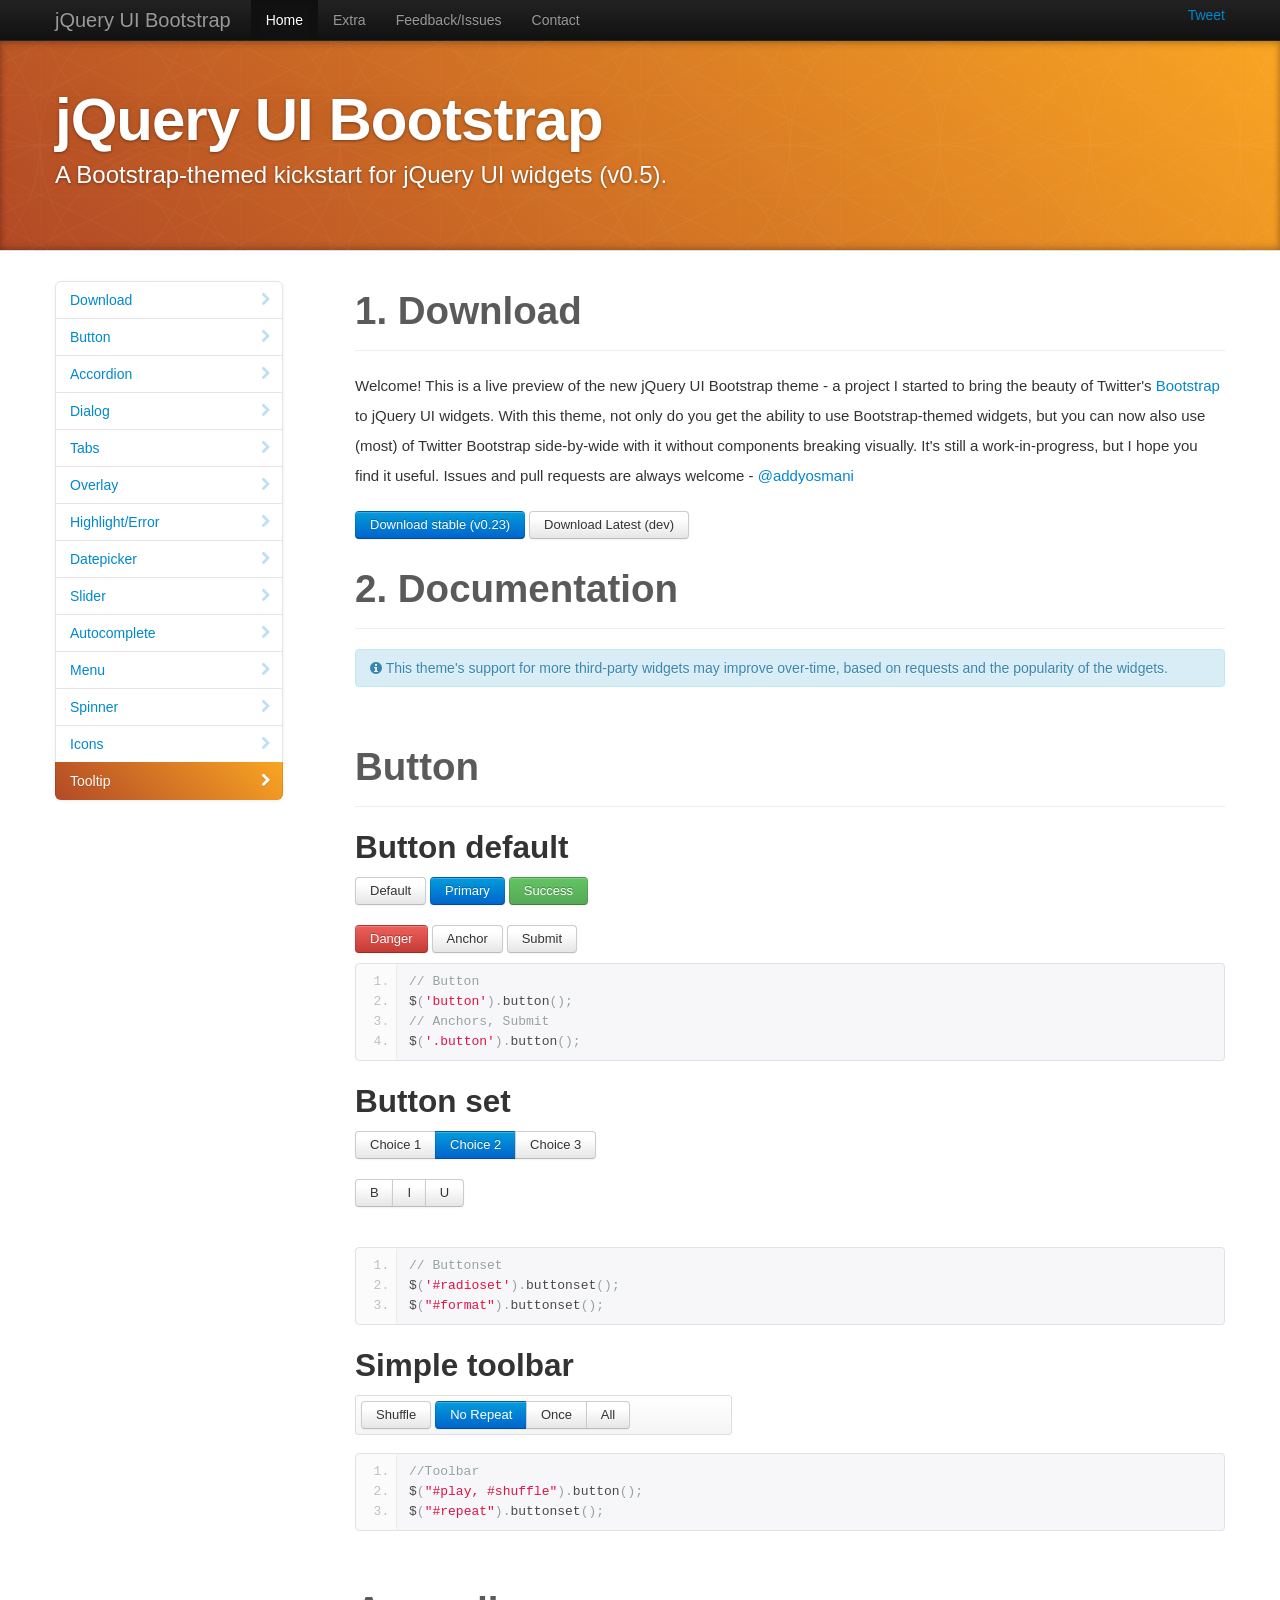
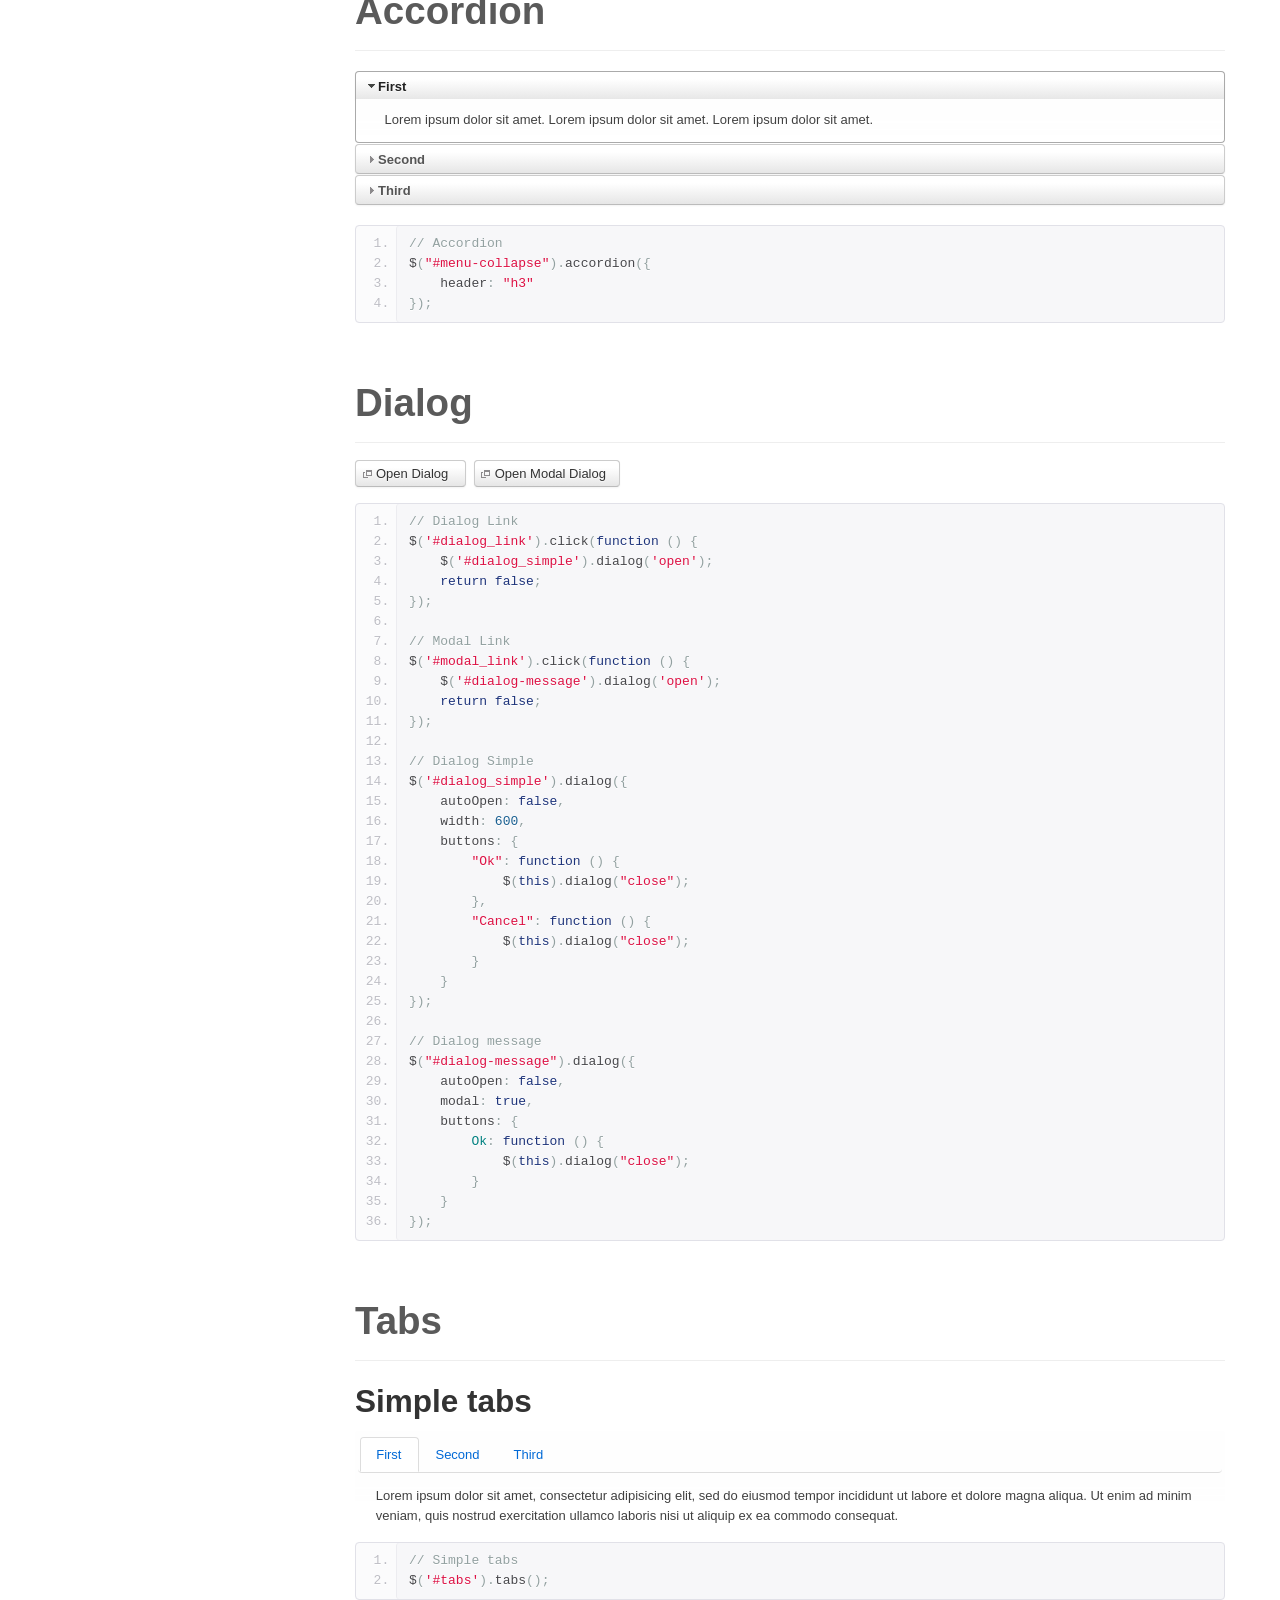
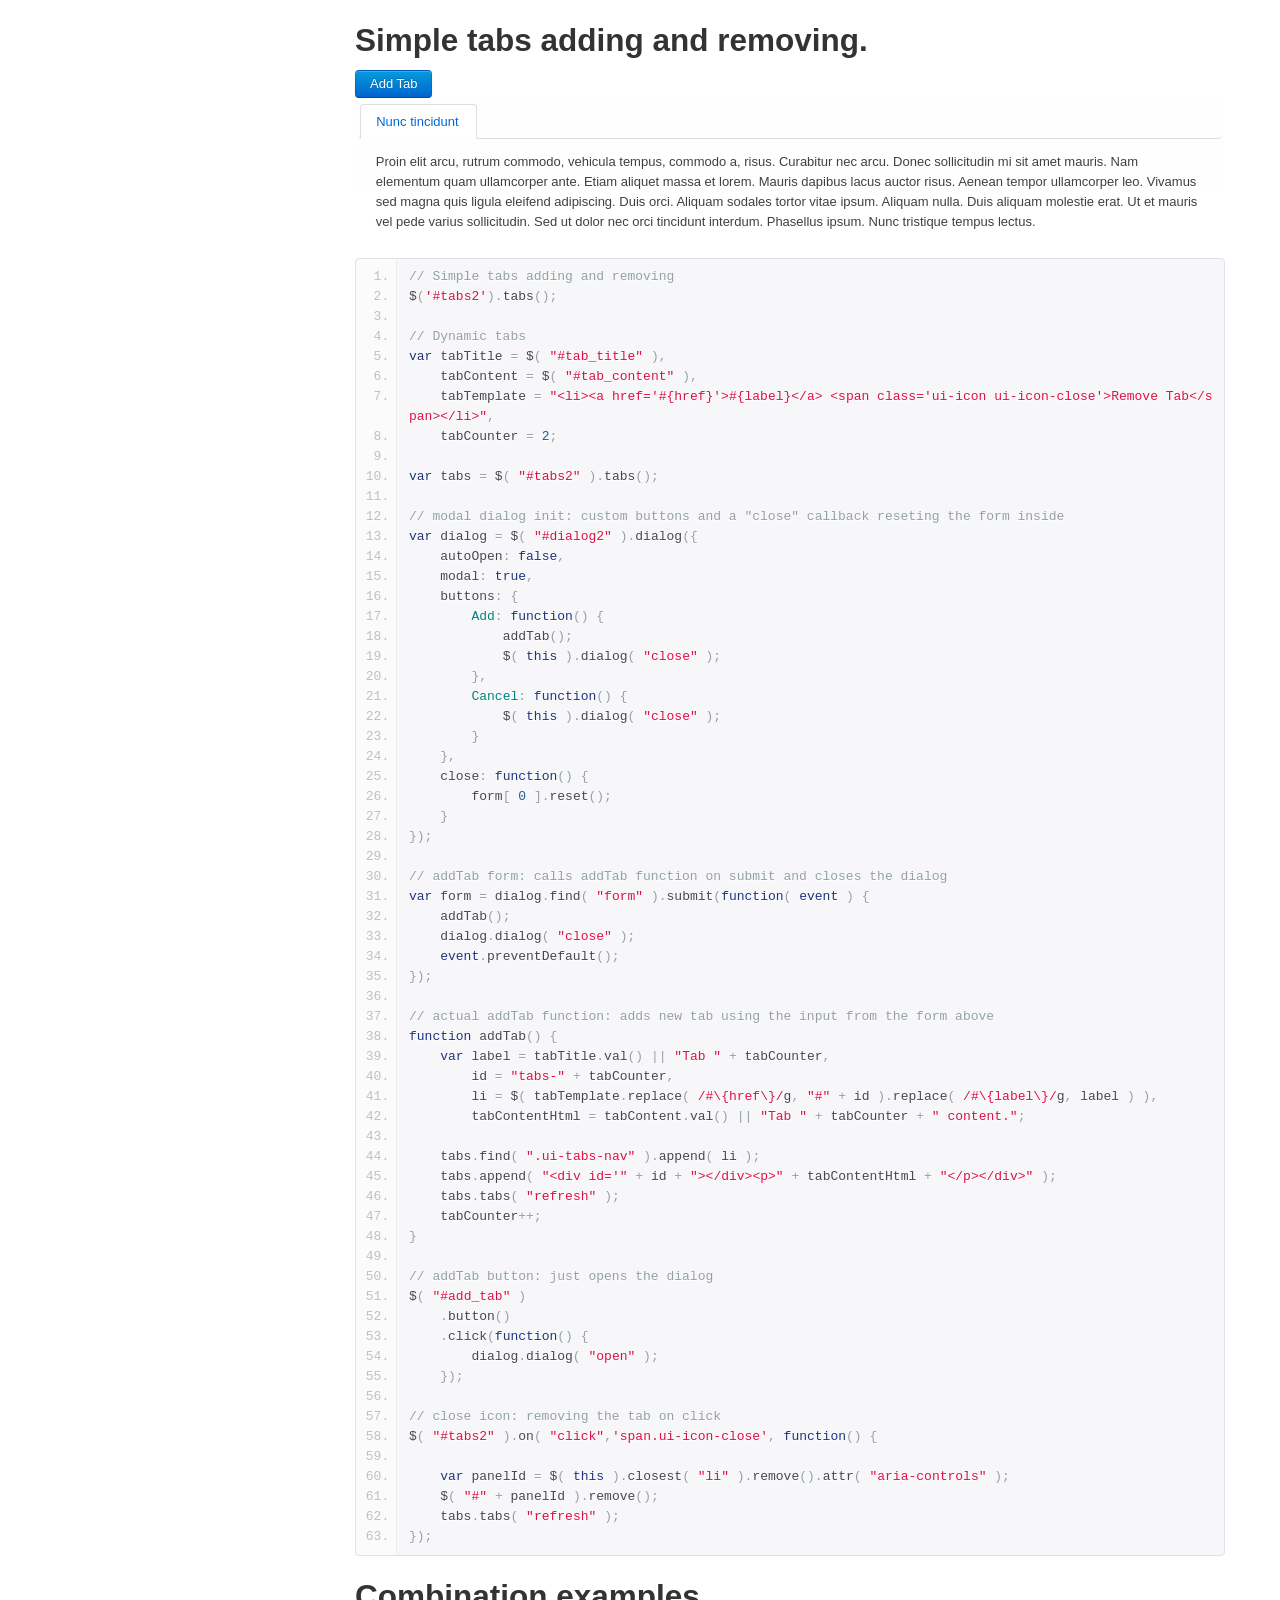
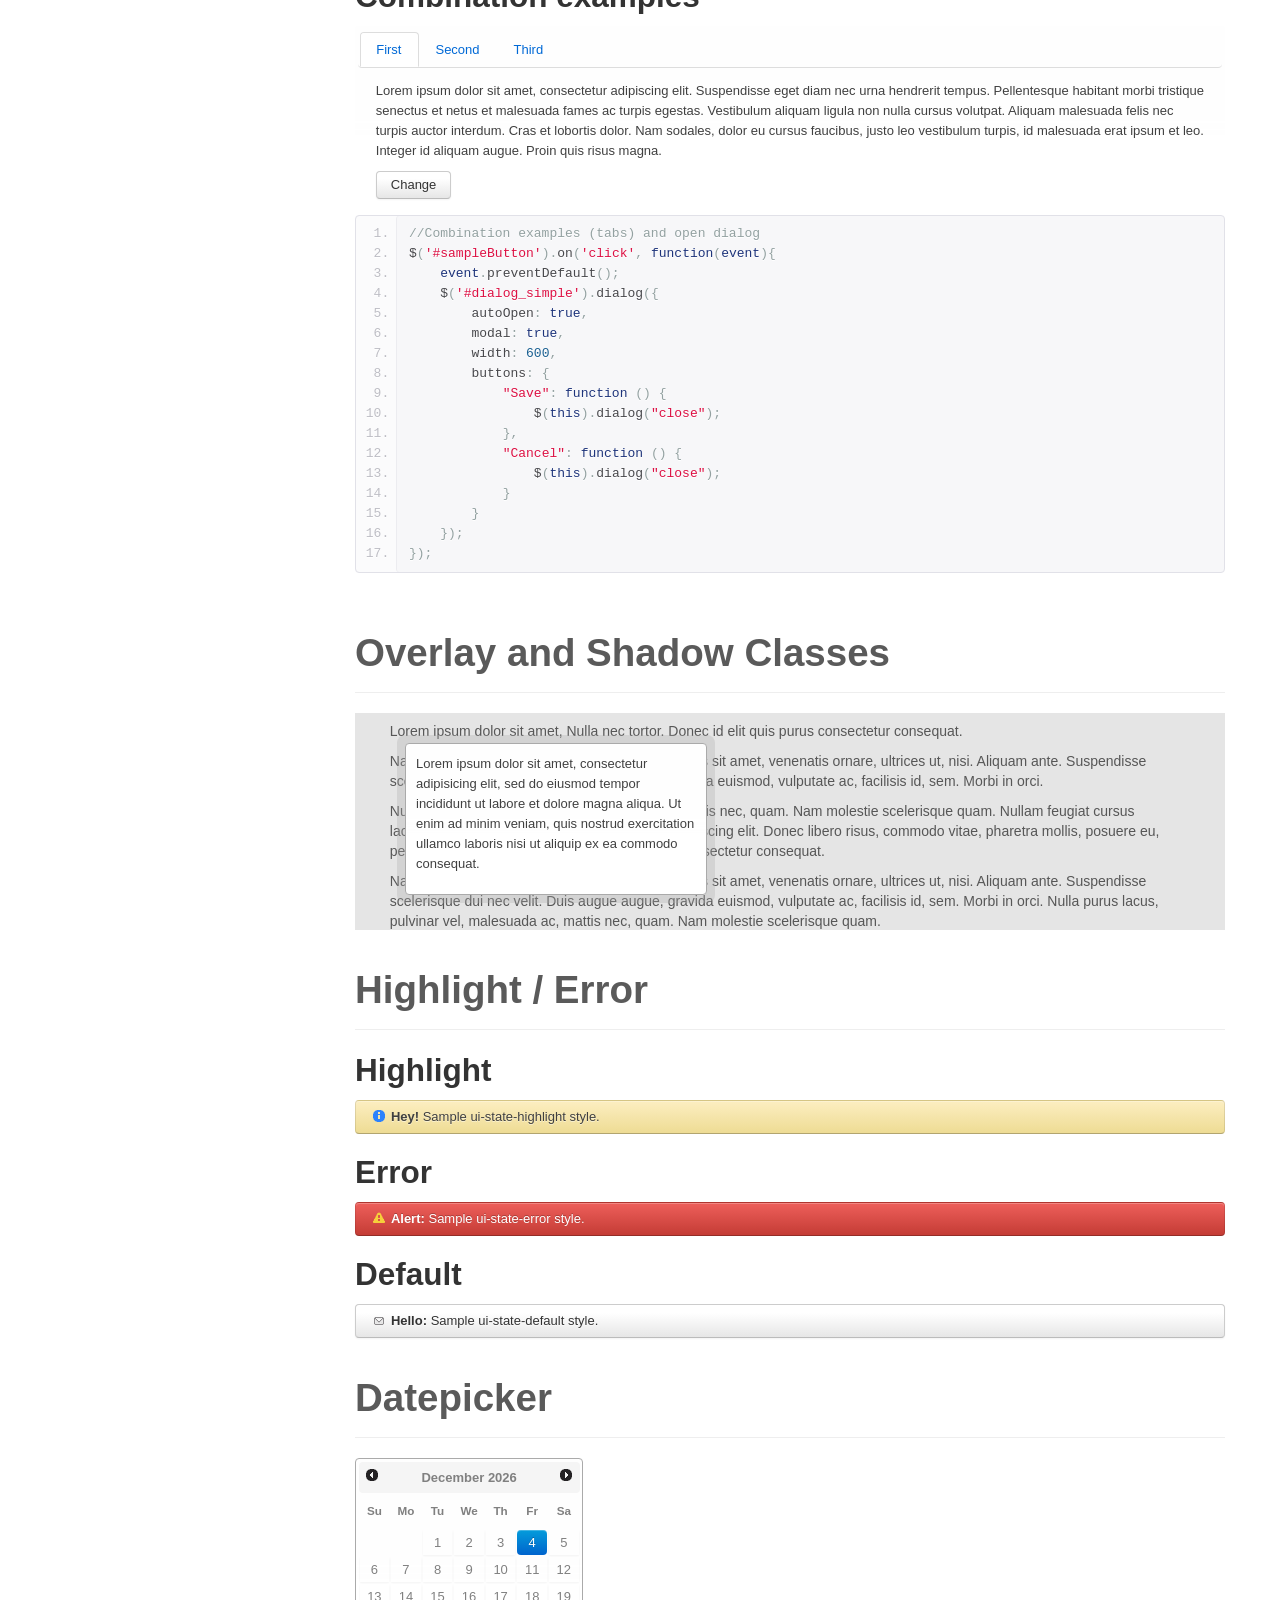
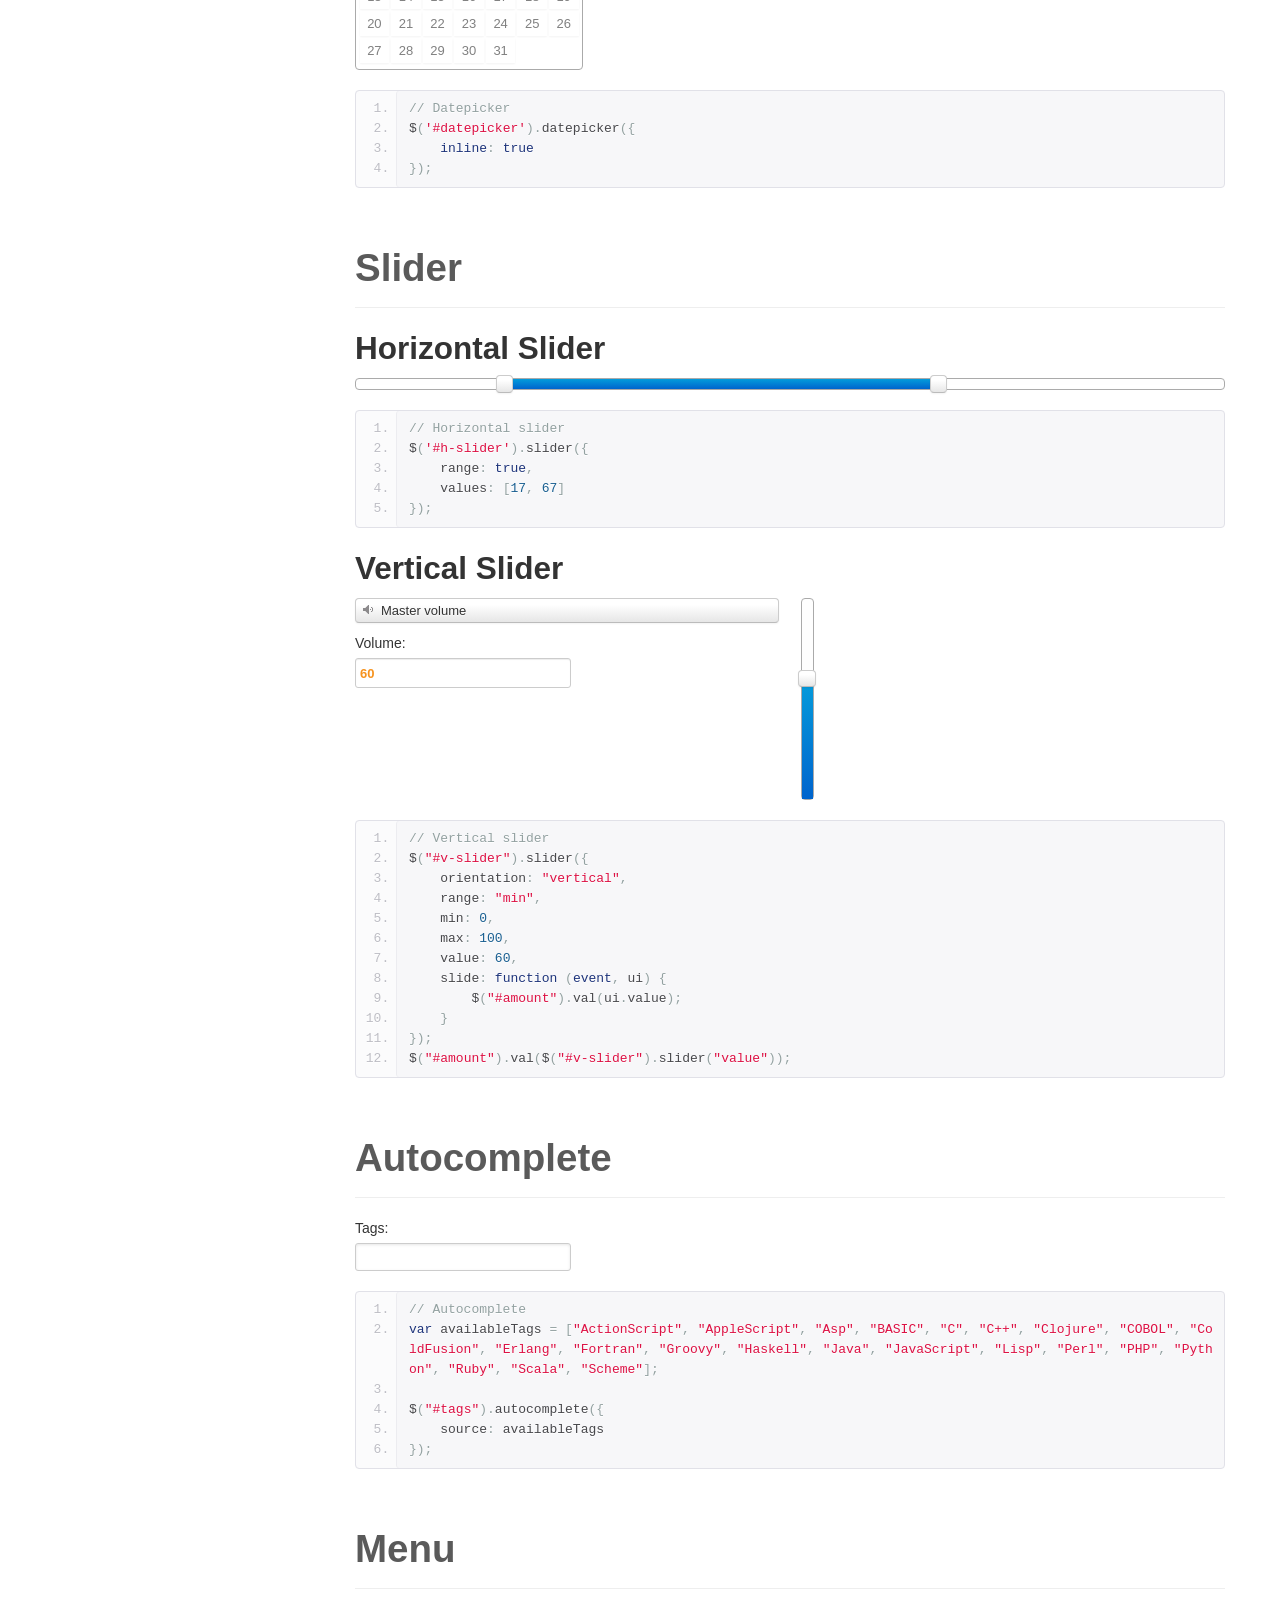
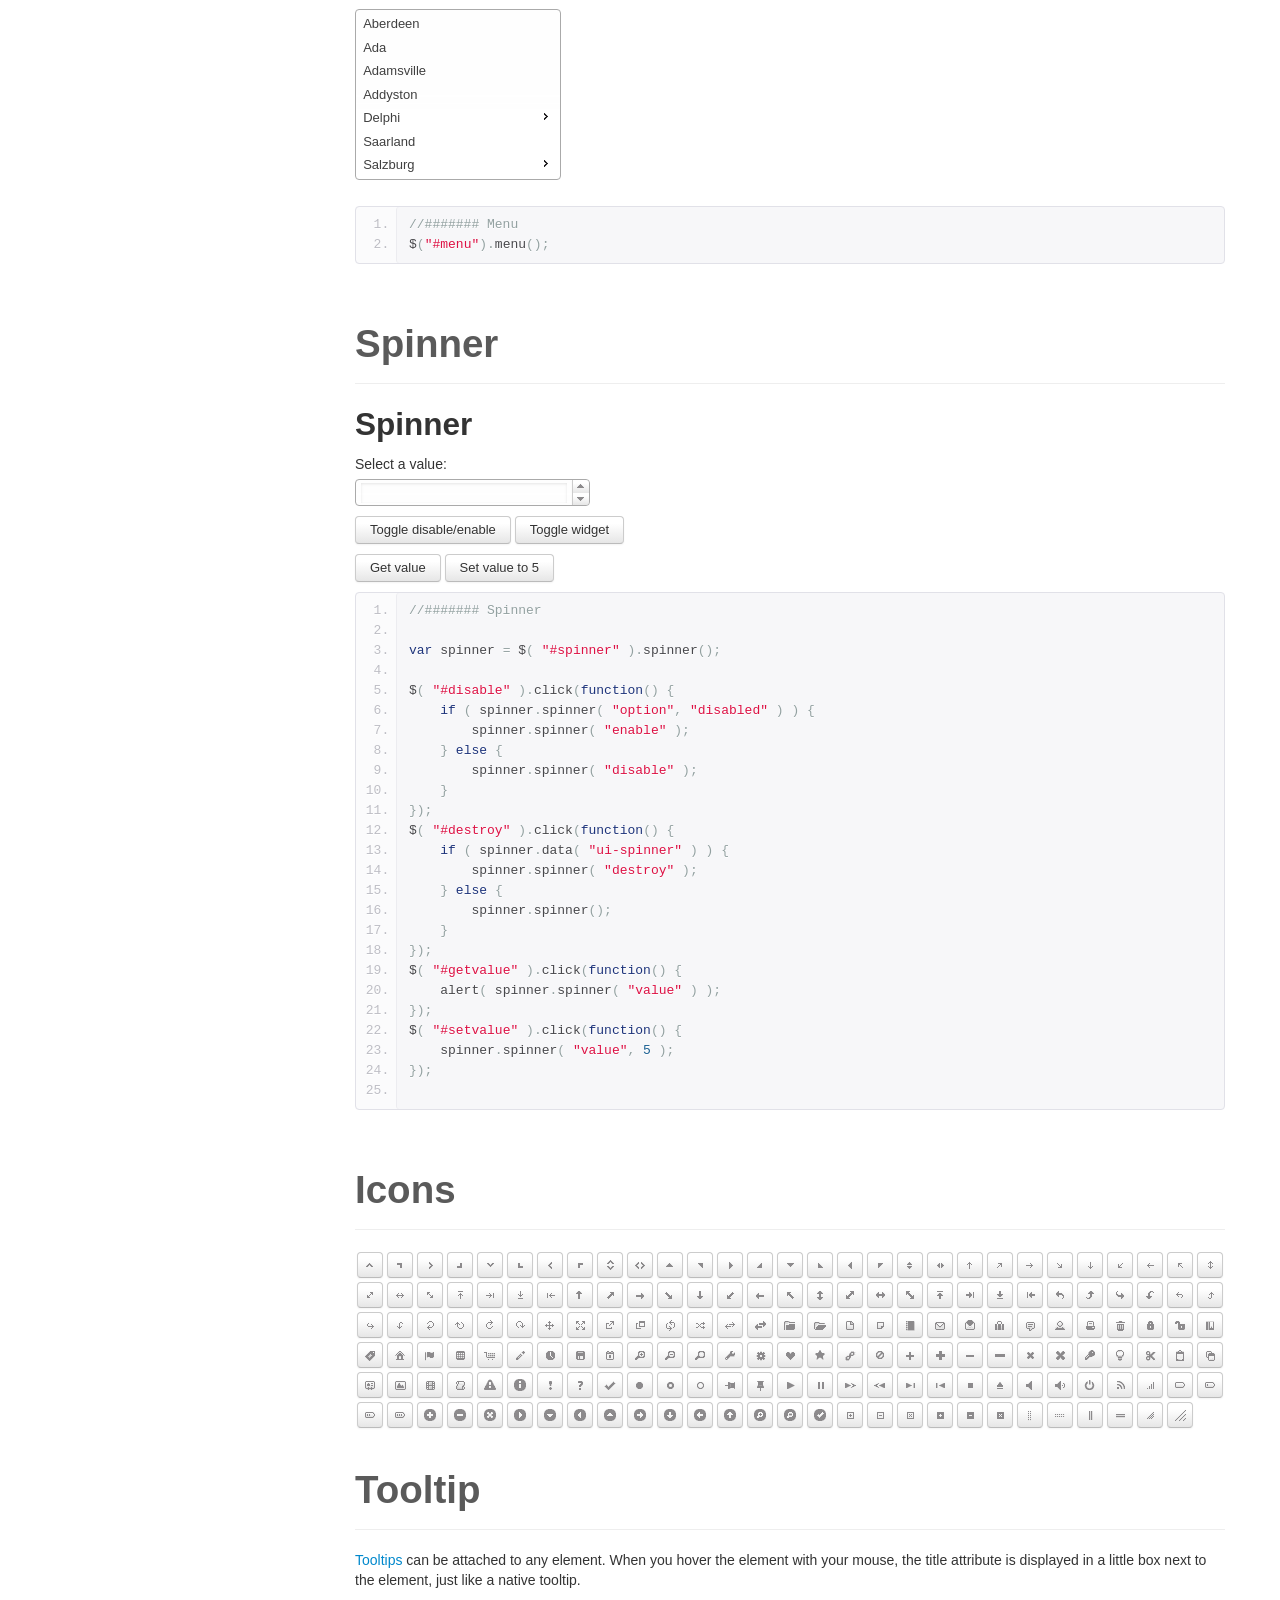
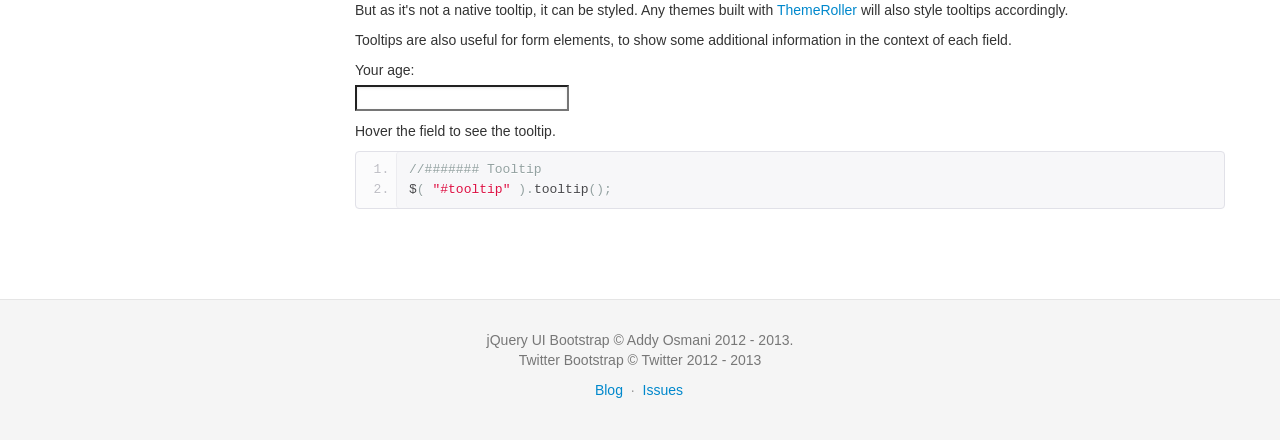
<file: app/static/jquery-ui-bootstrap/index.html>
<!DOCTYPE html>
        <html lang="en">
        <head>
            <meta charset="utf-8">
            <title>jQuery UI Bootstrap</title>
            <meta name="viewport" content="width=device-width, initial-scale=1.0">
            <meta name="description" content="A preview of the jQuery UI Bootstrap theme">
            <meta name="author" content="Addy Osmani">

            <!-- Le styles -->
            <link href="assets/css/bootstrap.min.css" rel="stylesheet">
            <link type="text/css" href="css/custom-theme/jquery-ui-1.10.0.custom.css" rel="stylesheet" />
            <link type="text/css" href="assets/css/font-awesome.min.css" rel="stylesheet" />
            <!--[if IE 7]>
            <link rel="stylesheet" href="assets/css/font-awesome-ie7.min.css">
            <![endif]-->
            <!--[if lt IE 9]>
            <link rel="stylesheet" type="text/css" href="css/custom-theme/jquery.ui.1.10.0.ie.css"/>
            <![endif]-->
            <link href="assets/css/docs.css" rel="stylesheet">
            <link href="assets/js/google-code-prettify/prettify.css" rel="stylesheet">

            <!-- Le HTML5 shim, for IE6-8 support of HTML5 elements -->
            <!--[if lt IE 9]>
            <script src="http://html5shim.googlecode.com/svn/trunk/html5.js"></script>
            <![endif]-->

            <!-- Le fav and touch icons -->
            <link rel="apple-touch-icon-precomposed" sizes="144x144" href="assets/ico/apple-touch-icon-144-precomposed.png">
            <link rel="apple-touch-icon-precomposed" sizes="114x114" href="assets/ico/apple-touch-icon-114-precomposed.png">
            <link rel="apple-touch-icon-precomposed" sizes="72x72" href="assets/ico/apple-touch-icon-72-precomposed.png">
            <link rel="apple-touch-icon-precomposed" href="assets/ico/apple-touch-icon-57-precomposed.png">
            <link rel="shortcut icon" href="assets/ico/favicon.png">

        </head>

        <body data-spy="scroll" data-target=".bs-docs-sidebar" data-twttr-rendered="true">

        <!-- Navbar
        ================================================== -->
        <div class="navbar navbar-inverse navbar-fixed-top">
            <div class="navbar-inner">
                <div class="container">
                    <button type="button" class="btn btn-navbar" data-toggle="collapse" data-target=".nav-collapse">
                        <span class="icon-bar"></span>
                        <span class="icon-bar"></span>
                        <span class="icon-bar"></span>
                    </button>
                    <a class="brand" href="http://github.com/addyosmani/jquery-ui-bootstrap">jQuery UI Bootstrap</a>
                    <div class="nav-collapse collapse">
                        <ul class="nav">
                            <li class="active">
                                <a href="./index.html">Home</a>
                            </li>
                            <li>
                                <a href="./extra.html">Extra</a>
                            </li>
                            <li>
                                <a href="http://github.com/addyosmani/jquery-ui-bootstrap/issues">Feedback/Issues</a>
                            </li>
                            <li>
                                <a href="http://twitter.com/addyosmani">Contact</a>
                            </li>
                        </ul>
                        <div id="twitter-share" class="pull-right">
                            <a href="https://twitter.com/share" class="twitter-share-button" data-url="http://addyosmani.github.com/jquery-ui-bootstrap/" data-text="A new jQuery UI Bootstrap theme" data-via="addyosmani" data-size="large">Tweet</a>
                            <script>!function(d,s,id){var js,fjs=d.getElementsByTagName(s)[0];if(!d.getElementById(id)){js=d.createElement(s);js.id=id;js.src="//platform.twitter.com/widgets.js";fjs.parentNode.insertBefore(js,fjs);}}(document,"script","twitter-wjs");</script>
                        </div>
                    </div>
                </div>
            </div>
        </div>


        <!-- Subhead
        ================================================== -->
        <header class="jumbotron subhead" id="overview">
            <div class="container">
                <h1>jQuery UI Bootstrap</h1>
                <p class="lead">A Bootstrap-themed kickstart for jQuery UI widgets (v0.5).</p>
            </div>
        </header>


        <div class="container">
        <!-- Docs nav ================================================== -->
        <div class="row">
        <div class="span3 bs-docs-sidebar">
            <ul class="nav nav-list bs-docs-sidenav">
                <li><a href="#download-bootstrap"><i class="icon-chevron-right"></i> Download</a></li>
                <li><a href="#button"><i class="icon-chevron-right"></i> Button</a></li>
                <li><a href="#accordion"><i class="icon-chevron-right"></i> Accordion</a></li>
                <li><a href="#dialog"><i class="icon-chevron-right"></i> Dialog</a></li>
                <li><a href="#tabs-simple"><i class="icon-chevron-right"></i> Tabs</a></li>
                <li><a href="#overlay"><i class="icon-chevron-right"></i> Overlay</a></li>
                <li><a href="#block-state"><i class="icon-chevron-right"></i> Highlight/Error</a></li>
                <li><a href="#calendar"><i class="icon-chevron-right"></i> Datepicker</a></li>
                <li><a href="#slider"><i class="icon-chevron-right"></i> Slider</a></li>
                <li><a href="#autocomplete"><i class="icon-chevron-right"></i> Autocomplete</a></li>
                <li><a href="#block-menu"><i class="icon-chevron-right"></i> Menu</a></li>
                <li><a href="#block-spinner"><i class="icon-chevron-right"></i> Spinner</a></li>
                <li><a href="#block-icons"><i class="icon-chevron-right"></i> Icons</a></li>
                <li><a href="#block-tooltip"><i class="icon-chevron-right"></i> Tooltip</a></li>
            </ul>
        </div>
        <div class="span9">
            <!-- Download ================================================== -->
            <section id="download-bootstrap">
                <div class="page-header">
                    <h1>1. Download</h1>
                </div>
                <div class="row-fluid">
                    <p class="docs-lead">
                        Welcome! This is a live preview of the new jQuery UI Bootstrap theme - a project I started to bring the beauty of Twitter's <a href="http://twitter.github.com/bootstrap/">Bootstrap</a> to jQuery UI widgets.
                        With this theme, not only do you get the ability to use Bootstrap-themed widgets, but you can now also use (most) of Twitter Bootstrap side-by-wide with it without components breaking visually.
                        It's still a work-in-progress, but I hope you find it useful. Issues and pull requests are always welcome - <a href="http://twitter.com/addyosmani">@addyosmani</a></p>
                    </p>
                    <p>
                        <a class="download-btn ui-button-primary"href="https://github.com/addyosmani/jquery-ui-bootstrap/zipball/v0.23">Download stable (v0.23)</a>
                        <a class="download-btn" href="https://github.com/addyosmani/jquery-ui-bootstrap/zipball/master" >Download Latest (dev)</a>
                    </p>
                </div>
            </section>
            <div class="page-header">
                <h1>2. Documentation</h1>
            </div>
            <div class="alert alert-info">
                <span class="icon-info-sign"></span> This theme's support for more third-party widgets may improve over-time, based on requests and the popularity of the widgets.
            </div>
            <!-- Button -->
            <section id="button">
                <div class="page-header">
                    <h1>Button</h1>
                </div>
                <!-- Buttons -->
                <h2>Button default</h2>
                <p>
                    <button>Default</button>
                    <button class="ui-button-primary">Primary</button>
                    <button class="ui-button-success">Success</button>
                    </br>
                    </br>
                    <button class="ui-button-error">Danger</button>
                    <a class="button">Anchor</a>
                    <input type="submit" class="button" value="Submit"/>
                </p>

<pre class="prettyprint linenums">
// Button
$('button').button();
// Anchors, Submit
$('.button').button();
</pre>
                <!-- Button set-->
                <h2>Button set</h2>
                <p>
                    <form>
                        <div id="radioset">
                            <input type="radio" id="radio1" name="radio" /><label for="radio1">Choice 1</label>
                            <input type="radio" id="radio2" name="radio" checked="checked" /><label for="radio2">Choice 2</label>
                            <input type="radio" id="radio3" name="radio" /><label for="radio3">Choice 3</label>
                        </div>
                        </br>
                        <div id="format">
                            <input type="checkbox" id="check1" /><label for="check1">B</label>
                            <input type="checkbox" id="check2" /><label for="check2">I</label>
                            <input type="checkbox" id="check3" /><label for="check3">U</label>
                        </div>
                        </br>
                    </form>
                </p>
<pre class="prettyprint linenums">
// Buttonset
$('#radioset').buttonset();
$("#format").buttonset();
</pre>
            <h2>Simple toolbar</h2>
                <div id="toolbar" class="span4 ui-toolbar ui-widget-header ui-corner-all">

                <input type="checkbox" id="shuffle" /><label for="shuffle">Shuffle</label>
                
                <span id="repeat">
                  <input type="radio" id="repeat0" name="repeat" checked="checked" /><label for="repeat0">No Repeat</label>
                  <input type="radio" id="repeat1" name="repeat" /><label for="repeat1">Once</label>
                  <input type="radio" id="repeatall" name="repeat" /><label for="repeatall">All</label>
                </span>

              </div>
              <div class="clearfix"></div>
<pre class="prettyprint linenums">
//Toolbar
$("#play, #shuffle").button();
$("#repeat").buttonset();
</pre>
            </section>
            <!-- Accordion -->
            <section id="accordion">
                <div class="page-header">
                    <h1>Accordion</h1>
                </div>
                <div id="menu-collapse">
                    <div>
                        <h3><a href="#">First</a></h3>
                        <div>Lorem ipsum dolor sit amet. Lorem ipsum dolor sit amet. Lorem ipsum dolor sit amet.</div>
                    </div>
                    <div>
                        <h3><a href="#">Second</a></h3>
                        <div>Phasellus mattis tincidunt nibh.</div>
                    </div>
                    <div>
                        <h3><a href="#">Third</a></h3>
                        <div>Nam dui erat, auctor a, dignissim quis.</div>
                    </div>
                </div>
<pre class="prettyprint linenums">
// Accordion
$("#menu-collapse").accordion({
    header: "h3"
});
</pre>
            </section>
            <!-- Dialog -->
            <section id="dialog">
                <div class="page-header">
                    <h1>Dialog</h1>
                </div>
                <p class="dialog-button">
                    <a href="#" id="dialog_link" class="ui-state-default ui-corner-all">
                        <span class="ui-icon ui-icon-newwin"></span>Open Dialog
                    </a>
                    &nbsp;
                    <a href="#" id="modal_link" class="ui-state-default ui-corner-all">
                        <span class="ui-icon ui-icon-newwin"></span>
                        Open Modal Dialog
                    </a>
                </p>
                <!-- ui-dialog -->
                <div id="dialog_simple" title="Dialog Simple Title">
                    <p>Lorem ipsum dolor sit amet, consectetur adipisicing elit, sed do eiusmod tempor incididunt ut labore et dolore magna aliqua. Ut enim ad minim veniam, quis nostrud exercitation ullamco laboris nisi ut aliquip ex ea commodo consequat.</p>
                </div>
                <!--static dialog-->
                <div id="dialog-message" title="Modal Dialog">
                    <p>
                        <span class="ui-icon ui-icon-circle-check" style="float:left; margin:0 7px 50px 0;"></span>
                        Your files have downloaded successfully into the My Downloads folder.
                    </p>
                    <p>
                        Currently using <b>36% of your storage space</b>.
                    </p>
                </div>
                <!--end static dialog-->
<pre class="prettyprint linenums">
// Dialog Link
$('#dialog_link').click(function () {
    $('#dialog_simple').dialog('open');
    return false;
});

// Modal Link
$('#modal_link').click(function () {
    $('#dialog-message').dialog('open');
    return false;
});

// Dialog Simple
$('#dialog_simple').dialog({
    autoOpen: false,
    width: 600,
    buttons: {
        "Ok": function () {
            $(this).dialog("close");
        },
        "Cancel": function () {
            $(this).dialog("close");
        }
    }
});

// Dialog message
$("#dialog-message").dialog({
    autoOpen: false,
    modal: true,
    buttons: {
        Ok: function () {
            $(this).dialog("close");
        }
    }
});
</pre>
            </section>
            <!-- Tabs -->
            <section id="tabs-simple">
                <div class="page-header">
                    <h1>Tabs</h1>
                </div>
                <h2>Simple tabs</h2>
                <!--Demo-->
                <div id="tabs">
                    <ul>
                        <li><a href="#tabs-a">First</a></li>
                        <li><a href="#tabs-b">Second</a></li>
                        <li><a href="#tabs-c">Third</a></li>
                    </ul>
                    <div id="tabs-a">Lorem ipsum dolor sit amet, consectetur adipisicing elit, sed do eiusmod tempor incididunt ut labore et dolore magna aliqua. Ut enim ad minim veniam, quis nostrud exercitation ullamco laboris nisi ut aliquip ex ea commodo consequat.</div>
                    <div id="tabs-b">Phasellus mattis tincidunt nibh. Cras orci urna, blandit id, pretium vel, aliquet ornare, felis. Maecenas scelerisque sem non nisl. Fusce sed lorem in enim dictum bibendum.</div>
                    <div id="tabs-c">Nam dui erat, auctor a, dignissim quis, sollicitudin eu, felis. Pellentesque nisi urna, interdum eget, sagittis et, consequat vestibulum, lacus. Mauris porttitor ullamcorper augue.</div>
                </div>
                <!-- End demo -->
<pre class="prettyprint linenums">
// Simple tabs
$('#tabs').tabs();
</pre>
                <h2>Simple tabs adding and removing.</h2>
                <!-- Demo -->
                <div id="dialog2" title="Tab data">
                    <form>
                        <fieldset class="ui-helper-reset">
                            <label for="tab_title">Title</label>
                            <input type="text" name="tab_title" id="tab_title" value="" class="ui-widget-content ui-corner-all" />
                            <label for="tab_content">Content</label>
                            <textarea name="tab_content" id="tab_content" class="ui-widget-content ui-corner-all"></textarea>
                        </fieldset>
                    </form>
                </div>

                <button id="add_tab" class="ui-button-primary">Add Tab</button>

                <div id="tabs2">
                    <ul>
                        <li><a href="#tabs-1">Nunc tincidunt</a></li>
                    </ul>
                    <div id="tabs-1">
                        <p>Proin elit arcu, rutrum commodo, vehicula tempus, commodo a, risus. Curabitur nec arcu. Donec sollicitudin mi sit amet mauris. Nam elementum quam ullamcorper ante. Etiam aliquet massa et lorem. Mauris dapibus lacus auctor risus. Aenean tempor ullamcorper leo. Vivamus sed magna quis ligula eleifend adipiscing. Duis orci. Aliquam sodales tortor vitae ipsum. Aliquam nulla. Duis aliquam molestie erat. Ut et mauris vel pede varius sollicitudin. Sed ut dolor nec orci tincidunt interdum. Phasellus ipsum. Nunc tristique tempus lectus.</p>
                    </div>
                </div>
                <!-- End demo -->
<pre class="prettyprint linenums">
// Simple tabs adding and removing
$('#tabs2').tabs();

// Dynamic tabs
var tabTitle = $( "#tab_title" ),
    tabContent = $( "#tab_content" ),
    tabTemplate = "&lt;li&gt;&lt;a href='#{href}'>#{label}&lt;/a&gt; &lt;span class='ui-icon ui-icon-close'>Remove Tab&lt;/span&gt;&lt;/li&gt;",
    tabCounter = 2;

var tabs = $( "#tabs2" ).tabs();

// modal dialog init: custom buttons and a "close" callback reseting the form inside
var dialog = $( "#dialog2" ).dialog({
    autoOpen: false,
    modal: true,
    buttons: {
        Add: function() {
            addTab();
            $( this ).dialog( "close" );
        },
        Cancel: function() {
            $( this ).dialog( "close" );
        }
    },
    close: function() {
        form[ 0 ].reset();
    }
});

// addTab form: calls addTab function on submit and closes the dialog
var form = dialog.find( "form" ).submit(function( event ) {
    addTab();
    dialog.dialog( "close" );
    event.preventDefault();
});

// actual addTab function: adds new tab using the input from the form above
function addTab() {
    var label = tabTitle.val() || "Tab " + tabCounter,
        id = "tabs-" + tabCounter,
        li = $( tabTemplate.replace( /#\{href\}/g, "#" + id ).replace( /#\{label\}/g, label ) ),
        tabContentHtml = tabContent.val() || "Tab " + tabCounter + " content.";

    tabs.find( ".ui-tabs-nav" ).append( li );
    tabs.append( "&lt;div id='" + id + "&gt;&lt;/div&gt;&lt;p&gt;" + tabContentHtml + "&lt;/p&gt;&lt;/div&gt;" );
    tabs.tabs( "refresh" );
    tabCounter++;
}

// addTab button: just opens the dialog
$( "#add_tab" )
    .button()
    .click(function() {
        dialog.dialog( "open" );
    });

// close icon: removing the tab on click
$( "#tabs2" ).on( "click",'span.ui-icon-close', function() {

    var panelId = $( this ).closest( "li" ).remove().attr( "aria-controls" );
    $( "#" + panelId ).remove();
    tabs.tabs( "refresh" );
});
</pre>
                <h2>Combination examples</h2>
                <!--start combinations-->
                <div id="tabs3">
                    <ul>
                        <li><a href="#tabs3-1">First</a></li>
                        <li><a href="#tabs3-2">Second</a></li>
                        <li><a href="#tabs3-3">Third</a></li>
                    </ul>
                    <div id="tabs3-1">
                        <p>Lorem ipsum dolor sit amet, consectetur adipiscing elit. Suspendisse eget diam nec urna hendrerit tempus. Pellentesque habitant morbi tristique senectus et netus et malesuada fames ac turpis egestas. Vestibulum aliquam ligula non nulla cursus volutpat. Aliquam malesuada felis nec turpis auctor interdum. Cras et lobortis dolor. Nam sodales, dolor eu cursus faucibus, justo leo vestibulum turpis, id malesuada erat ipsum et leo. Integer id aliquam augue. Proin quis risus magna.</p>
                        <a href="#" id="sampleButton">Change</a>
                    </div>
                    <div id="tabs3-2">Tab 2</div>
                    <div id="tabs3-3">Tab 3</div>
                </div>
                <!--end combinations-->
<pre class="prettyprint linenums">
//Combination examples (tabs) and open dialog
$('#sampleButton').on('click', function(event){
    event.preventDefault();
    $('#dialog_simple').dialog({
        autoOpen: true,
        modal: true,
        width: 600,
        buttons: {
            "Save": function () {
                $(this).dialog("close");
            },
            "Cancel": function () {
                $(this).dialog("close");
            }
        }
    });
});
</pre>
            <!-- End tabs -->
            </section>
            <section id="overlay">
                <div class="page-header">
                    <h1>Overlay and Shadow Classes</h1>
                </div>
                <div class="window-contain">
                    <p>Lorem ipsum dolor sit amet,  Nulla nec tortor. Donec id elit quis purus consectetur consequat. </p><p>Nam congue semper tellus. Sed erat dolor, dapibus sit amet, venenatis ornare, ultrices ut, nisi. Aliquam ante. Suspendisse scelerisque dui nec velit. Duis augue augue, gravida euismod, vulputate ac, facilisis id, sem. Morbi in orci. </p><p>Nulla purus lacus, pulvinar vel, malesuada ac, mattis nec, quam. Nam molestie scelerisque quam. Nullam feugiat cursus lacus.orem ipsum dolor sit amet, consectetur adipiscing elit. Donec libero risus, commodo vitae, pharetra mollis, posuere eu, pede. Nulla nec tortor. Donec id elit quis purus consectetur consequat. </p><p>Nam congue semper tellus. Sed erat dolor, dapibus sit amet, venenatis ornare, ultrices ut, nisi. Aliquam ante. Suspendisse scelerisque dui nec velit. Duis augue augue, gravida euismod, vulputate ac, facilisis id, sem. Morbi in orci. Nulla purus lacus, pulvinar vel, malesuada ac, mattis nec, quam. Nam molestie scelerisque quam. </p><p>Nullam feugiat cursus lacus.orem ipsum dolor sit amet, consectetur adipiscing elit. Donec libero risus, commodo vitae, pharetra mollis, posuere eu, pede. Nulla nec tortor. Donec id elit quis purus consectetur consequat. Nam congue semper tellus. Sed erat dolor, dapibus sit amet, venenatis ornare, ultrices ut, nisi. Aliquam ante. </p><p>Suspendisse scelerisque dui nec velit. Duis augue augue, gravida euismod, vulputate ac, facilisis id, sem. Morbi in orci. Nulla purus lacus, pulvinar vel, malesuada ac, mattis nec, quam. Nam molestie scelerisque quam. Nullam feugiat cursus lacus.orem ipsum dolor sit amet, consectetur adipiscing elit. Donec libero risus, commodo vitae, pharetra mollis, posuere eu, pede. Nulla nec tortor. Donec id elit quis purus consectetur consequat. Nam congue semper tellus. Sed erat dolor, dapibus sit amet, venenatis ornare, ultrices ut, nisi. </p>

                    <!-- ui-overlay -->
                    <div class="ui-overlay">
                        <div class="ui-widget-overlay"></div>
                        <div class="ui-widget-shadow ui-corner-all" style="width: 302px; height: 152px; position: absolute; left: 50px; top: 30px;"></div>
                    </div>
                    <div style="position: absolute; width: 280px; height: 130px;left: 50px; top: 30px; padding: 10px;" class="ui-widget ui-widget-content ui-corner-all">
                        <div class="ui-dialog-content ui-widget-content" style="background: none; border: 0;">
                            <p>Lorem ipsum dolor sit amet, consectetur adipisicing elit, sed do eiusmod tempor incididunt ut labore et dolore magna aliqua. Ut enim ad minim veniam, quis nostrud exercitation ullamco laboris nisi ut aliquip ex ea commodo consequat.</p>
                        </div>
                    </div>

                </div>
            </section>
            <section id="block-state">
                <div class="page-header">
                    <h1>Highlight / Error</h1>
                </div>
                <!-- Highlight / Error -->
                <h2>Highlight</h2>
                <div class="ui-widget">
                  <div class="ui-state-highlight ui-corner-all">
                    <p><span class="ui-icon ui-icon-info" style="float: left; margin-right: .3em;"></span>
                    <strong>Hey!</strong> Sample ui-state-highlight style.</p>
                  </div>
                </div>
                <h2>Error</h2>
                <div class="ui-widget">
                  <div class="ui-state-error ui-corner-all">
                    <p><span class="ui-icon ui-icon-alert" style="float: left; margin-right: .3em;"></span>
                    <strong>Alert:</strong> Sample ui-state-error style.</p>
                  </div>
                </div>
                <h2>Default</h2>
                <div class="ui-widget">
                  <div class="ui-state-default ui-corner-all">
                    <p><span class="ui-icon ui-icon-mail-closed" style="float: left; margin-right: .3em;"></span>
                    <strong>Hello:</strong> Sample ui-state-default style.</p>
                  </div>
                </div>
            </section>
            <!--end highlights-->
            <!-- Datepicker -->
            <section id="calendar">
                <div class="page-header">
                    <h1>Datepicker</h1>
                </div>
                <div id="datepicker"></div>
<pre class="prettyprint linenums">
// Datepicker
$('#datepicker').datepicker({
    inline: true
});
</pre>
            </section>
            <!--end datepicker-->
            <!-- Slider -->
            <section id="slider">
                <div class="page-header">
                    <h1>Slider</h1>
                </div>
                <h2>Horizontal Slider</h2>
                <div id="h-slider"></div>
<pre class="prettyprint linenums">
// Horizontal slider
$('#h-slider').slider({
    range: true,
    values: [17, 67]
});
</pre>
                 <!-- Vertical Slider -->
                <h2>Vertical Slider</h2>
                <div class="row-fluid">
                    <div class="span6">
                        <p class="ui-state-default ui-corner-all ui-helper-clearfix" style="padding:4px;">
                        <span class="ui-icon ui-icon-volume-on" style="float:left; margin:-2px 5px 0 0;"></span>
                        Master volume
                        </p>
                        <p>
                          <label for="amount">Volume:</label>
                          <input type="text" id="amount" />
                        </p>
                    </div>
                    <div class="span6">
                        <div id="v-slider" style="height:200px;"></div>
                    </div>
                </div>
<pre class="prettyprint linenums">
// Vertical slider
$("#v-slider").slider({
    orientation: "vertical",
    range: "min",
    min: 0,
    max: 100,
    value: 60,
    slide: function (event, ui) {
        $("#amount").val(ui.value);
    }
});
$("#amount").val($("#v-slider").slider("value"));
</pre>
            </section>
            <!--end slider-->
            <!-- Autocomplete -->
            <section id="autocomplete">
                <div class="page-header">
                    <h1>Autocomplete</h1>
                </div>
                <div class="ui-widget">
                    <label for="tags">Tags: </label>
                    <input id="tags" />
                </div>
<pre class="prettyprint linenums">
// Autocomplete
var availableTags = ["ActionScript", "AppleScript", "Asp", "BASIC", "C", "C++", "Clojure", "COBOL", "ColdFusion", "Erlang", "Fortran", "Groovy", "Haskell", "Java", "JavaScript", "Lisp", "Perl", "PHP", "Python", "Ruby", "Scala", "Scheme"];

$("#tags").autocomplete({
    source: availableTags
});
</pre>
            </section>
            <!--end Autocomplete-->
            <!-- Menu -->
            <section id="block-menu">
                <div class="page-header">
                    <h1>Menu</h1>
                </div>
                <div class="clearfix">
                    <ul id="menu">
                      <li><a href="#">Aberdeen</a></li>
                      <li><a href="#">Ada</a></li>
                      <li><a href="#">Adamsville</a></li>
                      <li><a href="#">Addyston</a></li>
                      <li>
                          <a href="#">Delphi</a>
                          <ul>
                              <li><a href="#">Ada</a></li>
                              <li><a href="#">Saarland</a></li>
                              <li><a href="#">Salzburg</a></li>
                          </ul>
                      </li>
                      <li><a href="#">Saarland</a></li>
                      <li>
                          <a href="#">Salzburg</a>
                          <ul>
                              <li>
                                  <a href="#">Delphi</a>
                                  <ul>
                                      <li><a href="#">Ada</a></li>
                                      <li><a href="#">Saarland</a></li>
                                      <li><a href="#">Salzburg</a></li>
                                  </ul>
                              </li>
                              <li>
                                  <a href="?Delphi">Delphi</a>
                                  <ul>
                                      <li><a href="#">Ada</a></li>
                                      <li><a href="#">Saarland</a></li>
                                      <li><a href="#">Salzburg</a></li>
                                  </ul>
                              </li>
                              <li><a href="#">Perch</a></li>
                          </ul>
                      </li>
                    </ul>
                </div>
<pre class="prettyprint linenums">
//####### Menu
$("#menu").menu();
</pre>
            </section>
            <!--end Menu-->
            <!-- Spinner -->
            <section id="block-spinner">
                <div class="page-header">
                    <h1>Spinner</h1>
                </div>
                <h2>Spinner</h2>
                <p>
                  <label for="spinner">Select a value:</label>
                  <input id="spinner" name="value" />
                </p>

                <p>
                  <button id="disable">Toggle disable/enable</button>
                  <button id="destroy">Toggle widget</button>
                </p>

                <p>
                  <button id="getvalue">Get value</button>
                  <button id="setvalue">Set value to 5</button>
                </p>
<pre class="prettyprint linenums">
//####### Spinner

var spinner = $( "#spinner" ).spinner();

$( "#disable" ).click(function() {
    if ( spinner.spinner( "option", "disabled" ) ) {
        spinner.spinner( "enable" );
    } else {
        spinner.spinner( "disable" );
    }
});
$( "#destroy" ).click(function() {
    if ( spinner.data( "ui-spinner" ) ) {
        spinner.spinner( "destroy" );
    } else {
        spinner.spinner();
    }
});
$( "#getvalue" ).click(function() {
    alert( spinner.spinner( "value" ) );
});
$( "#setvalue" ).click(function() {
    spinner.spinner( "value", 5 );
});

</pre>
            </section>
            <!--end Spinner-->
            <!-- Icons -->
            <section id="block-icons">
                <div class="page-header">
                    <h1>Icons</h1>
                </div>
                <div class="clearfix">
                    <ul id="icons" class="ui-widget ui-helper-clearfix">
                        <li class="ui-state-default ui-corner-all" title=".ui-icon-carat-1-n"><span class="ui-icon ui-icon-carat-1-n"></span></li>
                        <li class="ui-state-default ui-corner-all" title=".ui-icon-carat-1-ne"><span class="ui-icon ui-icon-carat-1-ne"></span></li>
                        <li class="ui-state-default ui-corner-all" title=".ui-icon-carat-1-e"><span class="ui-icon ui-icon-carat-1-e"></span></li>

                        <li class="ui-state-default ui-corner-all" title=".ui-icon-carat-1-se"><span class="ui-icon ui-icon-carat-1-se"></span></li>
                        <li class="ui-state-default ui-corner-all" title=".ui-icon-carat-1-s"><span class="ui-icon ui-icon-carat-1-s"></span></li>
                        <li class="ui-state-default ui-corner-all" title=".ui-icon-carat-1-sw"><span class="ui-icon ui-icon-carat-1-sw"></span></li>
                        <li class="ui-state-default ui-corner-all" title=".ui-icon-carat-1-w"><span class="ui-icon ui-icon-carat-1-w"></span></li>
                        <li class="ui-state-default ui-corner-all" title=".ui-icon-carat-1-nw"><span class="ui-icon ui-icon-carat-1-nw"></span></li>
                        <li class="ui-state-default ui-corner-all" title=".ui-icon-carat-2-n-s"><span class="ui-icon ui-icon-carat-2-n-s"></span></li>
                        <li class="ui-state-default ui-corner-all" title=".ui-icon-carat-2-e-w"><span class="ui-icon ui-icon-carat-2-e-w"></span></li>
                        <li class="ui-state-default ui-corner-all" title=".ui-icon-triangle-1-n"><span class="ui-icon ui-icon-triangle-1-n"></span></li>
                        <li class="ui-state-default ui-corner-all" title=".ui-icon-triangle-1-ne"><span class="ui-icon ui-icon-triangle-1-ne"></span></li>

                        <li class="ui-state-default ui-corner-all" title=".ui-icon-triangle-1-e"><span class="ui-icon ui-icon-triangle-1-e"></span></li>
                        <li class="ui-state-default ui-corner-all" title=".ui-icon-triangle-1-se"><span class="ui-icon ui-icon-triangle-1-se"></span></li>
                        <li class="ui-state-default ui-corner-all" title=".ui-icon-triangle-1-s"><span class="ui-icon ui-icon-triangle-1-s"></span></li>
                        <li class="ui-state-default ui-corner-all" title=".ui-icon-triangle-1-sw"><span class="ui-icon ui-icon-triangle-1-sw"></span></li>
                        <li class="ui-state-default ui-corner-all" title=".ui-icon-triangle-1-w"><span class="ui-icon ui-icon-triangle-1-w"></span></li>
                        <li class="ui-state-default ui-corner-all" title=".ui-icon-triangle-1-nw"><span class="ui-icon ui-icon-triangle-1-nw"></span></li>
                        <li class="ui-state-default ui-corner-all" title=".ui-icon-triangle-2-n-s"><span class="ui-icon ui-icon-triangle-2-n-s"></span></li>
                        <li class="ui-state-default ui-corner-all" title=".ui-icon-triangle-2-e-w"><span class="ui-icon ui-icon-triangle-2-e-w"></span></li>
                        <li class="ui-state-default ui-corner-all" title=".ui-icon-arrow-1-n"><span class="ui-icon ui-icon-arrow-1-n"></span></li>

                        <li class="ui-state-default ui-corner-all" title=".ui-icon-arrow-1-ne"><span class="ui-icon ui-icon-arrow-1-ne"></span></li>
                        <li class="ui-state-default ui-corner-all" title=".ui-icon-arrow-1-e"><span class="ui-icon ui-icon-arrow-1-e"></span></li>
                        <li class="ui-state-default ui-corner-all" title=".ui-icon-arrow-1-se"><span class="ui-icon ui-icon-arrow-1-se"></span></li>
                        <li class="ui-state-default ui-corner-all" title=".ui-icon-arrow-1-s"><span class="ui-icon ui-icon-arrow-1-s"></span></li>
                        <li class="ui-state-default ui-corner-all" title=".ui-icon-arrow-1-sw"><span class="ui-icon ui-icon-arrow-1-sw"></span></li>
                        <li class="ui-state-default ui-corner-all" title=".ui-icon-arrow-1-w"><span class="ui-icon ui-icon-arrow-1-w"></span></li>
                        <li class="ui-state-default ui-corner-all" title=".ui-icon-arrow-1-nw"><span class="ui-icon ui-icon-arrow-1-nw"></span></li>
                        <li class="ui-state-default ui-corner-all" title=".ui-icon-arrow-2-n-s"><span class="ui-icon ui-icon-arrow-2-n-s"></span></li>
                        <li class="ui-state-default ui-corner-all" title=".ui-icon-arrow-2-ne-sw"><span class="ui-icon ui-icon-arrow-2-ne-sw"></span></li>

                        <li class="ui-state-default ui-corner-all" title=".ui-icon-arrow-2-e-w"><span class="ui-icon ui-icon-arrow-2-e-w"></span></li>
                        <li class="ui-state-default ui-corner-all" title=".ui-icon-arrow-2-se-nw"><span class="ui-icon ui-icon-arrow-2-se-nw"></span></li>
                        <li class="ui-state-default ui-corner-all" title=".ui-icon-arrowstop-1-n"><span class="ui-icon ui-icon-arrowstop-1-n"></span></li>
                        <li class="ui-state-default ui-corner-all" title=".ui-icon-arrowstop-1-e"><span class="ui-icon ui-icon-arrowstop-1-e"></span></li>
                        <li class="ui-state-default ui-corner-all" title=".ui-icon-arrowstop-1-s"><span class="ui-icon ui-icon-arrowstop-1-s"></span></li>
                        <li class="ui-state-default ui-corner-all" title=".ui-icon-arrowstop-1-w"><span class="ui-icon ui-icon-arrowstop-1-w"></span></li>
                        <li class="ui-state-default ui-corner-all" title=".ui-icon-arrowthick-1-n"><span class="ui-icon ui-icon-arrowthick-1-n"></span></li>
                        <li class="ui-state-default ui-corner-all" title=".ui-icon-arrowthick-1-ne"><span class="ui-icon ui-icon-arrowthick-1-ne"></span></li>
                        <li class="ui-state-default ui-corner-all" title=".ui-icon-arrowthick-1-e"><span class="ui-icon ui-icon-arrowthick-1-e"></span></li>

                        <li class="ui-state-default ui-corner-all" title=".ui-icon-arrowthick-1-se"><span class="ui-icon ui-icon-arrowthick-1-se"></span></li>
                        <li class="ui-state-default ui-corner-all" title=".ui-icon-arrowthick-1-s"><span class="ui-icon ui-icon-arrowthick-1-s"></span></li>
                        <li class="ui-state-default ui-corner-all" title=".ui-icon-arrowthick-1-sw"><span class="ui-icon ui-icon-arrowthick-1-sw"></span></li>
                        <li class="ui-state-default ui-corner-all" title=".ui-icon-arrowthick-1-w"><span class="ui-icon ui-icon-arrowthick-1-w"></span></li>
                        <li class="ui-state-default ui-corner-all" title=".ui-icon-arrowthick-1-nw"><span class="ui-icon ui-icon-arrowthick-1-nw"></span></li>
                        <li class="ui-state-default ui-corner-all" title=".ui-icon-arrowthick-2-n-s"><span class="ui-icon ui-icon-arrowthick-2-n-s"></span></li>
                        <li class="ui-state-default ui-corner-all" title=".ui-icon-arrowthick-2-ne-sw"><span class="ui-icon ui-icon-arrowthick-2-ne-sw"></span></li>
                        <li class="ui-state-default ui-corner-all" title=".ui-icon-arrowthick-2-e-w"><span class="ui-icon ui-icon-arrowthick-2-e-w"></span></li>
                        <li class="ui-state-default ui-corner-all" title=".ui-icon-arrowthick-2-se-nw"><span class="ui-icon ui-icon-arrowthick-2-se-nw"></span></li>

                        <li class="ui-state-default ui-corner-all" title=".ui-icon-arrowthickstop-1-n"><span class="ui-icon ui-icon-arrowthickstop-1-n"></span></li>
                        <li class="ui-state-default ui-corner-all" title=".ui-icon-arrowthickstop-1-e"><span class="ui-icon ui-icon-arrowthickstop-1-e"></span></li>
                        <li class="ui-state-default ui-corner-all" title=".ui-icon-arrowthickstop-1-s"><span class="ui-icon ui-icon-arrowthickstop-1-s"></span></li>
                        <li class="ui-state-default ui-corner-all" title=".ui-icon-arrowthickstop-1-w"><span class="ui-icon ui-icon-arrowthickstop-1-w"></span></li>
                        <li class="ui-state-default ui-corner-all" title=".ui-icon-arrowreturnthick-1-w"><span class="ui-icon ui-icon-arrowreturnthick-1-w"></span></li>
                        <li class="ui-state-default ui-corner-all" title=".ui-icon-arrowreturnthick-1-n"><span class="ui-icon ui-icon-arrowreturnthick-1-n"></span></li>
                        <li class="ui-state-default ui-corner-all" title=".ui-icon-arrowreturnthick-1-e"><span class="ui-icon ui-icon-arrowreturnthick-1-e"></span></li>
                        <li class="ui-state-default ui-corner-all" title=".ui-icon-arrowreturnthick-1-s"><span class="ui-icon ui-icon-arrowreturnthick-1-s"></span></li>
                        <li class="ui-state-default ui-corner-all" title=".ui-icon-arrowreturn-1-w"><span class="ui-icon ui-icon-arrowreturn-1-w"></span></li>

                        <li class="ui-state-default ui-corner-all" title=".ui-icon-arrowreturn-1-n"><span class="ui-icon ui-icon-arrowreturn-1-n"></span></li>
                        <li class="ui-state-default ui-corner-all" title=".ui-icon-arrowreturn-1-e"><span class="ui-icon ui-icon-arrowreturn-1-e"></span></li>
                        <li class="ui-state-default ui-corner-all" title=".ui-icon-arrowreturn-1-s"><span class="ui-icon ui-icon-arrowreturn-1-s"></span></li>
                        <li class="ui-state-default ui-corner-all" title=".ui-icon-arrowrefresh-1-w"><span class="ui-icon ui-icon-arrowrefresh-1-w"></span></li>
                        <li class="ui-state-default ui-corner-all" title=".ui-icon-arrowrefresh-1-n"><span class="ui-icon ui-icon-arrowrefresh-1-n"></span></li>
                        <li class="ui-state-default ui-corner-all" title=".ui-icon-arrowrefresh-1-e"><span class="ui-icon ui-icon-arrowrefresh-1-e"></span></li>
                        <li class="ui-state-default ui-corner-all" title=".ui-icon-arrowrefresh-1-s"><span class="ui-icon ui-icon-arrowrefresh-1-s"></span></li>
                        <li class="ui-state-default ui-corner-all" title=".ui-icon-arrow-4"><span class="ui-icon ui-icon-arrow-4"></span></li>
                        <li class="ui-state-default ui-corner-all" title=".ui-icon-arrow-4-diag"><span class="ui-icon ui-icon-arrow-4-diag"></span></li>

                        <li class="ui-state-default ui-corner-all" title=".ui-icon-extlink"><span class="ui-icon ui-icon-extlink"></span></li>
                        <li class="ui-state-default ui-corner-all" title=".ui-icon-newwin"><span class="ui-icon ui-icon-newwin"></span></li>
                        <li class="ui-state-default ui-corner-all" title=".ui-icon-refresh"><span class="ui-icon ui-icon-refresh"></span></li>
                        <li class="ui-state-default ui-corner-all" title=".ui-icon-shuffle"><span class="ui-icon ui-icon-shuffle"></span></li>
                        <li class="ui-state-default ui-corner-all" title=".ui-icon-transfer-e-w"><span class="ui-icon ui-icon-transfer-e-w"></span></li>
                        <li class="ui-state-default ui-corner-all" title=".ui-icon-transferthick-e-w"><span class="ui-icon ui-icon-transferthick-e-w"></span></li>
                        <li class="ui-state-default ui-corner-all" title=".ui-icon-folder-collapsed"><span class="ui-icon ui-icon-folder-collapsed"></span></li>
                        <li class="ui-state-default ui-corner-all" title=".ui-icon-folder-open"><span class="ui-icon ui-icon-folder-open"></span></li>
                        <li class="ui-state-default ui-corner-all" title=".ui-icon-document"><span class="ui-icon ui-icon-document"></span></li>

                        <li class="ui-state-default ui-corner-all" title=".ui-icon-document-b"><span class="ui-icon ui-icon-document-b"></span></li>
                        <li class="ui-state-default ui-corner-all" title=".ui-icon-note"><span class="ui-icon ui-icon-note"></span></li>
                        <li class="ui-state-default ui-corner-all" title=".ui-icon-mail-closed"><span class="ui-icon ui-icon-mail-closed"></span></li>
                        <li class="ui-state-default ui-corner-all" title=".ui-icon-mail-open"><span class="ui-icon ui-icon-mail-open"></span></li>
                        <li class="ui-state-default ui-corner-all" title=".ui-icon-suitcase"><span class="ui-icon ui-icon-suitcase"></span></li>
                        <li class="ui-state-default ui-corner-all" title=".ui-icon-comment"><span class="ui-icon ui-icon-comment"></span></li>
                        <li class="ui-state-default ui-corner-all" title=".ui-icon-person"><span class="ui-icon ui-icon-person"></span></li>
                        <li class="ui-state-default ui-corner-all" title=".ui-icon-print"><span class="ui-icon ui-icon-print"></span></li>
                        <li class="ui-state-default ui-corner-all" title=".ui-icon-trash"><span class="ui-icon ui-icon-trash"></span></li>

                        <li class="ui-state-default ui-corner-all" title=".ui-icon-locked"><span class="ui-icon ui-icon-locked"></span></li>
                        <li class="ui-state-default ui-corner-all" title=".ui-icon-unlocked"><span class="ui-icon ui-icon-unlocked"></span></li>
                        <li class="ui-state-default ui-corner-all" title=".ui-icon-bookmark"><span class="ui-icon ui-icon-bookmark"></span></li>
                        <li class="ui-state-default ui-corner-all" title=".ui-icon-tag"><span class="ui-icon ui-icon-tag"></span></li>
                        <li class="ui-state-default ui-corner-all" title=".ui-icon-home"><span class="ui-icon ui-icon-home"></span></li>
                        <li class="ui-state-default ui-corner-all" title=".ui-icon-flag"><span class="ui-icon ui-icon-flag"></span></li>
                        <li class="ui-state-default ui-corner-all" title=".ui-icon-calculator"><span class="ui-icon ui-icon-calculator"></span></li>
                        <li class="ui-state-default ui-corner-all" title=".ui-icon-cart"><span class="ui-icon ui-icon-cart"></span></li>
                        <li class="ui-state-default ui-corner-all" title=".ui-icon-pencil"><span class="ui-icon ui-icon-pencil"></span></li>

                        <li class="ui-state-default ui-corner-all" title=".ui-icon-clock"><span class="ui-icon ui-icon-clock"></span></li>
                        <li class="ui-state-default ui-corner-all" title=".ui-icon-disk"><span class="ui-icon ui-icon-disk"></span></li>
                        <li class="ui-state-default ui-corner-all" title=".ui-icon-calendar"><span class="ui-icon ui-icon-calendar"></span></li>
                        <li class="ui-state-default ui-corner-all" title=".ui-icon-zoomin"><span class="ui-icon ui-icon-zoomin"></span></li>
                        <li class="ui-state-default ui-corner-all" title=".ui-icon-zoomout"><span class="ui-icon ui-icon-zoomout"></span></li>
                        <li class="ui-state-default ui-corner-all" title=".ui-icon-search"><span class="ui-icon ui-icon-search"></span></li>
                        <li class="ui-state-default ui-corner-all" title=".ui-icon-wrench"><span class="ui-icon ui-icon-wrench"></span></li>
                        <li class="ui-state-default ui-corner-all" title=".ui-icon-gear"><span class="ui-icon ui-icon-gear"></span></li>
                        <li class="ui-state-default ui-corner-all" title=".ui-icon-heart"><span class="ui-icon ui-icon-heart"></span></li>

                        <li class="ui-state-default ui-corner-all" title=".ui-icon-star"><span class="ui-icon ui-icon-star"></span></li>
                        <li class="ui-state-default ui-corner-all" title=".ui-icon-link"><span class="ui-icon ui-icon-link"></span></li>
                        <li class="ui-state-default ui-corner-all" title=".ui-icon-cancel"><span class="ui-icon ui-icon-cancel"></span></li>
                        <li class="ui-state-default ui-corner-all" title=".ui-icon-plus"><span class="ui-icon ui-icon-plus"></span></li>
                        <li class="ui-state-default ui-corner-all" title=".ui-icon-plusthick"><span class="ui-icon ui-icon-plusthick"></span></li>
                        <li class="ui-state-default ui-corner-all" title=".ui-icon-minus"><span class="ui-icon ui-icon-minus"></span></li>
                        <li class="ui-state-default ui-corner-all" title=".ui-icon-minusthick"><span class="ui-icon ui-icon-minusthick"></span></li>
                        <li class="ui-state-default ui-corner-all" title=".ui-icon-close"><span class="ui-icon ui-icon-close"></span></li>
                        <li class="ui-state-default ui-corner-all" title=".ui-icon-closethick"><span class="ui-icon ui-icon-closethick"></span></li>

                        <li class="ui-state-default ui-corner-all" title=".ui-icon-key"><span class="ui-icon ui-icon-key"></span></li>
                        <li class="ui-state-default ui-corner-all" title=".ui-icon-lightbulb"><span class="ui-icon ui-icon-lightbulb"></span></li>
                        <li class="ui-state-default ui-corner-all" title=".ui-icon-scissors"><span class="ui-icon ui-icon-scissors"></span></li>
                        <li class="ui-state-default ui-corner-all" title=".ui-icon-clipboard"><span class="ui-icon ui-icon-clipboard"></span></li>
                        <li class="ui-state-default ui-corner-all" title=".ui-icon-copy"><span class="ui-icon ui-icon-copy"></span></li>
                        <li class="ui-state-default ui-corner-all" title=".ui-icon-contact"><span class="ui-icon ui-icon-contact"></span></li>
                        <li class="ui-state-default ui-corner-all" title=".ui-icon-image"><span class="ui-icon ui-icon-image"></span></li>
                        <li class="ui-state-default ui-corner-all" title=".ui-icon-video"><span class="ui-icon ui-icon-video"></span></li>
                        <li class="ui-state-default ui-corner-all" title=".ui-icon-script"><span class="ui-icon ui-icon-script"></span></li>
                        <li class="ui-state-default ui-corner-all" title=".ui-icon-alert"><span class="ui-icon ui-icon-alert"></span></li>

                        <li class="ui-state-default ui-corner-all" title=".ui-icon-info"><span class="ui-icon ui-icon-info"></span></li>
                        <li class="ui-state-default ui-corner-all" title=".ui-icon-notice"><span class="ui-icon ui-icon-notice"></span></li>
                        <li class="ui-state-default ui-corner-all" title=".ui-icon-help"><span class="ui-icon ui-icon-help"></span></li>
                        <li class="ui-state-default ui-corner-all" title=".ui-icon-check"><span class="ui-icon ui-icon-check"></span></li>
                        <li class="ui-state-default ui-corner-all" title=".ui-icon-bullet"><span class="ui-icon ui-icon-bullet"></span></li>
                        <li class="ui-state-default ui-corner-all" title=".ui-icon-radio-off"><span class="ui-icon ui-icon-radio-off"></span></li>
                        <li class="ui-state-default ui-corner-all" title=".ui-icon-radio-on"><span class="ui-icon ui-icon-radio-on"></span></li>
                        <li class="ui-state-default ui-corner-all" title=".ui-icon-pin-w"><span class="ui-icon ui-icon-pin-w"></span></li>
                        <li class="ui-state-default ui-corner-all" title=".ui-icon-pin-s"><span class="ui-icon ui-icon-pin-s"></span></li>
                        <li class="ui-state-default ui-corner-all" title=".ui-icon-play"><span class="ui-icon ui-icon-play"></span></li>
                        <li class="ui-state-default ui-corner-all" title=".ui-icon-pause"><span class="ui-icon ui-icon-pause"></span></li>

                        <li class="ui-state-default ui-corner-all" title=".ui-icon-seek-next"><span class="ui-icon ui-icon-seek-next"></span></li>
                        <li class="ui-state-default ui-corner-all" title=".ui-icon-seek-prev"><span class="ui-icon ui-icon-seek-prev"></span></li>
                        <li class="ui-state-default ui-corner-all" title=".ui-icon-seek-end"><span class="ui-icon ui-icon-seek-end"></span></li>
                        <li class="ui-state-default ui-corner-all" title=".ui-icon-seek-first"><span class="ui-icon ui-icon-seek-first"></span></li>
                        <li class="ui-state-default ui-corner-all" title=".ui-icon-stop"><span class="ui-icon ui-icon-stop"></span></li>
                        <li class="ui-state-default ui-corner-all" title=".ui-icon-eject"><span class="ui-icon ui-icon-eject"></span></li>
                        <li class="ui-state-default ui-corner-all" title=".ui-icon-volume-off"><span class="ui-icon ui-icon-volume-off"></span></li>
                        <li class="ui-state-default ui-corner-all" title=".ui-icon-volume-on"><span class="ui-icon ui-icon-volume-on"></span></li>
                        <li class="ui-state-default ui-corner-all" title=".ui-icon-power"><span class="ui-icon ui-icon-power"></span></li>

                        <li class="ui-state-default ui-corner-all" title=".ui-icon-signal-diag"><span class="ui-icon ui-icon-signal-diag"></span></li>
                        <li class="ui-state-default ui-corner-all" title=".ui-icon-signal"><span class="ui-icon ui-icon-signal"></span></li>
                        <li class="ui-state-default ui-corner-all" title=".ui-icon-battery-0"><span class="ui-icon ui-icon-battery-0"></span></li>
                        <li class="ui-state-default ui-corner-all" title=".ui-icon-battery-1"><span class="ui-icon ui-icon-battery-1"></span></li>
                        <li class="ui-state-default ui-corner-all" title=".ui-icon-battery-2"><span class="ui-icon ui-icon-battery-2"></span></li>
                        <li class="ui-state-default ui-corner-all" title=".ui-icon-battery-3"><span class="ui-icon ui-icon-battery-3"></span></li>
                        <li class="ui-state-default ui-corner-all" title=".ui-icon-circle-plus"><span class="ui-icon ui-icon-circle-plus"></span></li>
                        <li class="ui-state-default ui-corner-all" title=".ui-icon-circle-minus"><span class="ui-icon ui-icon-circle-minus"></span></li>
                        <li class="ui-state-default ui-corner-all" title=".ui-icon-circle-close"><span class="ui-icon ui-icon-circle-close"></span></li>

                        <li class="ui-state-default ui-corner-all" title=".ui-icon-circle-triangle-e"><span class="ui-icon ui-icon-circle-triangle-e"></span></li>
                        <li class="ui-state-default ui-corner-all" title=".ui-icon-circle-triangle-s"><span class="ui-icon ui-icon-circle-triangle-s"></span></li>
                        <li class="ui-state-default ui-corner-all" title=".ui-icon-circle-triangle-w"><span class="ui-icon ui-icon-circle-triangle-w"></span></li>
                        <li class="ui-state-default ui-corner-all" title=".ui-icon-circle-triangle-n"><span class="ui-icon ui-icon-circle-triangle-n"></span></li>
                        <li class="ui-state-default ui-corner-all" title=".ui-icon-circle-arrow-e"><span class="ui-icon ui-icon-circle-arrow-e"></span></li>
                        <li class="ui-state-default ui-corner-all" title=".ui-icon-circle-arrow-s"><span class="ui-icon ui-icon-circle-arrow-s"></span></li>
                        <li class="ui-state-default ui-corner-all" title=".ui-icon-circle-arrow-w"><span class="ui-icon ui-icon-circle-arrow-w"></span></li>
                        <li class="ui-state-default ui-corner-all" title=".ui-icon-circle-arrow-n"><span class="ui-icon ui-icon-circle-arrow-n"></span></li>
                        <li class="ui-state-default ui-corner-all" title=".ui-icon-circle-zoomin"><span class="ui-icon ui-icon-circle-zoomin"></span></li>

                        <li class="ui-state-default ui-corner-all" title=".ui-icon-circle-zoomout"><span class="ui-icon ui-icon-circle-zoomout"></span></li>
                        <li class="ui-state-default ui-corner-all" title=".ui-icon-circle-check"><span class="ui-icon ui-icon-circle-check"></span></li>
                        <li class="ui-state-default ui-corner-all" title=".ui-icon-circlesmall-plus"><span class="ui-icon ui-icon-circlesmall-plus"></span></li>
                        <li class="ui-state-default ui-corner-all" title=".ui-icon-circlesmall-minus"><span class="ui-icon ui-icon-circlesmall-minus"></span></li>
                        <li class="ui-state-default ui-corner-all" title=".ui-icon-circlesmall-close"><span class="ui-icon ui-icon-circlesmall-close"></span></li>
                        <li class="ui-state-default ui-corner-all" title=".ui-icon-squaresmall-plus"><span class="ui-icon ui-icon-squaresmall-plus"></span></li>
                        <li class="ui-state-default ui-corner-all" title=".ui-icon-squaresmall-minus"><span class="ui-icon ui-icon-squaresmall-minus"></span></li>
                        <li class="ui-state-default ui-corner-all" title=".ui-icon-squaresmall-close"><span class="ui-icon ui-icon-squaresmall-close"></span></li>
                        <li class="ui-state-default ui-corner-all" title=".ui-icon-grip-dotted-vertical"><span class="ui-icon ui-icon-grip-dotted-vertical"></span></li>

                        <li class="ui-state-default ui-corner-all" title=".ui-icon-grip-dotted-horizontal"><span class="ui-icon ui-icon-grip-dotted-horizontal"></span></li>
                        <li class="ui-state-default ui-corner-all" title=".ui-icon-grip-solid-vertical"><span class="ui-icon ui-icon-grip-solid-vertical"></span></li>
                        <li class="ui-state-default ui-corner-all" title=".ui-icon-grip-solid-horizontal"><span class="ui-icon ui-icon-grip-solid-horizontal"></span></li>
                        <li class="ui-state-default ui-corner-all" title=".ui-icon-gripsmall-diagonal-se"><span class="ui-icon ui-icon-gripsmall-diagonal-se"></span></li>
                        <li class="ui-state-default ui-corner-all" title=".ui-icon-grip-diagonal-se"><span class="ui-icon ui-icon-grip-diagonal-se"></span></li>
                    </ul>
                </div>
            </section>
            <!--end Icons-->
            <!-- Datepicker -->
            <section id="block-tooltip">
                <div class="page-header">
                    <h1>Tooltip</h1>
                </div>
                <div id="tooltip">
                  <p><a href="#" title="That's what this widget is">Tooltips</a> can be attached to any element. When you hover
                      the element with your mouse, the title attribute is displayed in a little box next to the element, just like a native tooltip.</p>
                  <p>But as it's not a native tooltip, it can be styled. Any themes built with
                      <a href="http://themeroller.com" title="ThemeRoller: jQuery UI's theme builder application">ThemeRoller</a>
                      will also style tooltips accordingly.</p>
                  <p>Tooltips are also useful for form elements, to show some additional information in the context of each field.</p>
                  <p><label for="age">Your age:</label><input id="age" title="We ask for your age only for statistical purposes." /></p>
                  <p>Hover the field to see the tooltip.</p>
                </div>
<pre class="prettyprint linenums">
//####### Tooltip
$( "#tooltip" ).tooltip();
</pre>
            </section>
            <!--end datepicker-->
        </div>
    </div>
</div>

<!-- Footer
================================================== -->
<footer class="footer">
    <div class="container">
        <p>
            jQuery UI Bootstrap &copy; Addy Osmani 2012 - 2013.
        </p>
        <p>
            Twitter Bootstrap &copy; Twitter 2012 - 2013
        </p>
        <ul class="footer-links">
            <li><a href="http://addyosmani.com/blog/">Blog</a></li>
            <li class="muted">&middot;</li>
            <li><a href="https://github.com/addyosmani/jquery-ui-bootstrap/issues?state=open">Issues</a></li>
        </ul>
    </div>
</footer>
<!-- Placed at the end of the document so the pages load faster -->
<script src="assets/js/jquery-1.9.0.min.js" type="text/javascript"></script>
<script src="assets/js/bootstrap.min.js" type="text/javascript"></script>
<script src="assets/js/jquery-ui-1.10.0.custom.min.js" type="text/javascript"></script>
<script src="assets/js/google-code-prettify/prettify.js" type="text/javascript"></script>
<script src="assets/js/docs.js" type="text/javascript"></script>
<script src="assets/js/demo.js" type="text/javascript"></script>
</body>
</html>
</file>
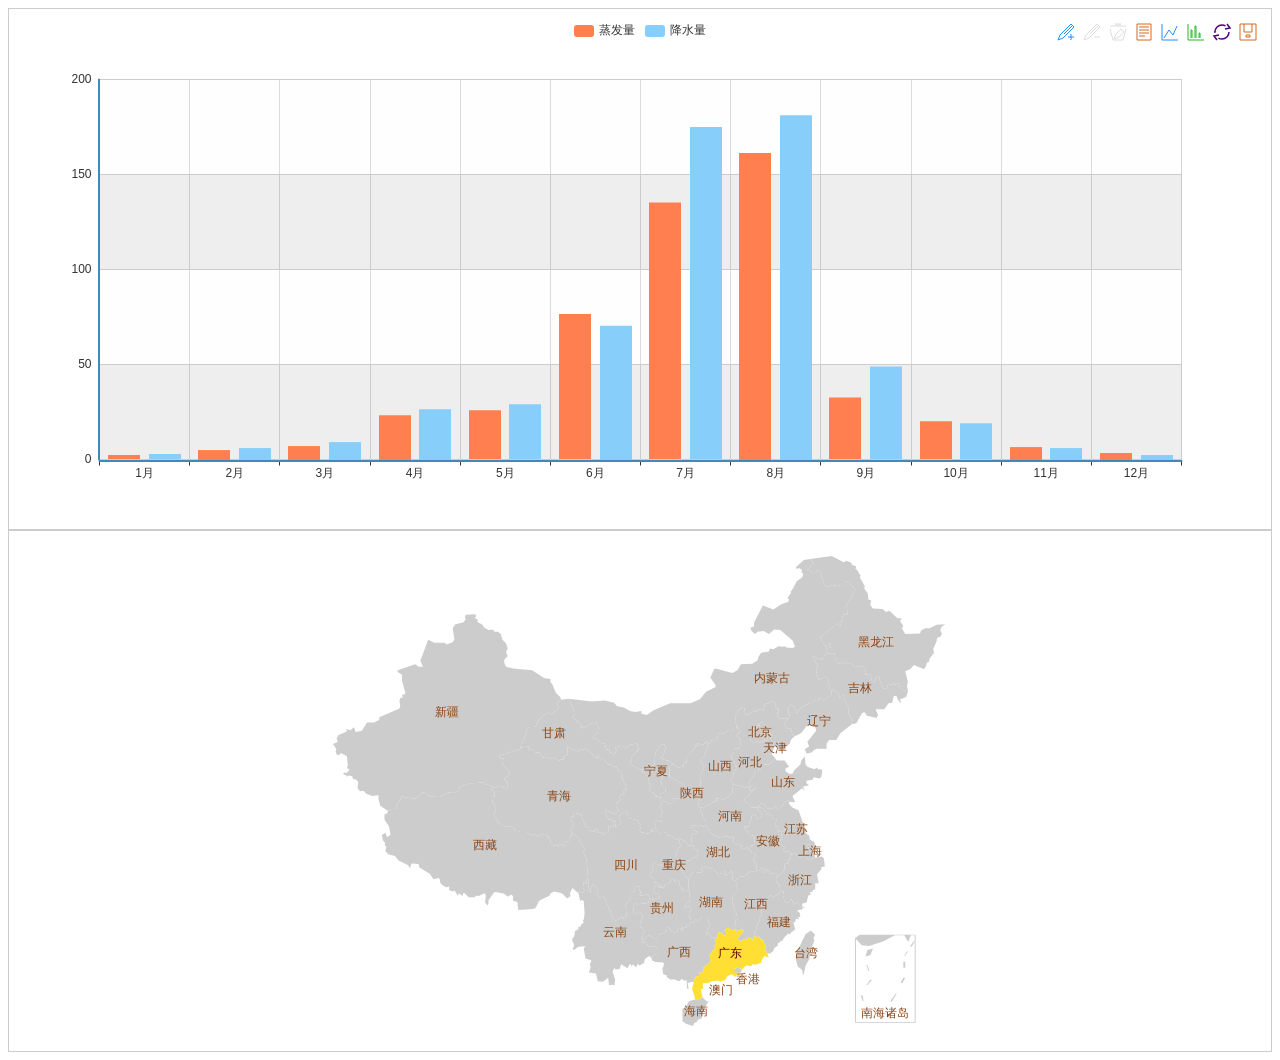
<file: app/static/echarts-2.27/doc/example/www/index.html>
﻿<!DOCTYPE html>
<html lang="en">
<head>
    <meta charset="utf-8">
    <title>ECharts</title>
</head>

<body>
    <!--Step:1 Prepare a dom for ECharts which (must) has size (width & hight)-->
    <!--Step:1 为ECharts准备一个具备大小（宽高）的Dom-->
    <div id="main" style="height:500px;border:1px solid #ccc;padding:10px;"></div>
    <div id="mainMap" style="height:500px;border:1px solid #ccc;padding:10px;"></div>
    
    <!--Step:2 Import echarts.js-->
    <!--Step:2 引入echarts.js-->
    <script src="js/echarts.js"></script>
    
    <script type="text/javascript">
    // Step:3 conifg ECharts's path, link to echarts.js from current page.
    // Step:3 为模块加载器配置echarts的路径，从当前页面链接到echarts.js，定义所需图表路径
    require.config({
        paths: {
            echarts: './js'
        }
    });
    
    // Step:4 require echarts and use it in the callback.
    // Step:4 动态加载echarts然后在回调函数中开始使用，注意保持按需加载结构定义图表路径
    require(
        [
            'echarts',
            'echarts/chart/bar',
            'echarts/chart/line',
            'echarts/chart/map'
        ],
        function (ec) {
            //--- 折柱 ---
            var myChart = ec.init(document.getElementById('main'));
            myChart.setOption({
                tooltip : {
                    trigger: 'axis'
                },
                legend: {
                    data:['蒸发量','降水量']
                },
                toolbox: {
                    show : true,
                    feature : {
                        mark : {show: true},
                        dataView : {show: true, readOnly: false},
                        magicType : {show: true, type: ['line', 'bar']},
                        restore : {show: true},
                        saveAsImage : {show: true}
                    }
                },
                calculable : true,
                xAxis : [
                    {
                        type : 'category',
                        data : ['1月','2月','3月','4月','5月','6月','7月','8月','9月','10月','11月','12月']
                    }
                ],
                yAxis : [
                    {
                        type : 'value',
                        splitArea : {show : true}
                    }
                ],
                series : [
                    {
                        name:'蒸发量',
                        type:'bar',
                        data:[2.0, 4.9, 7.0, 23.2, 25.6, 76.7, 135.6, 162.2, 32.6, 20.0, 6.4, 3.3]
                    },
                    {
                        name:'降水量',
                        type:'bar',
                        data:[2.6, 5.9, 9.0, 26.4, 28.7, 70.7, 175.6, 182.2, 48.7, 18.8, 6.0, 2.3]
                    }
                ]
            });
            
            // --- 地图 ---
            var myChart2 = ec.init(document.getElementById('mainMap'));
            myChart2.setOption({
                tooltip : {
                    trigger: 'item',
                    formatter: '{b}'
                },
                series : [
                    {
                        name: '中国',
                        type: 'map',
                        mapType: 'china',
                        selectedMode : 'multiple',
                        itemStyle:{
                            normal:{label:{show:true}},
                            emphasis:{label:{show:true}}
                        },
                        data:[
                            {name:'广东',selected:true}
                        ]
                    }
                ]
            });
        }
    );
    </script>
</body>
</html>
</file>
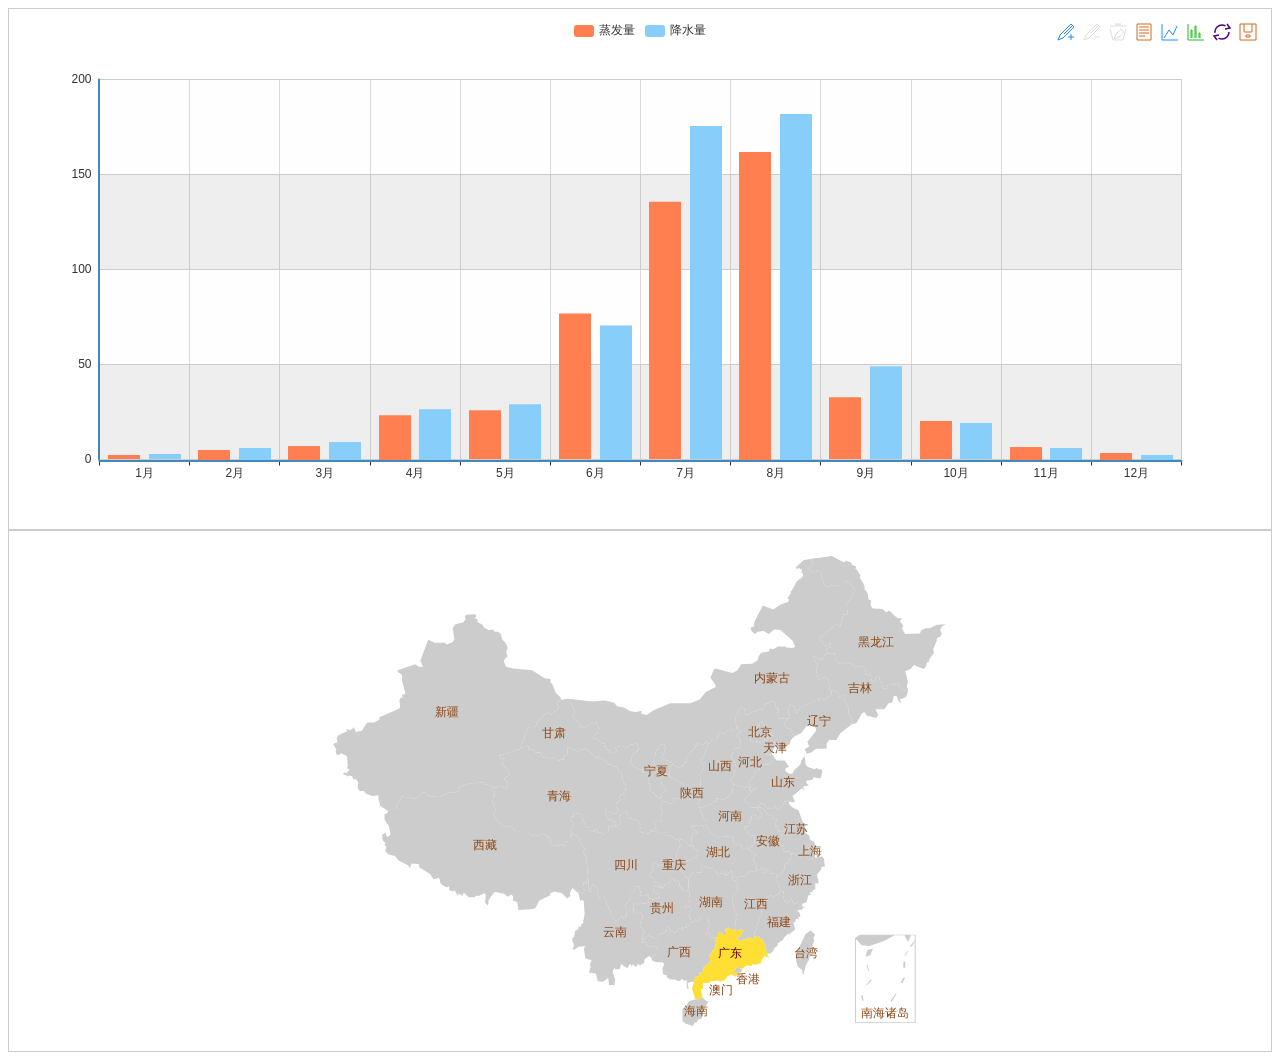
<file: app/static/echarts-2.27/doc/example/www2/index.html>
﻿<!DOCTYPE html>
<html lang="en">
<head>
    <meta charset="utf-8">
    <title>ECharts</title>
</head>
<body>
    <!--Step:1 Prepare a dom for ECharts which (must) has size (width & hight)-->
    <!--Step:1 为ECharts准备一个具备大小（宽高）的Dom-->
    <div id="main" style="height:500px;border:1px solid #ccc;padding:10px;"></div>
    <div id="mainMap" style="height:500px;border:1px solid #ccc;padding:10px;"></div>

    <!--Step:2 Import echarts-all.js-->
    <!--Step:2 引入echarts-all.js-->
    <script src="js/echarts-all.js"></script>
    
    <script type="text/javascript">
        // Step:3 echarts & zrender as a Global Interface by the echarts-plain.js.
        // Step:3 echarts和zrender被echarts-plain.js写入为全局接口
        var myChart = echarts.init(document.getElementById('main'));
        myChart.setOption({
            tooltip : {
                trigger: 'axis'
            },
            legend: {
                data:['蒸发量','降水量']
            },
            toolbox: {
                show : true,
                feature : {
                    mark : {show: true},
                    dataView : {show: true, readOnly: false},
                    magicType : {show: true, type: ['line', 'bar']},
                    restore : {show: true},
                    saveAsImage : {show: true}
                }
            },
            calculable : true,
            xAxis : [
                {
                    type : 'category',
                    data : ['1月','2月','3月','4月','5月','6月','7月','8月','9月','10月','11月','12月']
                }
            ],
            yAxis : [
                {
                    type : 'value',
                    splitArea : {show : true}
                }
            ],
            series : [
                {
                    name:'蒸发量',
                    type:'bar',
                    data:[2.0, 4.9, 7.0, 23.2, 25.6, 76.7, 135.6, 162.2, 32.6, 20.0, 6.4, 3.3]
                },
                {
                    name:'降水量',
                    type:'bar',
                    data:[2.6, 5.9, 9.0, 26.4, 28.7, 70.7, 175.6, 182.2, 48.7, 18.8, 6.0, 2.3]
                }
            ]
        });
        
        // --- 地图 ---
        var myChart2 = echarts.init(document.getElementById('mainMap'));
        myChart2.setOption({
            tooltip : {
                trigger: 'item',
                formatter: '{b}'
            },
            series : [
                {
                    name: '中国',
                    type: 'map',
                    mapType: 'china',
                    selectedMode : 'multiple',
                    itemStyle:{
                        normal:{label:{show:true}},
                        emphasis:{label:{show:true}}
                    },
                    data:[
                        {name:'广东',selected:true}
                    ]
                }
            ]
        });
    </script>
</body>
</html>
</file>
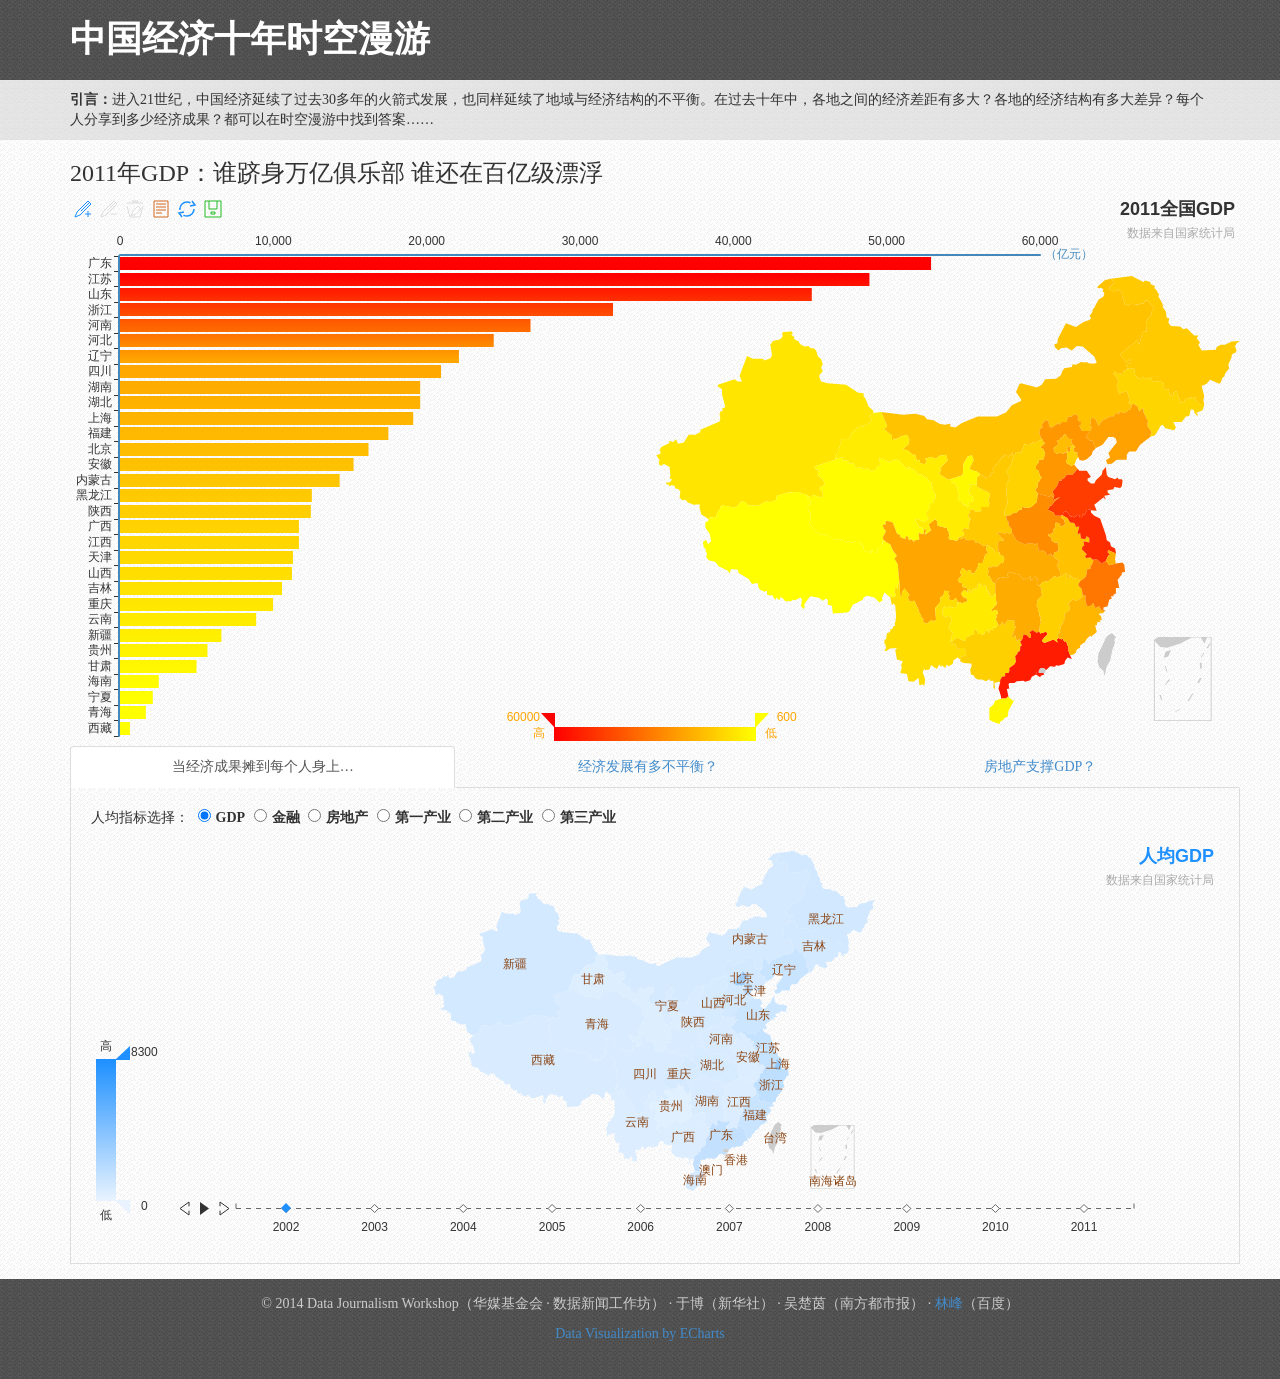
<file: app/static/echarts-2.27/doc/example/topic/10-me-china/index.html>
﻿<!DOCTYPE html>
<html lang="en">
<head>
    <meta charset="utf-8">
    <title>中国经济十年时空漫游</title>
    <meta name="viewport" content="width=device-width, initial-scale=1.0">
    <meta name="description" content="China">
    <meta name="author" content="kener.linfeng@gmail.com">

    <link href="../../../asset/css/bootstrap.css" rel="stylesheet">
    <link href="../../../asset/css/bootstrap-responsive.css" rel="stylesheet">
    <link rel="shortcut icon" href="../../../asset/ico/favicon.png">
    <style type="text/css">
        * {
            font-family: "Microsoft YaHei" !important;
        }
        body{
            background-image: url(../../../asset/img/groovepaper.png);
            background-repeat: repeat;    
        }
        header {
            background-image: url(../../../asset/img/tweed.png);
            background-repeat: repeat;
        }
        h1 {
            color: #FFF;
            font-weight : bolder;
            margin:20px 0;
        }
        section {
            background-image: url(../../../asset/img/ticks.png);
            background-repeat: repeat;
            padding: 10px;
        }
        footer {
            height: 100px;
            background-image: url(../../../asset/img/tweed.png);
            background-repeat: repeat;
            font-size: 14px;
            color: #CCC;
            text-align: center;
            padding-top: 15px;
            margin-top:15px;
        }
        .nav.nav-tabs.nav-justified {
            margin-bottom:0;
        }
        .ctrl-wrap {
            padding:5px 20px 20px 20px;
            text-align: center;
        }
        .ctrl-content .btn{
            width: 7%;
        }
        .tab-content {
            padding:20px;
            border: 1px solid #dddddd;
            border-top: 0px;
        }
        .g2wrap {
            height:300px;
            width:33%;
            float:left;
        }
        input[type="radio"] {
            margin: -5px 5px 0;
        }
        label {
            display: inline-block;
            margin-bottom: 5px;
            font-weight: bold;
        }
        footer a:hover {
            color:#62C462
        }
    </style>
</head>

<body>
    <!-- HEADER -->
    <header>
        <div class="container">
            <h1>中国经济十年时空漫游</h1>
        </div>
    </header>
    <section>
        <div class="container">
            <strong>引言：</strong>进入21世纪，中国经济延续了过去30多年的火箭式发展，也同样延续了地域与经济结构的不平衡。在过去十年中，各地之间的经济差距有多大？各地的经济结构有多大差异？每个人分享到多少经济成果？都可以在时空漫游中找到答案……
        </div>
    </section>
    <div class="container">
        <!-- CONTAINER -->
        <div class="row">
            <div id="overview" class="span12">
                <h3>2011年GDP：谁跻身万亿俱乐部 谁还在百亿级漂浮</h3>
                <!--p>1949年中华人民共和国成立之前，中国犹如一个极度贫弱的巨人，近5亿人口，960万平方公里国土的国家，全国主要工业品最高年产量仅为：纱44.5万吨，布27.9亿米，原煤6188万吨，发电量60亿千瓦小时；粮食最高年产量也只有1.5亿吨，棉花84.9万吨。此为新中国经济发展的起步点。</p>
                <p>通过有计划地进行大规模的经济建设，50余年后的今天，中国已成为世界上最具有发展潜力的经济大国之一，人民生活也整体达到小康水平。从1953年到2005年，中国已陆续完成十个“五年计划”，并取得举世瞩目的成就，为国民经济的发展打下了坚实基础；而1979年以来的改革开放，则使中国经济得到前所未有的快速增长。进入二十一世纪后，中国经济继续保持稳步高速增长，2006年，国内生产总值超过20万亿元，增长速度达10.7%。</p-->
                <div id="g0" style="height:550px"></div>
            </div>
            <div id="graphic" class="span12">
                <!-- Nav tabs -->
                <ul class="nav nav-tabs nav-justified">
                  <li class="active">
                      <a id = "tab1" href="#main1" data-toggle="tab">当经济成果摊到每个人身上…</a></li>
                  <li><a id = "tab2" href="#main2" data-toggle="tab">经济发展有多不平衡？</a></li>
                  <li><a id = "tab3" href="#main3" data-toggle="tab">房地产支撑GDP？</a></li>
                </ul>
                <!-- Tab panes -->
                <div class="tab-content">
                    <div class="tab-pane active" id="main1">
                        <p>人均指标选择：
                            <label>
                                <input type="radio" name="optionsRadios" id="optionsRadios1" value="GDP" checked>GDP
                            </label>
                            <label>
                                <input type="radio" name="optionsRadios" id="optionsRadios2" value="Financial">金融
                            </label>
                            <label>
                                <input type="radio" name="optionsRadios" id="optionsRadios3" value="Estate">房地产
                            </label>
                            <label>
                                <input type="radio" name="optionsRadios" id="optionsRadios4" value="PI">第一产业
                            </label>
                            <label>
                                <input type="radio" name="optionsRadios" id="optionsRadios5" value="SI">第二产业
                            </label>
                            <label>
                                <input type="radio" name="optionsRadios" id="optionsRadios6" value="TI">第三产业
                            </label>
                        </p>
                        <div id="g1" style="height:400px"></div>
                        <!--ul>
                            <li>从总量上看，中国的GDP 已经名列世界前矛，GDP 总量占世界的总量接近4%.但是中国的问题最复杂的就是有13亿人口，按照中国的人均水平我们和这些发达国家的距离就大了，到去年我们人均完成的GDP 为1200多美元，这在世界上排的位置按人均水平算大概是一个什么发展阶段呢？</li>
                            <li>世界银行关于发展阶段有一个粗线条的划分：</li>
                                <ol>
                                    <li>一个国家人均GDP 的水平如果是在280美元以下，称为低收入的穷国</li>
                                    <li>一个国家的人均GDP 达到1000美元左右，叫下中等收入的发展中国家，指这个国家摆脱了贫困的陷阱，进入了经济起飞、工业化加速的时期</li>
                                    <li>如果到1600美元，叫中等收入的发展中国家</li>
                                    <li>如果到3000美元，叫上中等收入的发展中国家</li>
                                    <li>如果到了8000美元以上，叫高收入的发展中国家，指该国家以工业化为内容的现代化完成了，即所谓的现代的新兴工业化国家，再往上发展就叫后工业化时代，再做细分为中等发达国家和主要的最发达国家</li>
                                </ol>
                            <li>1978年我国人均GDP 是379元人民币，折算成美元为100美元多一点，在当时世界190多个国家排序中我国和当时著名的穷国扎依尔并列100多位，可以说是一个标准的穷国，经过二十几年改革开放的努力，我们实现了经济发展上的一个历史阶段性的突破，我们从最穷的国家上升到了1200多美元，被称为下中等收入的发展中国家，这个阶段转变的速度快不快？</li>
                        </ul-->
                    </div>
                    <div class="tab-pane" id="main2">
                        <div class="ctrl-wrap">
                            <div class="ctrl-content">
                                <button type="button" class="btn btn-success" id="2002">2002</button>
                                <button type="button" class="btn btn-info" id="2003">2003</button>
                                <button type="button" class="btn btn-info" id="2004">2004</button>
                                <button type="button" class="btn btn-info" id="2005">2005</button>
                                <button type="button" class="btn btn-info" id="2006">2006</button>
                                <button type="button" class="btn btn-info" id="2007">2007</button>
                                <button type="button" class="btn btn-info" id="2008">2008</button>
                                <button type="button" class="btn btn-info" id="2009">2009</button>
                                <button type="button" class="btn btn-info" id="2010">2010</button>
                                <button type="button" class="btn btn-info" id="2011">2011</button>
                            </div>
                        </div>
                        <div id="g20" class="g2wrap"></div>
                        <div id="g21" class="g2wrap"></div>
                        <div id="g22" class="g2wrap"></div>
                        <div id="g23" class="g2wrap"></div>
                        <div id="g24" class="g2wrap"></div>
                        <div id="g25" class="g2wrap"></div>
                        <!--ul style="padding-top:15px;clear:both">
                            <li>衡量一个国家经济发展水平的方法的指标体系现在很有争议，但无论怎么争议，用GDP这个指标从数量方面来体现一个国家经济发展已经达到的水平，尽管有它的荒谬性和局限性，但也有其不可或缺性、不可替代性。</li>
                            <li>今天我们主要从GDP水平上来看一下中国经济发展大体上现在达到的阶段。十三万六千多亿人民币按照我们现在大体上所说的1比8.3的官汇折算大约一万六千多亿美元，这样一个发展水平、总量规模在世界上大体处于什么位置呢？</li>
                            <li>我国是排在世界第六位，第一位是美国，其完成GDP的数量在数值上和我国比较接近，是十二万多亿，不同的是计量单位不一样，它是美元，我国是人民币，我国大概相当于美国的八分之一，美国GDP 占世界总量三分之一左右，最高年份达到世界总量的32%，去年大概占28%，第二位是日本，日本大概五万多亿，第三位是德国，第四位是英国，第五位是法国，如果没有意外的话经过第十一个五年计划后估计中国在总量上超过法国应该是问题不大。 </li>
                        </ul-->
                        <p style="clear:both"></p>
                    </div>
                    <div class="tab-pane" id="main3">
                        <div id="g3" style="height:400px"></div>
                        <p><i>*GDP与房地产的关系、与金融业的关系，房地产与金融业的关系，第一、二、三产业间的关系……任何两项或多项数据间均可进行比较。</i></p>
                        <!--ul>
                            <li>衡量一个国家经济发展水平的方法的指标体系现在很有争议，但无论怎么争议，用GDP这个指标从数量方面来体现一个国家经济发展已经达到的水平，尽管有它的荒谬性和局限性，但也有其不可或缺性、不可替代性。</li>
                            <li>今天我们主要从GDP水平上来看一下中国经济发展大体上现在达到的阶段。十三万六千多亿人民币按照我们现在大体上所说的1比8.3的官汇折算大约一万六千多亿美元，这样一个发展水平、总量规模在世界上大体处于什么位置呢？</li>
                            <li>我国是排在世界第六位，第一位是美国，其完成GDP的数量在数值上和我国比较接近，是十二万多亿，不同的是计量单位不一样，它是美元，我国是人民币，我国大概相当于美国的八分之一，美国GDP 占世界总量三分之一左右，最高年份达到世界总量的32%，去年大概占28%，第二位是日本，日本大概五万多亿，第三位是德国，第四位是英国，第五位是法国，如果没有意外的话经过第十一个五年计划后估计中国在总量上超过法国应该是问题不大。 </li>
                        </ul-->
                    </div>
                </div>
            </div><!--/span-->
        </div><!--/row-->
    </div>
    <!-- FOOTER -->
    <footer>
      <p>&copy; 2014 Data Journalism Workshop（华媒基金会 &middot; 数据新闻工作坊） &middot; 于博（新华社）  &middot; 吴楚茵（南方都市报）  &middot; <a href="http://weibo.com/kenerlinfeng" target="_blank">林峰</a>（百度）</p>
      <p><a href="http://echarts.baidu.com" target="_blank">Data Visualization by ECharts</a></p>
    </footer>

    <script src="../../../asset/js/jquery.js"></script>
    <script src="../../../asset/js/bootstrap-transition.js"></script>
    <script src="../../../asset/js/bootstrap-alert.js"></script>
    <script src="../../../asset/js/bootstrap-modal.js"></script>
    <script src="../../../asset/js/bootstrap-dropdown.js"></script>
    <script src="../../../asset/js/bootstrap-scrollspy.js"></script>
    <script src="../../../asset/js/bootstrap-tab.js"></script>
    <script src="../../../asset/js/bootstrap-tooltip.js"></script>
    <script src="../../../asset/js/bootstrap-popover.js"></script>
    <script src="../../../asset/js/bootstrap-button.js"></script>
    <script src="../../../asset/js/bootstrap-collapse.js"></script>
    <script src="../../../asset/js/bootstrap-carousel.js"></script>
    <script src="../../../asset/js/bootstrap-typeahead.js"></script>
    <!-- core -->
    <script src="../../www/js/echarts.js"></script>
    <script src="./js/data-formatter.js"></script>
    <script src="./js/data-a-china.js"></script>
    <script src="./js/data-china.js"></script>
    <script src="./js/option0.js"></script>
    <script src="./js/option1.js"></script>
    <script src="./js/option2.js"></script>
    <script src="./js/option3.js"></script>
    <script src="./js/djws.js"></script>
</body>
</html>
</file>
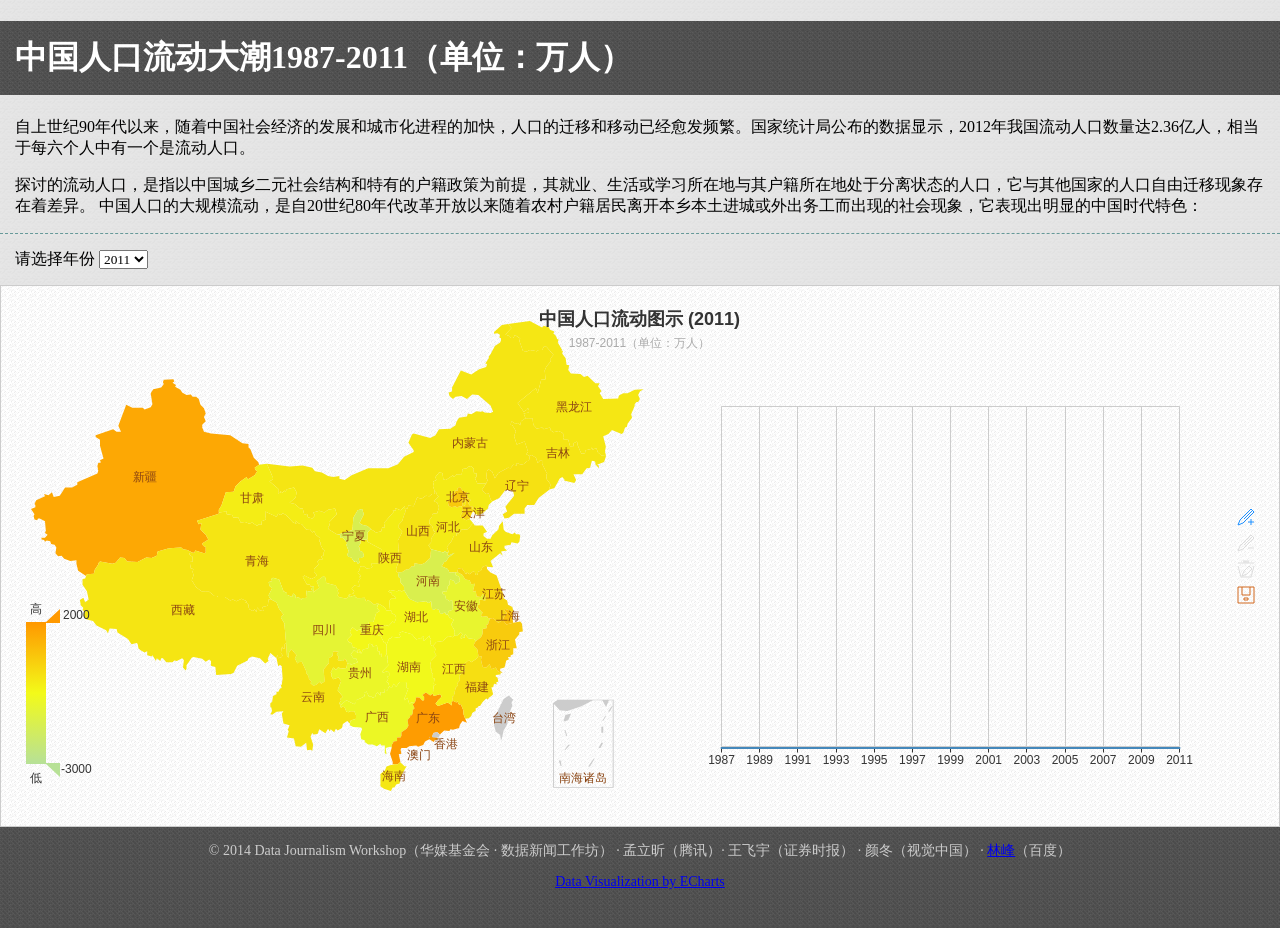
<file: app/static/echarts-2.27/doc/example/topic/24-population-china/index.html>
<!DOCTYPE html>
<html lang="en">
<head>
<meta http-equiv="Content-Type" content="text/html; charset=UTF-8" />
<link rel="shortcut icon" href="../../../asset/ico/favicon.png">
<title>中国人口流动大潮</title>
<style type="text/css">
* {
    font-family: "Microsoft YaHei" !important;
}
h1 {
    font-family: "Microsoft YaHei";
    font-weight: bold;
    color: #FFF;
    background-color: #000;
    border: 5px none #000;
    background-image: url(../../../asset/img/tweed.png);
    background-repeat: repeat;
    padding-right: 15px;
    padding-bottom: 15px;
    padding-left: 15px;
    padding-top: 15px;
}

p {
    padding: 0 15px;
}
    
.select_box {
    border-top-width: 1px;
    border-top-style: dashed;
    border-top-color: #699;
    padding-top: 15px;
    padding-bottom: 15px;
    padding-right: 15px;
    padding-left: 15px;
}
body {
    background-image: url(../../../asset/img/ticks.png);
    background-repeat: repeat;
    margin-left: 0px;
    margin-top: 0px;
    margin-right: 0px;
    margin-bottom: 0px;
}

#main{
    background-image: url(../../../asset/img/groovepaper.png);
    background-repeat: repeat;    
    }

.footer {
    height: 100px;
    background-image: url(../../../asset/img/tweed.png);
    background-repeat: repeat;
    font-family: "Microsoft YaHei";
    font-size: 14px;
    color: #CCC;
    text-align: center;
    padding-top: 1px;
}
.footer a:hover {
    color:#62C462
}
</style>
</head>

<body>
<h1>中国人口流动大潮1987-2011（单位：万人）</h1>
<p>自上世纪90年代以来，随着中国社会经济的发展和城市化进程的加快，人口的迁移和移动已经愈发频繁。国家统计局公布的数据显示，2012年我国流动人口数量达2.36亿人，相当于每六个人中有一个是流动人口。</p>
<p>探讨的流动人口，是指以中国城乡二元社会结构和特有的户籍政策为前提，其就业、生活或学习所在地与其户籍所在地处于分离状态的人口，它与其他国家的人口自由迁移现象存在着差异。
中国人口的大规模流动，是自20世纪80年代改革开放以来随着农村户籍居民离开本乡本土进城或外出务工而出现的社会现象，它表现出明显的中国时代特色：</p>
<div class="select_box"><form id="form1" name="form1" method="post" action="">
  <label for="year">请选择年份</label>
  <select name="year" id="year">
    <option>1987</option>
    <option>1988</option>
    <option>1989</option>
    <option>1990</option>
    <option>1991</option>
    <option>1992</option>
    <option>1993</option>
    <option>1994</option>
    <option>1995</option>
    <option>1996</option>
    <option>1997</option>
    <option>1998</option>
    <option>1999</option>
    <option>2000</option>
    <option>2001</option>
    <option>2002</option>
    <option>2003</option>
    <option>2004</option>
    <option>2005</option>
    <option>2006</option>
    <option>2007</option>
    <option>2008</option>
    <option>2009</option>
    <option>2010</option>
    <option selected="selected">2011</option>
  </select>
</form></div>

<div id="main" style="height:500px;border:1px solid #ccc;padding:20px;"></div>
    <script src="../../www/js/echarts.js"></script>
    <script src="js/data-people.js"></script>
    <script type="text/javascript">
    require.config({
        paths:{ 
            echarts: '../../www/js'
        }
    });
    var myChart;
    var colorList;
    require(
        [
            'echarts',
            'echarts/chart/bar',
            'echarts/chart/line',
            'echarts/chart/map'
        ],
        function (ec) {
            colorList = require('zrender/tool/color').getGradientColors(
                ['red','yellow','lightskyblue'], 10
            );
            //console.log(colorList)
            myChart = ec.init(document.getElementById('main'));
            //myChart.setOption(option);
            yearSelector.onchange();
            window.onresize = myChart.resize;
            var ecConfig = require('echarts/config');
            myChart.on(ecConfig.EVENT.MAP_SELECTED, mapSelected);
        }
    );
    
    var selected;
    function mapSelected(param){
        selected = param.selected;
        var mapSeries = option.series[0];
        var data = [];
        var legendData = [];
        var legendData = [];
        var name;
        option.series = option.series.slice(0,1);
        for (var p = 0, len = mapSeries.data.length; p < len; p++) {
            name = mapSeries.data[p].name;
            mapSeries.data[p].selected = selected[name];
            if (selected[name]) {
                //option.yAxis[0].name = name + ' 人口流动情况';
                var tarIdx;
                for (var i = 0, l = pList.length; i < l; i++) {
                    if (pList[i] == name) {
                        tarIdx = i;
                        break;
                    }
                }
                for (var i = 1987; i <= 2011; i++) {
                    data.push(dataPeople[i][tarIdx]);
                }
                option.series.push({
                    name : name,
                    type:'line',
                    tooltip: {
                        trigger: 'axis'
                    },
                    data: data
                });
                legendData.push(name);
                data = [];
            }
        }
        //option.series[1].data = data;
        option.legend.data = legendData;
        myChart.setOption(option, true);
    }
    
    var yearSelector = document.getElementById('year');
    yearSelector.onchange = function (e){
        var curYear = yearSelector.selectedOptions[0].innerHTML;
        option.title.text = '中国人口流动图示 (' + curYear + ')';
        var max = dataPeople[curYear + 'max'];
        var min = dataPeople[curYear + 'min'];
        var gap = (max - min) / 5;
        /*
        var legendData = [
            Math.round(min + 4 * gap) + '以上',
            Math.round(min + 3 * gap) + ' ~' + Math.round(min + 4 * gap),
            Math.round(min + 2 * gap) + ' ~' + Math.round(min + 3 * gap),
            Math.round(min + gap) + ' ~' + Math.round(min + 2 * gap),
            Math.round(min + gap) + '以下',
        ];
        option.legend.data = legendData;
        */
        option.dataRange.max = max;
        option.dataRange.min = min;
        if (min >= 0) {
            //双正
            option.dataRange.color = [colorList[0], colorList[10]];
            /*
            option.color = require('zrender/tool/color').getStepColors(
                colorList[0], colorList[10], 5
            )
            */
            //option.color = [colorList[0], colorList[2], colorList[4], colorList[7], colorList[10]];
        }
        else if (max >= 0 && min <= 0) {
            //正负
            var first = Math.round(10 - max / (max - min) * 10);
            var end = Math.round(min / (min - max) * 10 + 10);
            option.dataRange.color = [
                colorList[first], 
                colorList[Math.round((end - first) / 2 + first)],
                colorList[end]
            ];
            //console.log(first,end);
            /*
            option.color = [
                colorList[first], colorList[first + 2], 
                option.dataRange.color[1], 
                colorList[end - 2], colorList[end]
            ];
            */
        }
        else {
            //双负
            option.dataRange.color = [colorList[11], colorList[20]];
            /*
            option.color = require('zrender/tool/color').getStepColors(
                colorList[11], colorList[20], 5
            )
            */
            //option.color = [colorList[11], colorList[13], colorList[15], colorList[17], colorList[20]];
        }
        //console.log(option.color,option.dataRange.color)
        
        option.series[0].data = dataPeople[curYear];
        /*
        for (var i = 0; i <= 4; i++) {
            option.series[i + 1].name = legendData[i];
        }
        */
        if (selected) {
            mapSelected({selected:selected});
        }
        else{
            myChart.setOption(option, true);
        }
    }
    </script>
<div class="footer">
    <p>&copy; 2014 Data Journalism Workshop（华媒基金会 &middot; 数据新闻工作坊） &middot; 孟立昕（腾讯）&middot; 王飞宇（证券时报） &middot; 颜冬（视觉中国） &middot; <a href="http://weibo.com/kenerlinfeng" target="_blank">林峰</a>（百度）</p> 
    <p><a href="http://echarts.baidu.com" target="_blank">Data Visualization by ECharts</a></p>
</div>
</body>
</html>
</file>
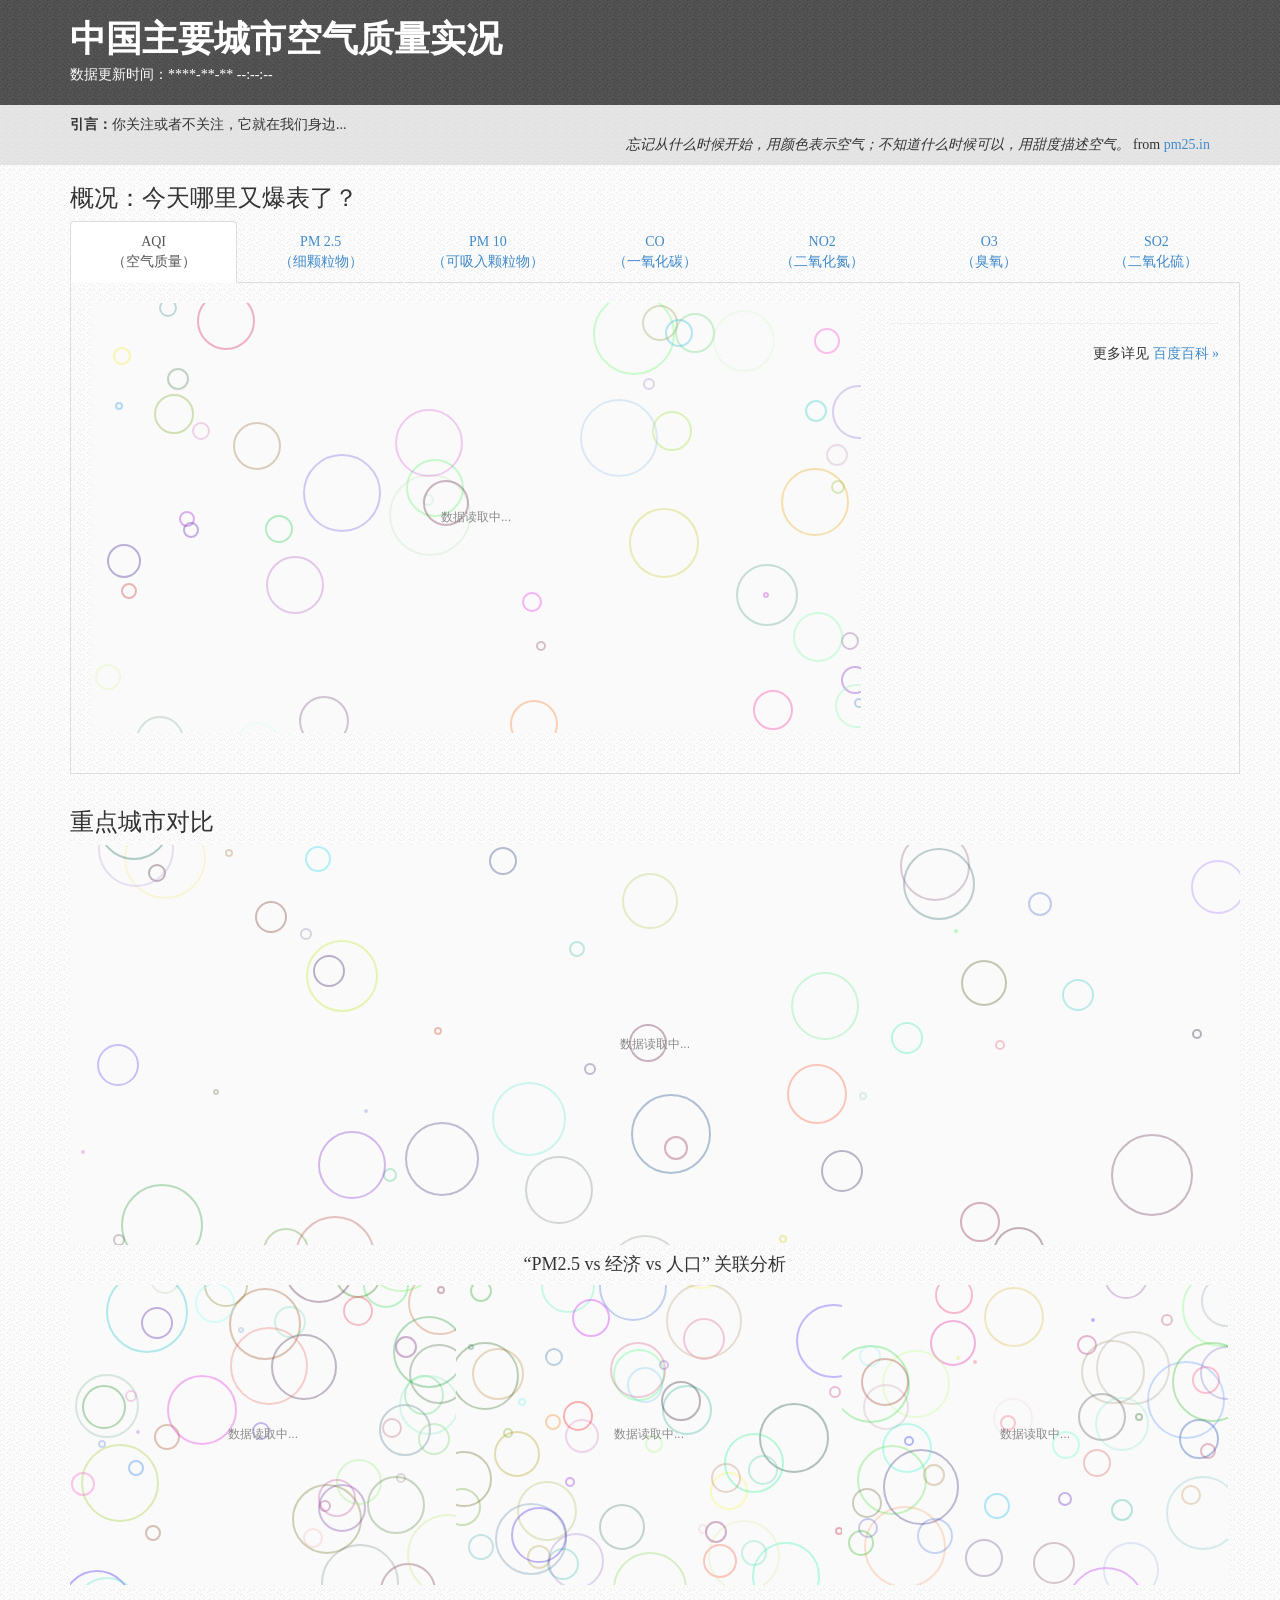
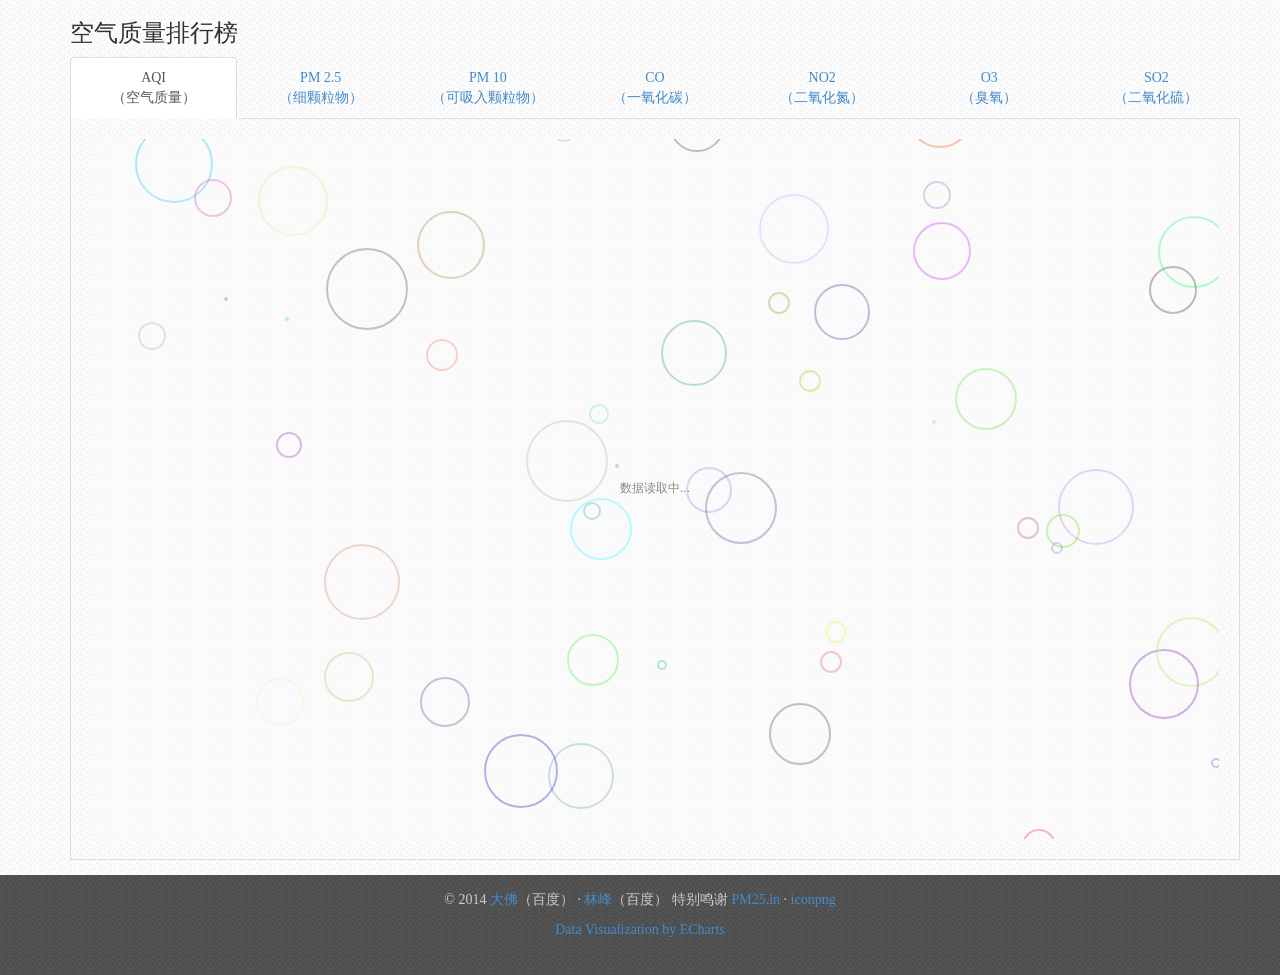
<file: app/static/echarts-2.27/doc/example/topic/aqi-china/index.html>
﻿<!DOCTYPE html>
<html lang="en">
<head>
    <meta charset="utf-8">
    <title>中国城市空气质量实况</title>
    <meta name="viewport" content="width=device-width, initial-scale=1.0">
    <meta name="description" content="China">
    <meta name="author" content="kener.linfeng@gmail.com">

    <link href="../../../asset/css/bootstrap.css" rel="stylesheet">
    <link href="../../../asset/css/bootstrap-responsive.css" rel="stylesheet">
    <link rel="shortcut icon" href="../../../asset/ico/favicon.png">
    <style type="text/css">
        * {
            font-family: "Microsoft YaHei" !important;
        }
        body{
            background-image: url(../../../asset/img/groovepaper.png);
            background-repeat: repeat;    
        }
        header {
            background-image: url(../../../asset/img/tweed.png);
            background-repeat: repeat;
        }
        h1 {
            color: #FFF;
            font-weight : bolder;
            margin:20px 0 5px 0;
        }
        header p {
            color: #FFF;
            margin-bottom: 20px;
        }
        section {
            background-image: url(../../../asset/img/ticks.png);
            background-repeat: repeat;
            padding: 10px;
        }
        footer {
            height: 100px;
            background-image: url(../../../asset/img/tweed.png);
            background-repeat: repeat;
            font-size: 14px;
            color: #CCC;
            text-align: center;
            padding-top: 15px;
            margin-top:15px;
        }
        .nav.nav-tabs.nav-justified {
            margin-bottom:0;
        }
        .ctrl-wrap {
            padding:20px 20px 0 20px;
            text-align: center;
            border-left: 1px solid #dddddd;
            border-right: 1px solid #dddddd;
        }
        .ctrl-content .btn{
            width: 7%;
        }
        .tab-content {
            padding:20px;
            border: 1px solid #dddddd;
            border-top: 0px;
        }
        .g2wrap {
            height:300px;
            width:33%;
            float:left;
        }
        input[type="radio"] {
            margin: -5px 5px 0;
        }
        label {
            display: inline-block;
            margin-bottom: 5px;
            font-weight: bold;
        }
        footer a:hover {
            color:#62C462
        }
    </style>
</head>

<body>
    <!-- HEADER -->
    <header>
        <div class="container">
            <h1>中国主要城市空气质量实况</h1>
            <p>数据更新时间：<span id="time">****-**-** --:--:--</span></p>
        </div>
    </header>
    <section>
        <div class="container">
            <strong>引言：</strong>你关注或者不关注，它就在我们身边...
            <div style="text-align: right"><i>忘记从什么时候开始，用颜色表示空气；不知道什么时候可以，用甜度描述空气。</i> from <a href="http://www.pm25.in/" target="_blank">pm25.in</a></div>
        </div>
    </section>
    <div class="container">
        <!-- CONTAINER -->
        <div class="row">
            <div id="overview" class="span12">
                <h3>概况：今天哪里又爆表了？</h3>
                <!-- Nav tabs -->
                <ul class="nav nav-tabs nav-justified">
                    <li class="active">
                        <a id = "o-aqi" href="#main0" data-toggle="tab">AQI<br/>（空气质量）</a></li>
                    <li><a id = "o-pm25" href="#main0" data-toggle="tab">PM 2.5<br/>（细颗粒物）</a></li>
                    <li><a id = "o-pm10" href="#main0" data-toggle="tab">PM 10<br/>（可吸入颗粒物）</a></li>
                    <li><a id = "o-co" href="#main0" data-toggle="tab">CO<br/>（一氧化碳）</a></li>
                    <li><a id = "o-no2" href="#main0" data-toggle="tab">NO2<br/>（二氧化氮）</a></li>
                    <li><a id = "o-o3" href="#main0" data-toggle="tab">O3<br/>（臭氧）</a></li>
                    <li><a id = "o-so2" href="#main0" data-toggle="tab">SO2<br/>（二氧化硫）</a></li>
                </ul>
                <div class="tab-content" id="main0">
                    <div class="span8" style="margin:0 30px 0 0">
                        <div id="g0" style="height:430px"></div>
                    </div>
                    <div style="min-height:430px;">
                        <h4 id="overview-head"></h4><hr>
                        <p id="overview-content"></p>
                        <p style="text-align: right">更多详见 <a id="overview-link" target="_blank">百度百科 »</a></p>
                    </div>
                </div>
            </div>
            <div class="span12" style="margin-top:15px;">
                <h3>重点城市对比</h3>
                <div id="g1" style="height:400px"></div>
                <h4 style="text-align: center">“PM2.5 vs 经济 vs 人口” 关联分析</h4>
                <div id="g20" class="g2wrap"></div>
                <div id="g21" class="g2wrap"></div>
                <div id="g22" class="g2wrap"></div>
            </div>
            <div class="span12" style="margin-top:15px;">
                <h3>空气质量排行榜</h3>
                <!-- Nav tabs -->
                <ul class="nav nav-tabs nav-justified">
                    <li class="active">
                        <a id = "r-aqi" href="#main3" data-toggle="tab">AQI<br/>（空气质量）</a></li>
                    <li><a id = "r-pm25" href="#main3" data-toggle="tab">PM 2.5<br/>（细颗粒物）</a></li>
                    <li><a id = "r-pm10" href="#main3" data-toggle="tab">PM 10<br/>（可吸入颗粒物）</a></li>
                    <li><a id = "r-co" href="#main3" data-toggle="tab">CO<br/>（一氧化碳）</a></li>
                    <li><a id = "r-no2" href="#main3" data-toggle="tab">NO2<br/>（二氧化氮）</a></li>
                    <li><a id = "r-o3" href="#main3" data-toggle="tab">O3<br/>（臭氧）</a></li>
                    <li><a id = "r-so2" href="#main3" data-toggle="tab">SO2<br/>（二氧化硫）</a></li>
                </ul>
                <div class="tab-content" id="main3">
                    <div id="g3" style="height:700px"></div>
                </div>
            </div><!--/span-->
        </div><!--/row-->
    </div>
    <!-- FOOTER -->
    <footer>
      <p>&copy; 2014 <a href="http://weibo.com/wfsr" target="_blank">大佛</a>（百度）  &middot; <a href="http://weibo.com/kenerlinfeng" target="_blank">林峰</a>（百度） 特别鸣谢 <a href="http://www.pm25.in/" target="_blank">PM25.in</a> &middot; <a href="http://www.iconpng.com/" target="_blank">iconpng</a></p>
      <p><a href="http://echarts.baidu.com" target="_blank">Data Visualization by ECharts</a></p>
    </footer>

    <script src="../../../asset/js/jquery.js"></script>
    <script src="../../../asset/js/bootstrap-transition.js"></script>
    <script src="../../../asset/js/bootstrap-alert.js"></script>
    <script src="../../../asset/js/bootstrap-modal.js"></script>
    <script src="../../../asset/js/bootstrap-dropdown.js"></script>
    <script src="../../../asset/js/bootstrap-scrollspy.js"></script>
    <script src="../../../asset/js/bootstrap-tab.js"></script>
    <script src="../../../asset/js/bootstrap-tooltip.js"></script>
    <script src="../../../asset/js/bootstrap-popover.js"></script>
    <script src="../../../asset/js/bootstrap-button.js"></script>
    <script src="../../../asset/js/bootstrap-collapse.js"></script>
    <script src="../../../asset/js/bootstrap-carousel.js"></script>
    <script src="../../../asset/js/bootstrap-typeahead.js"></script>
    <!-- core -->
    <script src="../../www/js/echarts.js"></script>
    <script src="./js/option0.js"></script>
    <script src="./js/option1.js"></script>
    <script src="./js/option2.js"></script>
    <script src="./js/option3.js"></script>
    <script src="./js/china_city_geo.js"></script>
    <script src="./js/data.js"></script>
    <script src="./js/main.js"></script>
</body>
</html>
</file>
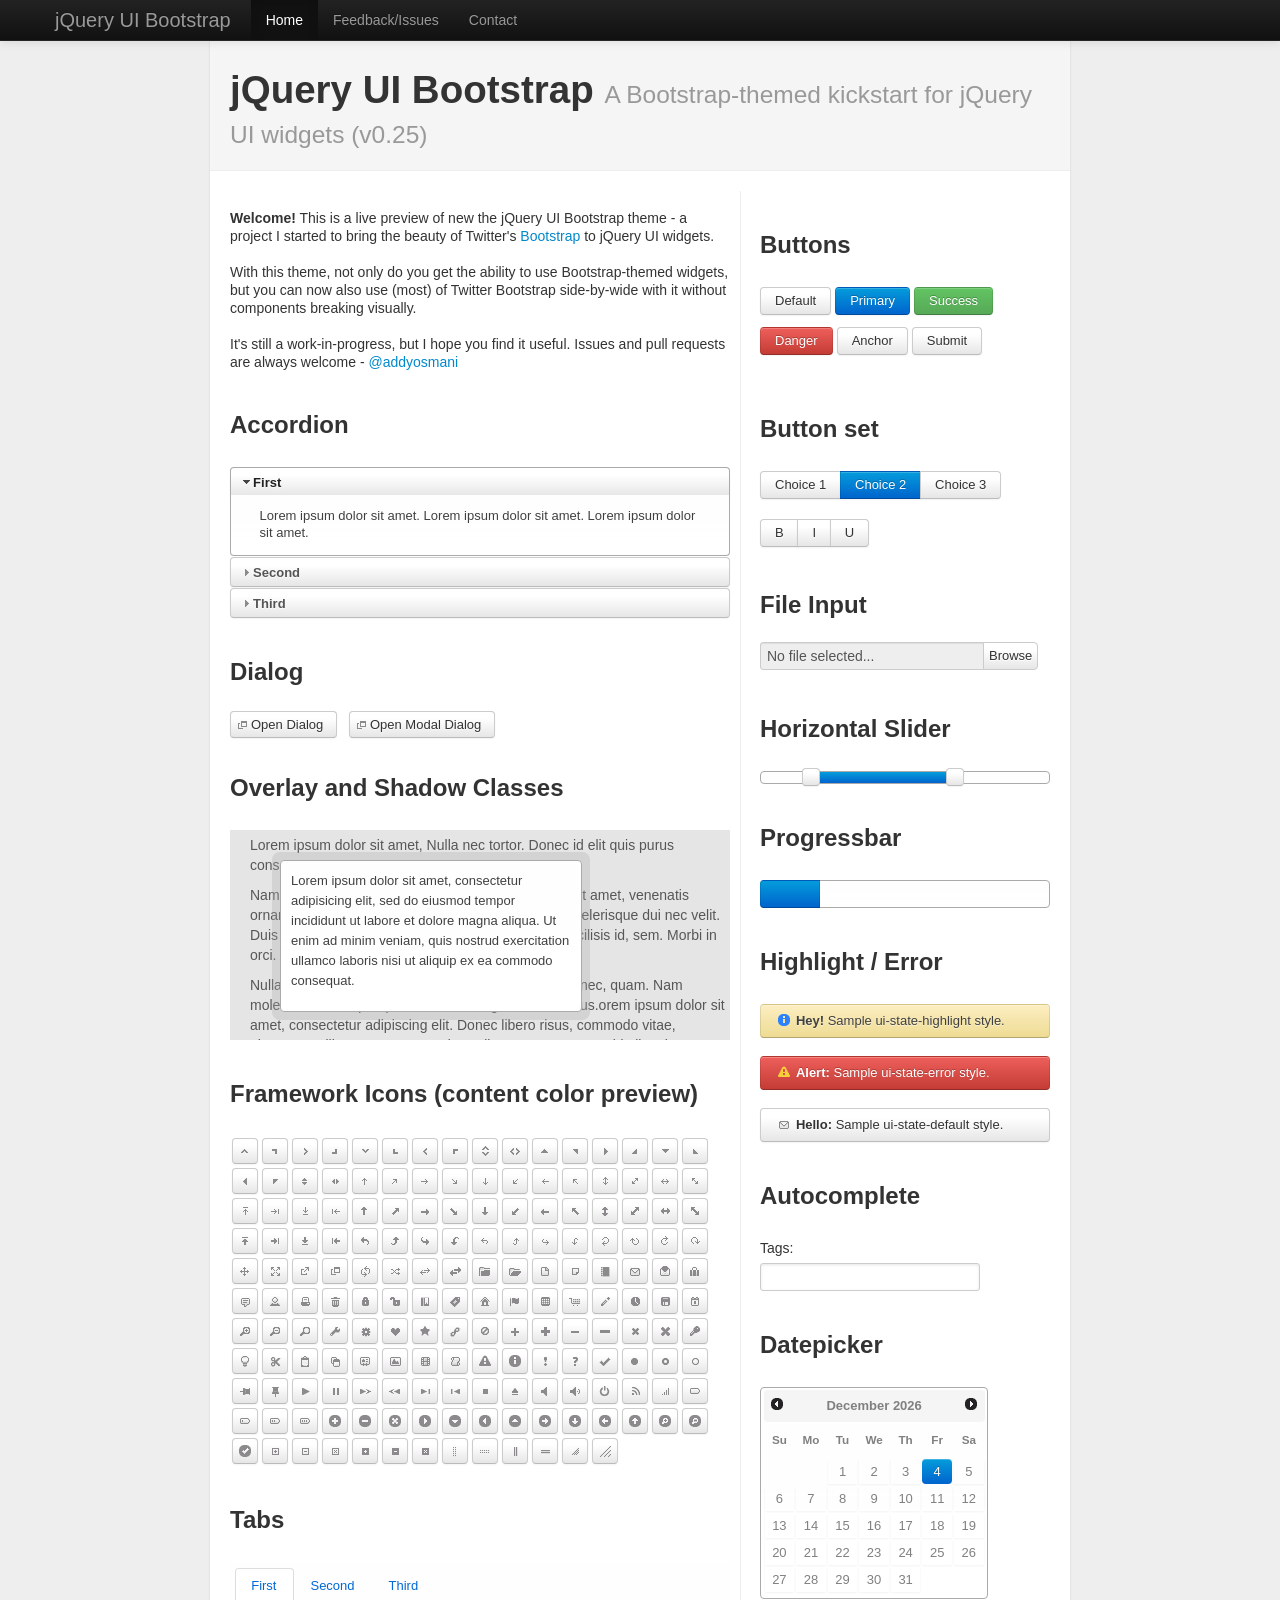
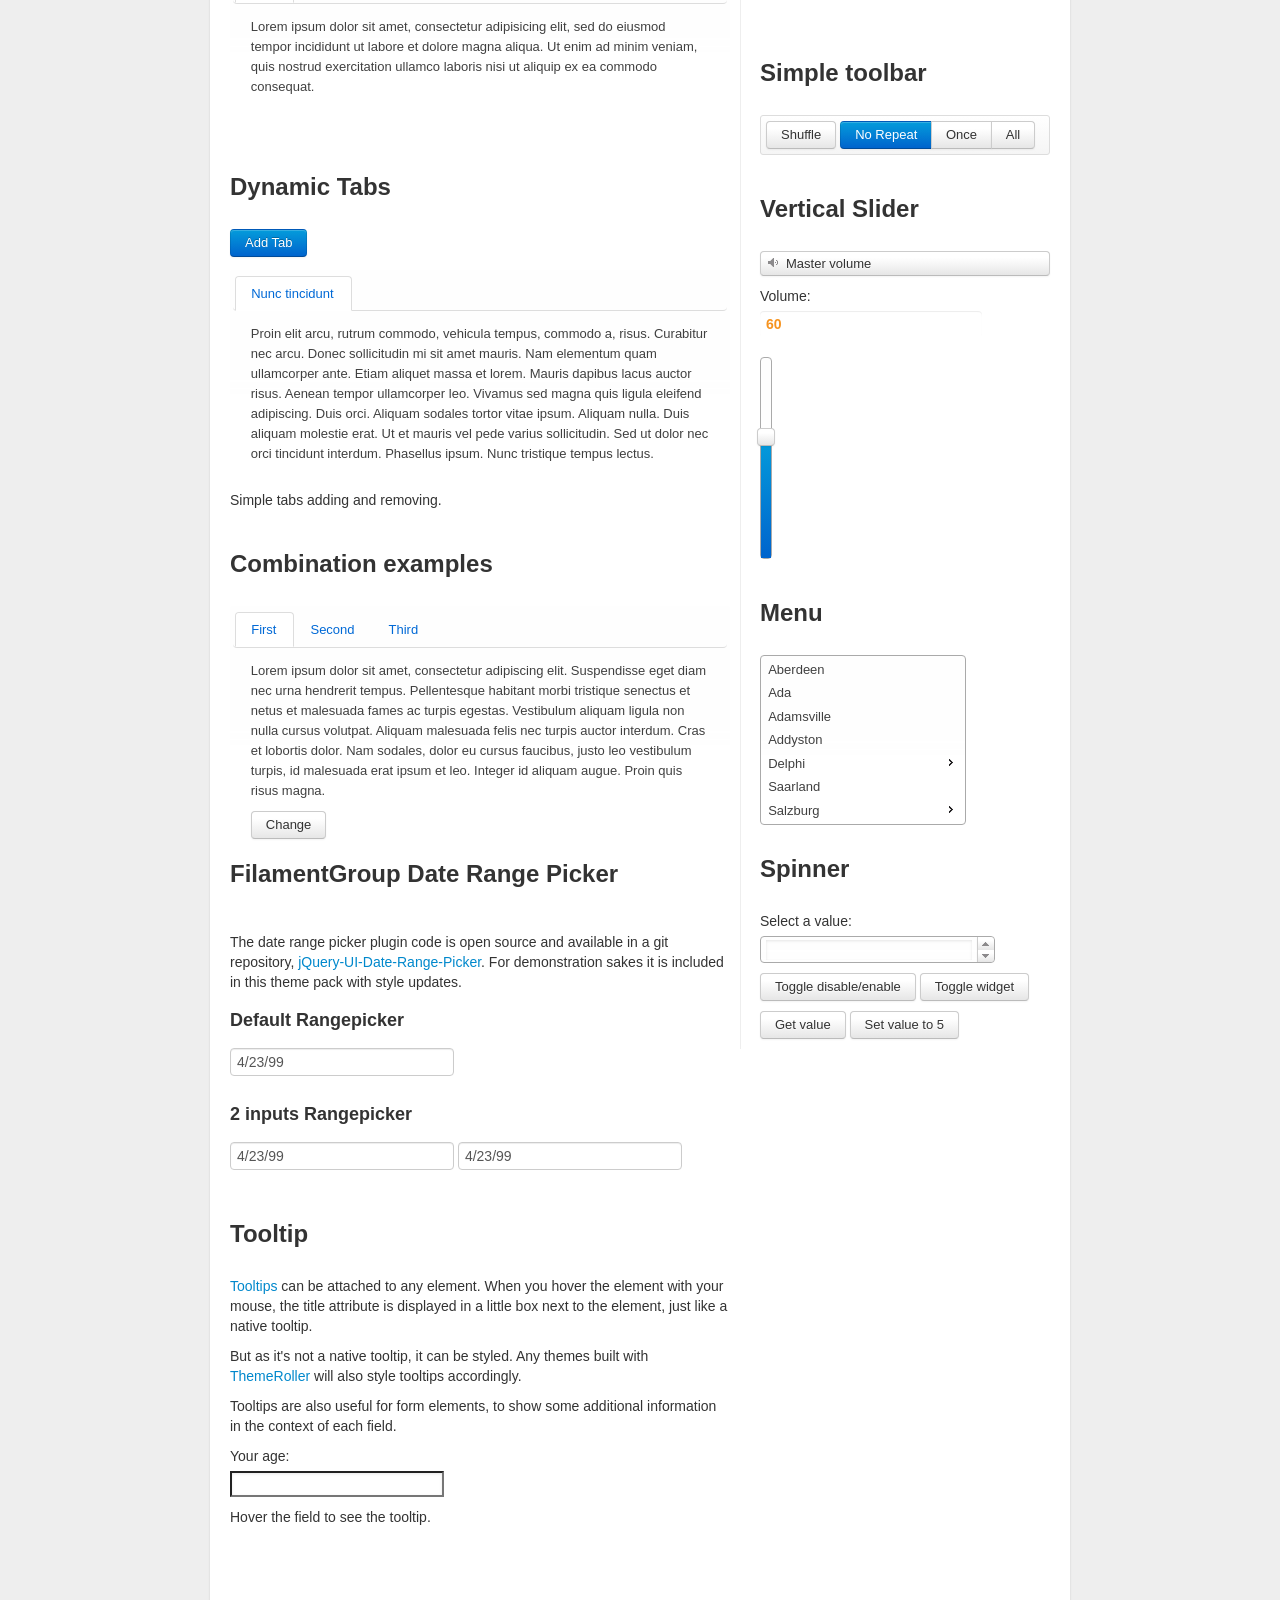
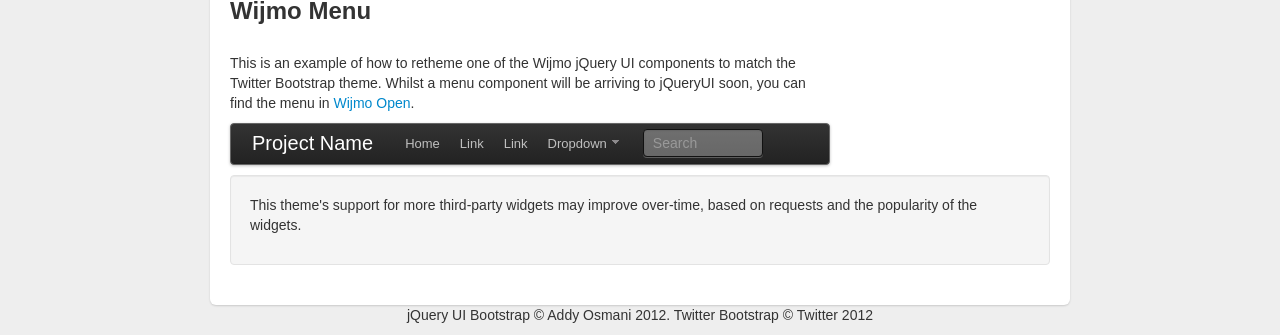
<file: app/static/jquery-ui-bootstrap/old_index.html>
<!DOCTYPE html>
<html lang="en">
  <head>
    <meta charset="utf-8">
    <title>jQuery UI Bootstrap</title>
    <meta name="description" content="A preview of the jQuery UI Bootstrap theme">
    <meta name="author" content="Addy Osmani">

    <!-- Le HTML5 shim, for IE6-8 support of HTML elements -->
    <!--[if lt IE 9]>
      <script src="http://html5shim.googlecode.com/svn/trunk/html5.js"></script>
    <![endif]-->

    <!-- Styles --> 
    <link type="text/css" href="css/custom-theme/jquery-ui-1.9.2.custom.css" rel="stylesheet" />
    
    <link type="text/css" href="assets/css/bootstrap.min.css" rel="stylesheet">
    <link type="text/css" href="css/demo.css" rel="stylesheet">

  </head>

  <body>

  <!--[if lt IE 9]>
  <link rel="stylesheet" type="text/css" href="css/custom-theme/jquery.ui.1.9.2.ie.css"/>
  <![endif]-->

    <div class="navbar navbar-inverse navbar-fixed-top">
      <div class="navbar-inner">
        <div class="container">
          <a class="brand" href="http://github.com/addyosmani/jquery-ui-bootstrap">jQuery UI Bootstrap</a>
          <div class="nav-collapse collapse">
              <ul class="nav">
                <li class="active"><a href="#">Home</a></li>
                <li><a href="http://github.com/addyosmani/jquery-ui-bootstrap/issues">Feedback/Issues</a></li>
                <li><a href="http://twitter.com/addyosmani">Contact</a></li>
              </ul>
              <form action="" class="pull-right">
              </form>
          </div>
        </div>
      </div>
    </div>


    <div class="container">

      <div class="content">
        <div class="page-header">
          <h1>jQuery UI Bootstrap <small>A Bootstrap-themed kickstart for jQuery UI widgets (v0.25)</small></h1>
        </div>
        <div class="row">

          <!--left col-->
          <div class="span10">


          <!--welcome-->
          <div class="alert-message block-message warning">      
            <p>
              <p><strong>Welcome!</strong> This is a live preview of new the jQuery UI Bootstrap theme -  a project I started to bring the beauty of Twitter's <a href="http://twitter.github.com/bootstrap/">Bootstrap</a> to jQuery UI widgets.
              </p>
              <p>
              With this theme, not only do you get the ability to use Bootstrap-themed widgets, but you can now also use (most) of Twitter Bootstrap side-by-wide with it without components breaking visually. </p>
              <p>
              It's still a work-in-progress, but I hope you find it useful. Issues and pull requests are always welcome - <a href="http://twitter.com/addyosmani">@addyosmani</a>
              </p>
            </p>
          </div>
          <!--end welcome-->


        <!-- Accordion -->
            <h2 class="demoHeaders">Accordion</h2>
            <div id="accordion">
              <div>
                <h3><a href="#">First</a></h3>
                <div>Lorem ipsum dolor sit amet. Lorem ipsum dolor sit amet. Lorem ipsum dolor sit amet.</div>
              </div>
              <div>
                <h3><a href="#">Second</a></h3>
                <div>Phasellus mattis tincidunt nibh.</div>
              </div>
              <div>
                <h3><a href="#">Third</a></h3>
                <div>Nam dui erat, auctor a, dignissim quis.</div>
              </div>
            </div>
            <!--end accordion-->

           <!-- Dialog NOTE: Dialog is not generated by UI in this demo so it can be visually styled in themeroller-->
            <h2 class="demoHeaders">Dialog</h2>
            <p><a href="#" id="dialog_link" class="ui-state-default ui-corner-all"><span class="ui-icon ui-icon-newwin"></span>Open Dialog</a>
            &nbsp;
            <a href="#" id="modal_link" class="ui-state-default ui-corner-all"><span class="ui-icon ui-icon-newwin"></span>Open Modal Dialog</a>
            </p>


            <h2 class="demoHeaders">Overlay and Shadow Classes</h2>
            <div style="position: relative; width: 96%; height: 200px; padding:1% 4%; overflow:hidden;" class="fakewindowcontain">
              <p>Lorem ipsum dolor sit amet,  Nulla nec tortor. Donec id elit quis purus consectetur consequat. </p><p>Nam congue semper tellus. Sed erat dolor, dapibus sit amet, venenatis ornare, ultrices ut, nisi. Aliquam ante. Suspendisse scelerisque dui nec velit. Duis augue augue, gravida euismod, vulputate ac, facilisis id, sem. Morbi in orci. </p><p>Nulla purus lacus, pulvinar vel, malesuada ac, mattis nec, quam. Nam molestie scelerisque quam. Nullam feugiat cursus lacus.orem ipsum dolor sit amet, consectetur adipiscing elit. Donec libero risus, commodo vitae, pharetra mollis, posuere eu, pede. Nulla nec tortor. Donec id elit quis purus consectetur consequat. </p><p>Nam congue semper tellus. Sed erat dolor, dapibus sit amet, venenatis ornare, ultrices ut, nisi. Aliquam ante. Suspendisse scelerisque dui nec velit. Duis augue augue, gravida euismod, vulputate ac, facilisis id, sem. Morbi in orci. Nulla purus lacus, pulvinar vel, malesuada ac, mattis nec, quam. Nam molestie scelerisque quam. </p><p>Nullam feugiat cursus lacus.orem ipsum dolor sit amet, consectetur adipiscing elit. Donec libero risus, commodo vitae, pharetra mollis, posuere eu, pede. Nulla nec tortor. Donec id elit quis purus consectetur consequat. Nam congue semper tellus. Sed erat dolor, dapibus sit amet, venenatis ornare, ultrices ut, nisi. Aliquam ante. </p><p>Suspendisse scelerisque dui nec velit. Duis augue augue, gravida euismod, vulputate ac, facilisis id, sem. Morbi in orci. Nulla purus lacus, pulvinar vel, malesuada ac, mattis nec, quam. Nam molestie scelerisque quam. Nullam feugiat cursus lacus.orem ipsum dolor sit amet, consectetur adipiscing elit. Donec libero risus, commodo vitae, pharetra mollis, posuere eu, pede. Nulla nec tortor. Donec id elit quis purus consectetur consequat. Nam congue semper tellus. Sed erat dolor, dapibus sit amet, venenatis ornare, ultrices ut, nisi. </p>

              <!-- ui-dialog -->
              <div class="ui-overlay"><div class="ui-widget-overlay"></div><div class="ui-widget-shadow ui-corner-all" style="width: 302px; height: 152px; position: absolute; left: 50px; top: 30px;"></div></div>
              <div style="position: absolute; width: 280px; height: 130px;left: 50px; top: 30px; padding: 10px;" class="ui-widget ui-widget-content ui-corner-all">
                <div class="ui-dialog-content ui-widget-content" style="background: none; border: 0;">
                  <p>Lorem ipsum dolor sit amet, consectetur adipisicing elit, sed do eiusmod tempor incididunt ut labore et dolore magna aliqua. Ut enim ad minim veniam, quis nostrud exercitation ullamco laboris nisi ut aliquip ex ea commodo consequat.</p>
                </div>
              </div>

            </div>


            <!-- ui-dialog -->
            <div id="dialog" title="Dialog Title">
              <p>Lorem ipsum dolor sit amet, consectetur adipisicing elit, sed do eiusmod tempor incididunt ut labore et dolore magna aliqua. Ut enim ad minim veniam, quis nostrud exercitation ullamco laboris nisi ut aliquip ex ea commodo consequat.</p>
            </div>



            <h2 class="demoHeaders">Framework Icons (content color preview)</h2>
            <ul id="icons" class="ui-widget ui-helper-clearfix">

            <li class="ui-state-default ui-corner-all" title=".ui-icon-carat-1-n"><span class="ui-icon ui-icon-carat-1-n"></span></li>
            <li class="ui-state-default ui-corner-all" title=".ui-icon-carat-1-ne"><span class="ui-icon ui-icon-carat-1-ne"></span></li>
            <li class="ui-state-default ui-corner-all" title=".ui-icon-carat-1-e"><span class="ui-icon ui-icon-carat-1-e"></span></li>

            <li class="ui-state-default ui-corner-all" title=".ui-icon-carat-1-se"><span class="ui-icon ui-icon-carat-1-se"></span></li>
            <li class="ui-state-default ui-corner-all" title=".ui-icon-carat-1-s"><span class="ui-icon ui-icon-carat-1-s"></span></li>
            <li class="ui-state-default ui-corner-all" title=".ui-icon-carat-1-sw"><span class="ui-icon ui-icon-carat-1-sw"></span></li>
            <li class="ui-state-default ui-corner-all" title=".ui-icon-carat-1-w"><span class="ui-icon ui-icon-carat-1-w"></span></li>
            <li class="ui-state-default ui-corner-all" title=".ui-icon-carat-1-nw"><span class="ui-icon ui-icon-carat-1-nw"></span></li>
            <li class="ui-state-default ui-corner-all" title=".ui-icon-carat-2-n-s"><span class="ui-icon ui-icon-carat-2-n-s"></span></li>
            <li class="ui-state-default ui-corner-all" title=".ui-icon-carat-2-e-w"><span class="ui-icon ui-icon-carat-2-e-w"></span></li>
            <li class="ui-state-default ui-corner-all" title=".ui-icon-triangle-1-n"><span class="ui-icon ui-icon-triangle-1-n"></span></li>
            <li class="ui-state-default ui-corner-all" title=".ui-icon-triangle-1-ne"><span class="ui-icon ui-icon-triangle-1-ne"></span></li>

            <li class="ui-state-default ui-corner-all" title=".ui-icon-triangle-1-e"><span class="ui-icon ui-icon-triangle-1-e"></span></li>
            <li class="ui-state-default ui-corner-all" title=".ui-icon-triangle-1-se"><span class="ui-icon ui-icon-triangle-1-se"></span></li>
            <li class="ui-state-default ui-corner-all" title=".ui-icon-triangle-1-s"><span class="ui-icon ui-icon-triangle-1-s"></span></li>
            <li class="ui-state-default ui-corner-all" title=".ui-icon-triangle-1-sw"><span class="ui-icon ui-icon-triangle-1-sw"></span></li>
            <li class="ui-state-default ui-corner-all" title=".ui-icon-triangle-1-w"><span class="ui-icon ui-icon-triangle-1-w"></span></li>
            <li class="ui-state-default ui-corner-all" title=".ui-icon-triangle-1-nw"><span class="ui-icon ui-icon-triangle-1-nw"></span></li>
            <li class="ui-state-default ui-corner-all" title=".ui-icon-triangle-2-n-s"><span class="ui-icon ui-icon-triangle-2-n-s"></span></li>
            <li class="ui-state-default ui-corner-all" title=".ui-icon-triangle-2-e-w"><span class="ui-icon ui-icon-triangle-2-e-w"></span></li>
            <li class="ui-state-default ui-corner-all" title=".ui-icon-arrow-1-n"><span class="ui-icon ui-icon-arrow-1-n"></span></li>

            <li class="ui-state-default ui-corner-all" title=".ui-icon-arrow-1-ne"><span class="ui-icon ui-icon-arrow-1-ne"></span></li>
            <li class="ui-state-default ui-corner-all" title=".ui-icon-arrow-1-e"><span class="ui-icon ui-icon-arrow-1-e"></span></li>
            <li class="ui-state-default ui-corner-all" title=".ui-icon-arrow-1-se"><span class="ui-icon ui-icon-arrow-1-se"></span></li>
            <li class="ui-state-default ui-corner-all" title=".ui-icon-arrow-1-s"><span class="ui-icon ui-icon-arrow-1-s"></span></li>
            <li class="ui-state-default ui-corner-all" title=".ui-icon-arrow-1-sw"><span class="ui-icon ui-icon-arrow-1-sw"></span></li>
            <li class="ui-state-default ui-corner-all" title=".ui-icon-arrow-1-w"><span class="ui-icon ui-icon-arrow-1-w"></span></li>
            <li class="ui-state-default ui-corner-all" title=".ui-icon-arrow-1-nw"><span class="ui-icon ui-icon-arrow-1-nw"></span></li>
            <li class="ui-state-default ui-corner-all" title=".ui-icon-arrow-2-n-s"><span class="ui-icon ui-icon-arrow-2-n-s"></span></li>
            <li class="ui-state-default ui-corner-all" title=".ui-icon-arrow-2-ne-sw"><span class="ui-icon ui-icon-arrow-2-ne-sw"></span></li>

            <li class="ui-state-default ui-corner-all" title=".ui-icon-arrow-2-e-w"><span class="ui-icon ui-icon-arrow-2-e-w"></span></li>
            <li class="ui-state-default ui-corner-all" title=".ui-icon-arrow-2-se-nw"><span class="ui-icon ui-icon-arrow-2-se-nw"></span></li>
            <li class="ui-state-default ui-corner-all" title=".ui-icon-arrowstop-1-n"><span class="ui-icon ui-icon-arrowstop-1-n"></span></li>
            <li class="ui-state-default ui-corner-all" title=".ui-icon-arrowstop-1-e"><span class="ui-icon ui-icon-arrowstop-1-e"></span></li>
            <li class="ui-state-default ui-corner-all" title=".ui-icon-arrowstop-1-s"><span class="ui-icon ui-icon-arrowstop-1-s"></span></li>
            <li class="ui-state-default ui-corner-all" title=".ui-icon-arrowstop-1-w"><span class="ui-icon ui-icon-arrowstop-1-w"></span></li>
            <li class="ui-state-default ui-corner-all" title=".ui-icon-arrowthick-1-n"><span class="ui-icon ui-icon-arrowthick-1-n"></span></li>
            <li class="ui-state-default ui-corner-all" title=".ui-icon-arrowthick-1-ne"><span class="ui-icon ui-icon-arrowthick-1-ne"></span></li>
            <li class="ui-state-default ui-corner-all" title=".ui-icon-arrowthick-1-e"><span class="ui-icon ui-icon-arrowthick-1-e"></span></li>

            <li class="ui-state-default ui-corner-all" title=".ui-icon-arrowthick-1-se"><span class="ui-icon ui-icon-arrowthick-1-se"></span></li>
            <li class="ui-state-default ui-corner-all" title=".ui-icon-arrowthick-1-s"><span class="ui-icon ui-icon-arrowthick-1-s"></span></li>
            <li class="ui-state-default ui-corner-all" title=".ui-icon-arrowthick-1-sw"><span class="ui-icon ui-icon-arrowthick-1-sw"></span></li>
            <li class="ui-state-default ui-corner-all" title=".ui-icon-arrowthick-1-w"><span class="ui-icon ui-icon-arrowthick-1-w"></span></li>
            <li class="ui-state-default ui-corner-all" title=".ui-icon-arrowthick-1-nw"><span class="ui-icon ui-icon-arrowthick-1-nw"></span></li>
            <li class="ui-state-default ui-corner-all" title=".ui-icon-arrowthick-2-n-s"><span class="ui-icon ui-icon-arrowthick-2-n-s"></span></li>
            <li class="ui-state-default ui-corner-all" title=".ui-icon-arrowthick-2-ne-sw"><span class="ui-icon ui-icon-arrowthick-2-ne-sw"></span></li>
            <li class="ui-state-default ui-corner-all" title=".ui-icon-arrowthick-2-e-w"><span class="ui-icon ui-icon-arrowthick-2-e-w"></span></li>
            <li class="ui-state-default ui-corner-all" title=".ui-icon-arrowthick-2-se-nw"><span class="ui-icon ui-icon-arrowthick-2-se-nw"></span></li>

            <li class="ui-state-default ui-corner-all" title=".ui-icon-arrowthickstop-1-n"><span class="ui-icon ui-icon-arrowthickstop-1-n"></span></li>
            <li class="ui-state-default ui-corner-all" title=".ui-icon-arrowthickstop-1-e"><span class="ui-icon ui-icon-arrowthickstop-1-e"></span></li>
            <li class="ui-state-default ui-corner-all" title=".ui-icon-arrowthickstop-1-s"><span class="ui-icon ui-icon-arrowthickstop-1-s"></span></li>
            <li class="ui-state-default ui-corner-all" title=".ui-icon-arrowthickstop-1-w"><span class="ui-icon ui-icon-arrowthickstop-1-w"></span></li>
            <li class="ui-state-default ui-corner-all" title=".ui-icon-arrowreturnthick-1-w"><span class="ui-icon ui-icon-arrowreturnthick-1-w"></span></li>
            <li class="ui-state-default ui-corner-all" title=".ui-icon-arrowreturnthick-1-n"><span class="ui-icon ui-icon-arrowreturnthick-1-n"></span></li>
            <li class="ui-state-default ui-corner-all" title=".ui-icon-arrowreturnthick-1-e"><span class="ui-icon ui-icon-arrowreturnthick-1-e"></span></li>
            <li class="ui-state-default ui-corner-all" title=".ui-icon-arrowreturnthick-1-s"><span class="ui-icon ui-icon-arrowreturnthick-1-s"></span></li>
            <li class="ui-state-default ui-corner-all" title=".ui-icon-arrowreturn-1-w"><span class="ui-icon ui-icon-arrowreturn-1-w"></span></li>

            <li class="ui-state-default ui-corner-all" title=".ui-icon-arrowreturn-1-n"><span class="ui-icon ui-icon-arrowreturn-1-n"></span></li>
            <li class="ui-state-default ui-corner-all" title=".ui-icon-arrowreturn-1-e"><span class="ui-icon ui-icon-arrowreturn-1-e"></span></li>
            <li class="ui-state-default ui-corner-all" title=".ui-icon-arrowreturn-1-s"><span class="ui-icon ui-icon-arrowreturn-1-s"></span></li>
            <li class="ui-state-default ui-corner-all" title=".ui-icon-arrowrefresh-1-w"><span class="ui-icon ui-icon-arrowrefresh-1-w"></span></li>
            <li class="ui-state-default ui-corner-all" title=".ui-icon-arrowrefresh-1-n"><span class="ui-icon ui-icon-arrowrefresh-1-n"></span></li>
            <li class="ui-state-default ui-corner-all" title=".ui-icon-arrowrefresh-1-e"><span class="ui-icon ui-icon-arrowrefresh-1-e"></span></li>
            <li class="ui-state-default ui-corner-all" title=".ui-icon-arrowrefresh-1-s"><span class="ui-icon ui-icon-arrowrefresh-1-s"></span></li>
            <li class="ui-state-default ui-corner-all" title=".ui-icon-arrow-4"><span class="ui-icon ui-icon-arrow-4"></span></li>
            <li class="ui-state-default ui-corner-all" title=".ui-icon-arrow-4-diag"><span class="ui-icon ui-icon-arrow-4-diag"></span></li>

            <li class="ui-state-default ui-corner-all" title=".ui-icon-extlink"><span class="ui-icon ui-icon-extlink"></span></li>
            <li class="ui-state-default ui-corner-all" title=".ui-icon-newwin"><span class="ui-icon ui-icon-newwin"></span></li>
            <li class="ui-state-default ui-corner-all" title=".ui-icon-refresh"><span class="ui-icon ui-icon-refresh"></span></li>
            <li class="ui-state-default ui-corner-all" title=".ui-icon-shuffle"><span class="ui-icon ui-icon-shuffle"></span></li>
            <li class="ui-state-default ui-corner-all" title=".ui-icon-transfer-e-w"><span class="ui-icon ui-icon-transfer-e-w"></span></li>
            <li class="ui-state-default ui-corner-all" title=".ui-icon-transferthick-e-w"><span class="ui-icon ui-icon-transferthick-e-w"></span></li>
            <li class="ui-state-default ui-corner-all" title=".ui-icon-folder-collapsed"><span class="ui-icon ui-icon-folder-collapsed"></span></li>
            <li class="ui-state-default ui-corner-all" title=".ui-icon-folder-open"><span class="ui-icon ui-icon-folder-open"></span></li>
            <li class="ui-state-default ui-corner-all" title=".ui-icon-document"><span class="ui-icon ui-icon-document"></span></li>

            <li class="ui-state-default ui-corner-all" title=".ui-icon-document-b"><span class="ui-icon ui-icon-document-b"></span></li>
            <li class="ui-state-default ui-corner-all" title=".ui-icon-note"><span class="ui-icon ui-icon-note"></span></li>
            <li class="ui-state-default ui-corner-all" title=".ui-icon-mail-closed"><span class="ui-icon ui-icon-mail-closed"></span></li>
            <li class="ui-state-default ui-corner-all" title=".ui-icon-mail-open"><span class="ui-icon ui-icon-mail-open"></span></li>
            <li class="ui-state-default ui-corner-all" title=".ui-icon-suitcase"><span class="ui-icon ui-icon-suitcase"></span></li>
            <li class="ui-state-default ui-corner-all" title=".ui-icon-comment"><span class="ui-icon ui-icon-comment"></span></li>
            <li class="ui-state-default ui-corner-all" title=".ui-icon-person"><span class="ui-icon ui-icon-person"></span></li>
            <li class="ui-state-default ui-corner-all" title=".ui-icon-print"><span class="ui-icon ui-icon-print"></span></li>
            <li class="ui-state-default ui-corner-all" title=".ui-icon-trash"><span class="ui-icon ui-icon-trash"></span></li>

            <li class="ui-state-default ui-corner-all" title=".ui-icon-locked"><span class="ui-icon ui-icon-locked"></span></li>
            <li class="ui-state-default ui-corner-all" title=".ui-icon-unlocked"><span class="ui-icon ui-icon-unlocked"></span></li>
            <li class="ui-state-default ui-corner-all" title=".ui-icon-bookmark"><span class="ui-icon ui-icon-bookmark"></span></li>
            <li class="ui-state-default ui-corner-all" title=".ui-icon-tag"><span class="ui-icon ui-icon-tag"></span></li>
            <li class="ui-state-default ui-corner-all" title=".ui-icon-home"><span class="ui-icon ui-icon-home"></span></li>
            <li class="ui-state-default ui-corner-all" title=".ui-icon-flag"><span class="ui-icon ui-icon-flag"></span></li>
            <li class="ui-state-default ui-corner-all" title=".ui-icon-calculator"><span class="ui-icon ui-icon-calculator"></span></li>
            <li class="ui-state-default ui-corner-all" title=".ui-icon-cart"><span class="ui-icon ui-icon-cart"></span></li>
            <li class="ui-state-default ui-corner-all" title=".ui-icon-pencil"><span class="ui-icon ui-icon-pencil"></span></li>

            <li class="ui-state-default ui-corner-all" title=".ui-icon-clock"><span class="ui-icon ui-icon-clock"></span></li>
            <li class="ui-state-default ui-corner-all" title=".ui-icon-disk"><span class="ui-icon ui-icon-disk"></span></li>
            <li class="ui-state-default ui-corner-all" title=".ui-icon-calendar"><span class="ui-icon ui-icon-calendar"></span></li>
            <li class="ui-state-default ui-corner-all" title=".ui-icon-zoomin"><span class="ui-icon ui-icon-zoomin"></span></li>
            <li class="ui-state-default ui-corner-all" title=".ui-icon-zoomout"><span class="ui-icon ui-icon-zoomout"></span></li>
            <li class="ui-state-default ui-corner-all" title=".ui-icon-search"><span class="ui-icon ui-icon-search"></span></li>
            <li class="ui-state-default ui-corner-all" title=".ui-icon-wrench"><span class="ui-icon ui-icon-wrench"></span></li>
            <li class="ui-state-default ui-corner-all" title=".ui-icon-gear"><span class="ui-icon ui-icon-gear"></span></li>
            <li class="ui-state-default ui-corner-all" title=".ui-icon-heart"><span class="ui-icon ui-icon-heart"></span></li>

            <li class="ui-state-default ui-corner-all" title=".ui-icon-star"><span class="ui-icon ui-icon-star"></span></li>
            <li class="ui-state-default ui-corner-all" title=".ui-icon-link"><span class="ui-icon ui-icon-link"></span></li>
            <li class="ui-state-default ui-corner-all" title=".ui-icon-cancel"><span class="ui-icon ui-icon-cancel"></span></li>
            <li class="ui-state-default ui-corner-all" title=".ui-icon-plus"><span class="ui-icon ui-icon-plus"></span></li>
            <li class="ui-state-default ui-corner-all" title=".ui-icon-plusthick"><span class="ui-icon ui-icon-plusthick"></span></li>
            <li class="ui-state-default ui-corner-all" title=".ui-icon-minus"><span class="ui-icon ui-icon-minus"></span></li>
            <li class="ui-state-default ui-corner-all" title=".ui-icon-minusthick"><span class="ui-icon ui-icon-minusthick"></span></li>
            <li class="ui-state-default ui-corner-all" title=".ui-icon-close"><span class="ui-icon ui-icon-close"></span></li>
            <li class="ui-state-default ui-corner-all" title=".ui-icon-closethick"><span class="ui-icon ui-icon-closethick"></span></li>

            <li class="ui-state-default ui-corner-all" title=".ui-icon-key"><span class="ui-icon ui-icon-key"></span></li>
            <li class="ui-state-default ui-corner-all" title=".ui-icon-lightbulb"><span class="ui-icon ui-icon-lightbulb"></span></li>
            <li class="ui-state-default ui-corner-all" title=".ui-icon-scissors"><span class="ui-icon ui-icon-scissors"></span></li>
            <li class="ui-state-default ui-corner-all" title=".ui-icon-clipboard"><span class="ui-icon ui-icon-clipboard"></span></li>
            <li class="ui-state-default ui-corner-all" title=".ui-icon-copy"><span class="ui-icon ui-icon-copy"></span></li>
            <li class="ui-state-default ui-corner-all" title=".ui-icon-contact"><span class="ui-icon ui-icon-contact"></span></li>
            <li class="ui-state-default ui-corner-all" title=".ui-icon-image"><span class="ui-icon ui-icon-image"></span></li>
            <li class="ui-state-default ui-corner-all" title=".ui-icon-video"><span class="ui-icon ui-icon-video"></span></li>
            <li class="ui-state-default ui-corner-all" title=".ui-icon-script"><span class="ui-icon ui-icon-script"></span></li>
            <li class="ui-state-default ui-corner-all" title=".ui-icon-alert"><span class="ui-icon ui-icon-alert"></span></li>

            <li class="ui-state-default ui-corner-all" title=".ui-icon-info"><span class="ui-icon ui-icon-info"></span></li>
            <li class="ui-state-default ui-corner-all" title=".ui-icon-notice"><span class="ui-icon ui-icon-notice"></span></li>
            <li class="ui-state-default ui-corner-all" title=".ui-icon-help"><span class="ui-icon ui-icon-help"></span></li>
            <li class="ui-state-default ui-corner-all" title=".ui-icon-check"><span class="ui-icon ui-icon-check"></span></li>
            <li class="ui-state-default ui-corner-all" title=".ui-icon-bullet"><span class="ui-icon ui-icon-bullet"></span></li>
            <li class="ui-state-default ui-corner-all" title=".ui-icon-radio-off"><span class="ui-icon ui-icon-radio-off"></span></li>
            <li class="ui-state-default ui-corner-all" title=".ui-icon-radio-on"><span class="ui-icon ui-icon-radio-on"></span></li>
            <li class="ui-state-default ui-corner-all" title=".ui-icon-pin-w"><span class="ui-icon ui-icon-pin-w"></span></li>
            <li class="ui-state-default ui-corner-all" title=".ui-icon-pin-s"><span class="ui-icon ui-icon-pin-s"></span></li>
            <li class="ui-state-default ui-corner-all" title=".ui-icon-play"><span class="ui-icon ui-icon-play"></span></li>
            <li class="ui-state-default ui-corner-all" title=".ui-icon-pause"><span class="ui-icon ui-icon-pause"></span></li>

            <li class="ui-state-default ui-corner-all" title=".ui-icon-seek-next"><span class="ui-icon ui-icon-seek-next"></span></li>
            <li class="ui-state-default ui-corner-all" title=".ui-icon-seek-prev"><span class="ui-icon ui-icon-seek-prev"></span></li>
            <li class="ui-state-default ui-corner-all" title=".ui-icon-seek-end"><span class="ui-icon ui-icon-seek-end"></span></li>
            <li class="ui-state-default ui-corner-all" title=".ui-icon-seek-first"><span class="ui-icon ui-icon-seek-first"></span></li>
            <li class="ui-state-default ui-corner-all" title=".ui-icon-stop"><span class="ui-icon ui-icon-stop"></span></li>
            <li class="ui-state-default ui-corner-all" title=".ui-icon-eject"><span class="ui-icon ui-icon-eject"></span></li>
            <li class="ui-state-default ui-corner-all" title=".ui-icon-volume-off"><span class="ui-icon ui-icon-volume-off"></span></li>
            <li class="ui-state-default ui-corner-all" title=".ui-icon-volume-on"><span class="ui-icon ui-icon-volume-on"></span></li>
            <li class="ui-state-default ui-corner-all" title=".ui-icon-power"><span class="ui-icon ui-icon-power"></span></li>

            <li class="ui-state-default ui-corner-all" title=".ui-icon-signal-diag"><span class="ui-icon ui-icon-signal-diag"></span></li>
            <li class="ui-state-default ui-corner-all" title=".ui-icon-signal"><span class="ui-icon ui-icon-signal"></span></li>
            <li class="ui-state-default ui-corner-all" title=".ui-icon-battery-0"><span class="ui-icon ui-icon-battery-0"></span></li>
            <li class="ui-state-default ui-corner-all" title=".ui-icon-battery-1"><span class="ui-icon ui-icon-battery-1"></span></li>
            <li class="ui-state-default ui-corner-all" title=".ui-icon-battery-2"><span class="ui-icon ui-icon-battery-2"></span></li>
            <li class="ui-state-default ui-corner-all" title=".ui-icon-battery-3"><span class="ui-icon ui-icon-battery-3"></span></li>
            <li class="ui-state-default ui-corner-all" title=".ui-icon-circle-plus"><span class="ui-icon ui-icon-circle-plus"></span></li>
            <li class="ui-state-default ui-corner-all" title=".ui-icon-circle-minus"><span class="ui-icon ui-icon-circle-minus"></span></li>
            <li class="ui-state-default ui-corner-all" title=".ui-icon-circle-close"><span class="ui-icon ui-icon-circle-close"></span></li>

            <li class="ui-state-default ui-corner-all" title=".ui-icon-circle-triangle-e"><span class="ui-icon ui-icon-circle-triangle-e"></span></li>
            <li class="ui-state-default ui-corner-all" title=".ui-icon-circle-triangle-s"><span class="ui-icon ui-icon-circle-triangle-s"></span></li>
            <li class="ui-state-default ui-corner-all" title=".ui-icon-circle-triangle-w"><span class="ui-icon ui-icon-circle-triangle-w"></span></li>
            <li class="ui-state-default ui-corner-all" title=".ui-icon-circle-triangle-n"><span class="ui-icon ui-icon-circle-triangle-n"></span></li>
            <li class="ui-state-default ui-corner-all" title=".ui-icon-circle-arrow-e"><span class="ui-icon ui-icon-circle-arrow-e"></span></li>
            <li class="ui-state-default ui-corner-all" title=".ui-icon-circle-arrow-s"><span class="ui-icon ui-icon-circle-arrow-s"></span></li>
            <li class="ui-state-default ui-corner-all" title=".ui-icon-circle-arrow-w"><span class="ui-icon ui-icon-circle-arrow-w"></span></li>
            <li class="ui-state-default ui-corner-all" title=".ui-icon-circle-arrow-n"><span class="ui-icon ui-icon-circle-arrow-n"></span></li>
            <li class="ui-state-default ui-corner-all" title=".ui-icon-circle-zoomin"><span class="ui-icon ui-icon-circle-zoomin"></span></li>

            <li class="ui-state-default ui-corner-all" title=".ui-icon-circle-zoomout"><span class="ui-icon ui-icon-circle-zoomout"></span></li>
            <li class="ui-state-default ui-corner-all" title=".ui-icon-circle-check"><span class="ui-icon ui-icon-circle-check"></span></li>
            <li class="ui-state-default ui-corner-all" title=".ui-icon-circlesmall-plus"><span class="ui-icon ui-icon-circlesmall-plus"></span></li>
            <li class="ui-state-default ui-corner-all" title=".ui-icon-circlesmall-minus"><span class="ui-icon ui-icon-circlesmall-minus"></span></li>
            <li class="ui-state-default ui-corner-all" title=".ui-icon-circlesmall-close"><span class="ui-icon ui-icon-circlesmall-close"></span></li>
            <li class="ui-state-default ui-corner-all" title=".ui-icon-squaresmall-plus"><span class="ui-icon ui-icon-squaresmall-plus"></span></li>
            <li class="ui-state-default ui-corner-all" title=".ui-icon-squaresmall-minus"><span class="ui-icon ui-icon-squaresmall-minus"></span></li>
            <li class="ui-state-default ui-corner-all" title=".ui-icon-squaresmall-close"><span class="ui-icon ui-icon-squaresmall-close"></span></li>
            <li class="ui-state-default ui-corner-all" title=".ui-icon-grip-dotted-vertical"><span class="ui-icon ui-icon-grip-dotted-vertical"></span></li>

            <li class="ui-state-default ui-corner-all" title=".ui-icon-grip-dotted-horizontal"><span class="ui-icon ui-icon-grip-dotted-horizontal"></span></li>
            <li class="ui-state-default ui-corner-all" title=".ui-icon-grip-solid-vertical"><span class="ui-icon ui-icon-grip-solid-vertical"></span></li>
            <li class="ui-state-default ui-corner-all" title=".ui-icon-grip-solid-horizontal"><span class="ui-icon ui-icon-grip-solid-horizontal"></span></li>
            <li class="ui-state-default ui-corner-all" title=".ui-icon-gripsmall-diagonal-se"><span class="ui-icon ui-icon-gripsmall-diagonal-se"></span></li>
            <li class="ui-state-default ui-corner-all" title=".ui-icon-grip-diagonal-se"><span class="ui-icon ui-icon-grip-diagonal-se"></span></li>
            </ul>

            <!-- Tabs -->
            <h2 class="demoHeaders">Tabs</h2>
            <div id="tabs">
              <ul>
                <li><a href="#tabs-1">First</a></li>
                <li><a href="#tabs-2">Second</a></li>
                <li><a href="#tabs-3">Third</a></li>
              </ul>
              <div id="tabs-1">Lorem ipsum dolor sit amet, consectetur adipisicing elit, sed do eiusmod tempor incididunt ut labore et dolore magna aliqua. Ut enim ad minim veniam, quis nostrud exercitation ullamco laboris nisi ut aliquip ex ea commodo consequat.</div>
              <div id="tabs-2">Phasellus mattis tincidunt nibh. Cras orci urna, blandit id, pretium vel, aliquet ornare, felis. Maecenas scelerisque sem non nisl. Fusce sed lorem in enim dictum bibendum.</div>
              <div id="tabs-3">Nam dui erat, auctor a, dignissim quis, sollicitudin eu, felis. Pellentesque nisi urna, interdum eget, sagittis et, consequat vestibulum, lacus. Mauris porttitor ullamcorper augue.</div>
            </div>
            <!--end tabs-->

            <!--Dynamic tabs-->
            <style>
              #dialog2 label, #dialog2 input { display:block; }
              #dialog2 label { margin-top: 0.5em; }
              #dialog2 input, #dialog2 textarea { width: 95%; }
              #tabs2 { margin-top: 1em; }
              #tabs2 li .ui-icon-close { float: left; margin: 0.4em 0.2em 0 0; cursor: pointer; }
              #add_tab { cursor: pointer; }          
            </style>


            <p>&nbsp;</p>
            <div class="demo">

              <h2 class="demoHeaders">Dynamic Tabs</h2>
              <div id="dialog2" title="Tab data">
                <form>
                  <fieldset class="ui-helper-reset">
                    <label for="tab_title">Title</label>
                    <input type="text" name="tab_title" id="tab_title" value="" class="ui-widget-content ui-corner-all" />
                    <label for="tab_content">Content</label>
                    <textarea name="tab_content" id="tab_content" class="ui-widget-content ui-corner-all"></textarea>
                  </fieldset>
                </form>
              </div>

              <button id="add_tab" class="ui-button-primary">Add Tab</button>

              <div id="tabs2">
                <ul>
                  <li><a href="#tabs-1">Nunc tincidunt</a></li>
                </ul>
                <div id="tabs-1">
                  <p>Proin elit arcu, rutrum commodo, vehicula tempus, commodo a, risus. Curabitur nec arcu. Donec sollicitudin mi sit amet mauris. Nam elementum quam ullamcorper ante. Etiam aliquet massa et lorem. Mauris dapibus lacus auctor risus. Aenean tempor ullamcorper leo. Vivamus sed magna quis ligula eleifend adipiscing. Duis orci. Aliquam sodales tortor vitae ipsum. Aliquam nulla. Duis aliquam molestie erat. Ut et mauris vel pede varius sollicitudin. Sed ut dolor nec orci tincidunt interdum. Phasellus ipsum. Nunc tristique tempus lectus.</p>
                </div>
              </div>

            </div><!-- End demo -->

            <div class="demo-description">
            <p>Simple tabs adding and removing.</p>
            </div><!-- End demo-description -->


          <!--start combinations-->
          <h2 class="demoHeaders">Combination examples</h2>
            <div class="columnbox" style="height: 200px;">
              <div id="tabs3">
                <ul>
                  <li><a href="#tabs3-1">First</a></li>
                  <li><a href="#tabs3-2">Second</a></li>
                  <li><a href="#tabs3-3">Third</a></li>
                </ul>
                <div id="tabs3-1">
                  <p>Lorem ipsum dolor sit amet, consectetur adipiscing elit. Suspendisse eget diam nec urna hendrerit tempus. Pellentesque habitant morbi tristique senectus et netus et malesuada fames ac turpis egestas. Vestibulum aliquam ligula non nulla cursus volutpat. Aliquam malesuada felis nec turpis auctor interdum. Cras et lobortis dolor. Nam sodales, dolor eu cursus faucibus, justo leo vestibulum turpis, id malesuada erat ipsum et leo. Integer id aliquam augue. Proin quis risus magna.</p>
                  <a href="#" id="sampleButton">Change</a>
                </div>
                <div id="tabs3-2">Tab 2</div>
                <div id="tabs3-3">Tab 3</div>
              </div>
            </div>
          <!--end combinations-->
            <br />




          <!--start filamentgroup datepicker-->
            <link href="third-party/jQuery-UI-Date-Range-Picker/css/ui.daterangepicker.css" media="screen" rel="Stylesheet" type="text/css" />

            <p>&nbsp;</p>
            <h2>FilamentGroup Date Range Picker</h2>
            <p>&nbsp;</p>
            <p>
              The date range picker plugin code is open source and available in a git repository, <a href="https://github.com/filamentgroup/jQuery-UI-Date-Range-Picker">jQuery-UI-Date-Range-Picker</a>. For demonstration sakes it is included in this theme pack with style updates.
            </p>
            <p>
            <h3>Default Rangepicker</h3>  
            <div>
              <input type="text" value="4/23/99" id="rangeA" />     
            </div>

            <h3>2 inputs Rangepicker</h3> 
            <div>
              <input type="text" value="4/23/99" id="rangeBa" />  
              <input type="text" value="4/23/99" id="rangeBb" />      
            </div>

            </p>
            <!--end filament group datepicker-->
              <!-- Tooltip -->
              <h2 class="demoHeaders">Tooltip</h2>
              <div id="tooltip">
                  <p><a href="#" title="That's what this widget is">Tooltips</a> can be attached to any element. When you hover
                      the element with your mouse, the title attribute is displayed in a little box next to the element, just like a native tooltip.</p>
                  <p>But as it's not a native tooltip, it can be styled. Any themes built with
                      <a href="http://themeroller.com" title="ThemeRoller: jQuery UI's theme builder application">ThemeRoller</a>
                      will also style tooltips accordingly.</p>
                  <p>Tooltips are also useful for form elements, to show some additional information in the context of each field.</p>
                  <p><label for="age">Your age:</label><input id="age" title="We ask for your age only for statistical purposes." /></p>
                  <p>Hover the field to see the tooltip.</p>
              </div>
            <!--End Tooltip -->
          </div>
          <!--end col-->

          <!--right col-->
          <div class="span4">

            <!-- Buttons -->
            <h2 class="demoHeaders">Buttons</h2>
            <div id="buttons">

              <button>Default</button>
              <button class="ui-button-primary">Primary</button>
              <button class="ui-button-success">Success</button>
              </br>
              </br>
              <button class="ui-button-error">Danger</button>

              <a class="button">Anchor</a>

              <input type="submit" class="button" value="Submit"/>

            </div>

            </br>
          
          <!-- Button set-->
            <h2 class="demoHeaders">Button set</h2>
              <form style="margin-top: 1em;">
                <div id="radioset">
                  <input type="radio" id="radio1" name="radio" /><label for="radio1">Choice 1</label>
                  <input type="radio" id="radio2" name="radio" checked="checked" /><label for="radio2">Choice 2</label>
                  <input type="radio" id="radio3" name="radio" /><label for="radio3">Choice 3</label>
                </div>
                </br>
                <div id="format">
                <input type="checkbox" id="check1" /><label for="check1">B</label>
                <input type="checkbox" id="check2" /><label for="check2">I</label>
                <input type="checkbox" id="check3" /><label for="check3">U</label>
                </div>
                </br>
              </form>
          <!--end button set-->


          <!-- File Input-->
          <link href="third-party/jQuery-UI-FileInput/css/enhanced.css" rel="Stylesheet">
          <h2 class="demoheaders">File Input</h2>
          <form style="margin-top: 1em;"> 
            <input type="file" class="span3" name="file" id="file">
          </form>
          <!-- end file input -->


            <!-- Slider -->
            <h2 class="demoHeaders">Horizontal Slider</h2>
            <div id="slider"></div>
            <!--end slider-->

          <!-- Progressbar -->
            <h2 class="demoHeaders">Progressbar</h2>
            <div id="progressbar"></div>
          <!--end progressbar-->


            <!-- Highlight / Error -->
            <h2 class="demoHeaders">Highlight / Error</h2>
            <div class="ui-widget">
              <div class="ui-state-highlight ui-corner-all">
                <p><span class="ui-icon ui-icon-info" style="float: left; margin-right: .3em;"></span>
                <strong>Hey!</strong> Sample ui-state-highlight style.</p>
              </div>
            </div>

            <div class="ui-widget">
              <div class="ui-state-error ui-corner-all">
                <p><span class="ui-icon ui-icon-alert" style="float: left; margin-right: .3em;"></span>
                <strong>Alert:</strong> Sample ui-state-error style.</p>
              </div>
            </div>


            <div class="ui-widget">
              <div class="ui-state-default ui-corner-all">
                <p><span class="ui-icon ui-icon-mail-closed" style="float: left; margin-right: .3em;"></span>
                <strong>Hello:</strong> Sample ui-state-default style.</p>
              </div>
            </div>
            <!--end highlights-->



            <!--Autocomplete-->
            <h2 class="demoHeaders">Autocomplete</h2>
            <!--autocomplete-->
            <div class="ui-widget">
              <label for="tags">Tags: </label>
              <input id="tags" />
            </div>
            <!--end autocomplete-->


            <!-- Datepicker -->
            <h2 class="demoHeaders">Datepicker</h2>
            <div id="datepicker"></div>
            <!--end datepicker-->



            <!--start toolbar-->

            <div class="demo">
              <p>&nbsp;</p>
              <h2 class="demoHeaders">Simple toolbar</h2>
              <p></p>
              <div id="toolbar" class="ui-toolbar ui-widget-header ui-corner-all">

                <input type="checkbox" id="shuffle" /><label for="shuffle">Shuffle</label>
                
                <span id="repeat">
                  <input type="radio" id="repeat0" name="repeat" checked="checked" /><label for="repeat0">No Repeat</label>
                  <input type="radio" id="repeat1" name="repeat" /><label for="repeat1">Once</label>
                  <input type="radio" id="repeatall" name="repeat" /><label for="repeatall">All</label>
                </span>

              </div>
            </div><!-- End demo -->
            <!--end toolbar-->


            <!-- Vertical Slider -->
            <h2 class="demoHeaders">Vertical Slider</h2>
            <p class="ui-state-default ui-corner-all ui-helper-clearfix" style="padding:4px;">
            <span class="ui-icon ui-icon-volume-on" style="float:left; margin:-2px 5px 0 0;"></span>
            Master volume
            </p>
            <p>
              <label for="amount">Volume:</label>
              <input type="text" id="amount" style="border:0; color:#f6931f; font-weight:bold;" />
            </p>

            <div id="slider-vertical" style="height:200px;"></div>

              <!-- Menu -->
              <h2 class="demoHeaders">Menu</h2>
                <p></p>
                <ul id="menu">
                  <li><a href="#">Aberdeen</a></li>
                  <li><a href="#">Ada</a></li>
                  <li><a href="#">Adamsville</a></li>
                  <li><a href="#">Addyston</a></li>
                  <li>
                      <a href="#">Delphi</a>
                      <ul>
                          <li><a href="#">Ada</a></li>
                          <li><a href="#">Saarland</a></li>
                          <li><a href="#">Salzburg</a></li>
                      </ul>
                  </li>
                  <li><a href="#">Saarland</a></li>
                  <li>
                      <a href="#">Salzburg</a>
                      <ul>
                          <li>
                              <a href="#">Delphi</a>
                              <ul>
                                  <li><a href="#">Ada</a></li>
                                  <li><a href="#">Saarland</a></li>
                                  <li><a href="#">Salzburg</a></li>
                              </ul>
                          </li>
                          <li>
                              <a href="?Delphi">Delphi</a>
                              <ul>
                                  <li><a href="#">Ada</a></li>
                                  <li><a href="#">Saarland</a></li>
                                  <li><a href="#">Salzburg</a></li>
                              </ul>
                          </li>
                          <li><a href="#">Perch</a></li>
                      </ul>
                  </li>
              </ul>
              <!-- End demo -->
              <p></p>
              <!-- Spinner -->
              <h2 class="demoHeaders">Spinner</h2>
              <p>
                  <label for="spinner">Select a value:</label>
                  <input id="spinner" name="value" />
              </p>

              <p>
                  <button id="disable">Toggle disable/enable</button>
                  <button id="destroy">Toggle widget</button>
              </p>

              <p>
                  <button id="getvalue">Get value</button>
                  <button id="setvalue">Set value to 5</button>
              </p>
              <!-- End demo -->
            <p></p>
          </div>
          <!--end col-->

        </div>

        <div>
            <!--begin wijmo menu-->
            <link href="third-party/wijmo/jquery.wijmo-open.1.5.0.css" rel="stylesheet" type="text/css" />
            <style>
                .wijmo-container
                {
                    display: block;
                    clear: both;
                    width: 600px;
                }
            </style>
            <div class="wijmo-container">
                <p>
                    &nbsp;</p>
                <h2 class="demoHeaders">
                    Wijmo Menu</h2>
                <p>
                    This is an example of how to retheme one of the Wijmo jQuery UI components to match the Twitter Bootstrap theme. Whilst a menu component will be arriving to jQueryUI soon, you can find the menu in <a href="http://wijmo.com/widgets/wijmo-open/">Wijmo Open</a>.</p>
                <ul id="menu1">
                    <li>
                        <h3>
                            <a href="">Project Name</a></h3>
                    </li>
                    <li><a href="#">Home</a></li>
                    <li><a href="#">Link</a></li>
                    <li><a href="#">Link</a></li>
                    <li><a href="#">Dropdown</a>
                        <ul>
                            <li><a href="#">Secondary link</a> </li>
                            <li><a href="#">Something else here</a> </li>
                            <li></li>
                            <li><a href="#">Another link</a> </li>
                        </ul>
                    </li>
                    <li>
                        <input type="text" placeholder="Search">
                    </li>
                </ul>
                <!-- End demo markup -->
            </div>
            <!--end wijmo menu-->
        </div>
        <p></p>
        <!--notice-->
        <div class="well">
            <p>This theme's support for more third-party widgets may improve over-time, based on requests and the popularity of the widgets.</p>
        </div>
      </div>

      <footer>
        <p>jQuery UI Bootstrap &copy; Addy Osmani 2012. Twitter Bootstrap &copy; Twitter 2012</p>
      </footer>

    </div> <!-- /container -->


        <!--static dialog-->
          <div id="dialog-message" title="Modal Dialog">
            <p>
              <span class="ui-icon ui-icon-circle-check" style="float:left; margin:0 7px 50px 0;"></span>
              Your files have downloaded successfully into the My Downloads folder.
            </p>
            <p>
              Currently using <b>36% of your storage space</b>.
            </p>
          </div>
        <!--end static dialog-->

        <!--scripts-->

        <script type="text/javascript" src="js/jquery-1.8.3.min.js"></script>
        <script type="text/javascript" src="js/jquery-ui-1.9.2.custom.min.js"></script>
        <!--daterangepicker-->
        <script type="text/javascript" src="third-party/jQuery-UI-Date-Range-Picker/js/date.js"></script>
        <script type="text/javascript" src="third-party/jQuery-UI-Date-Range-Picker/js/daterangepicker.jQuery.js"></script>

        <!--wijmo-->
        <script src="third-party/wijmo/jquery.mousewheel.min.js" type="text/javascript"></script>
        <script src="third-party/wijmo/jquery.bgiframe-2.1.3-pre.js" type="text/javascript"></script>
        <script src="third-party/wijmo/jquery.wijmo-open.1.5.0.min.js" type="text/javascript"></script>


        <!-- FileInput -->
        <script src="third-party/jQuery-UI-FileInput/js/enhance.min.js" type="text/javascript"></script>
        <script src="third-party/jQuery-UI-FileInput/js/fileinput.jquery.js" type="text/javascript"></script>

        <!--init for this page-->
        <script type="text/javascript" src="js/demo.js"></script>



  </body>
</html>
</file>
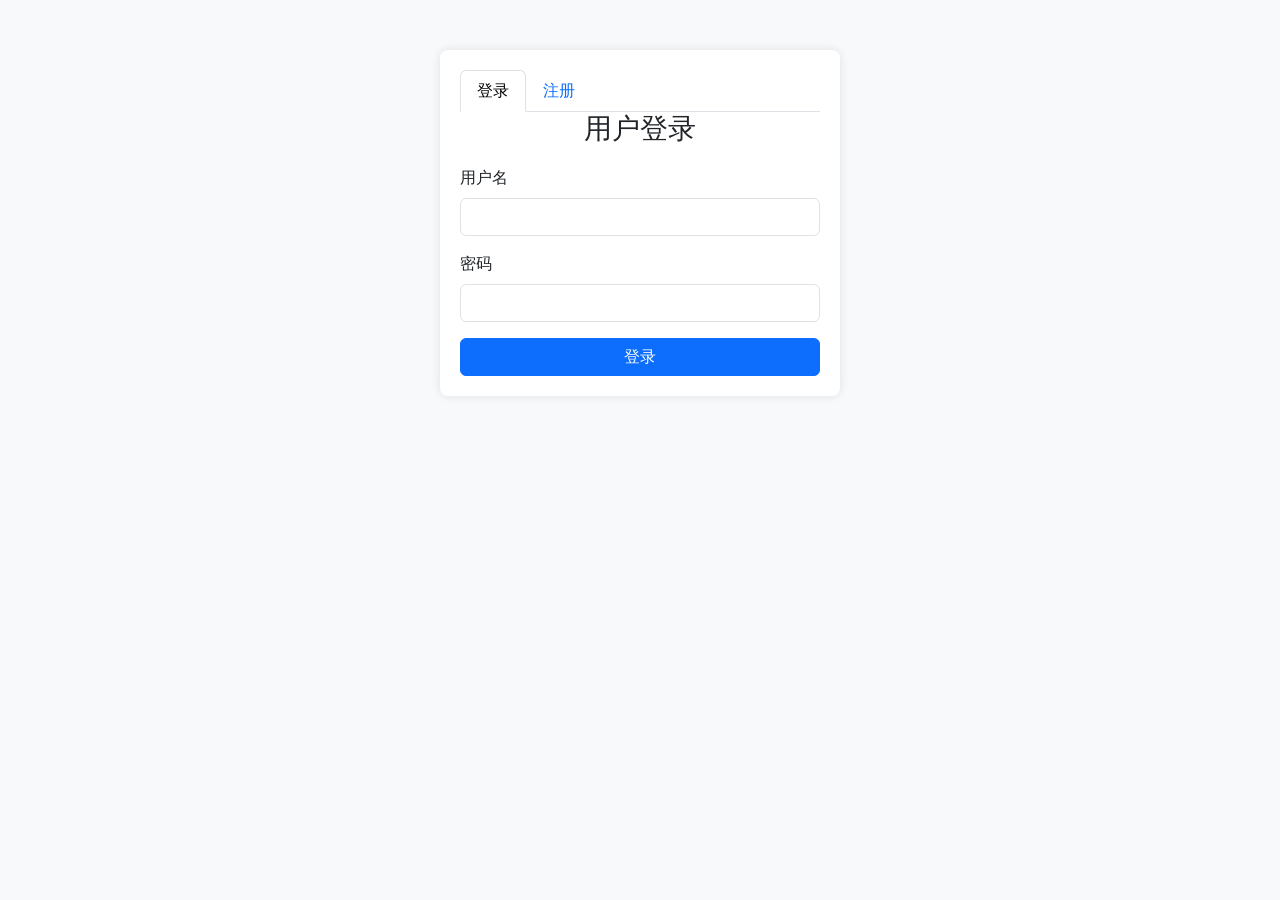
<file: app/templates/login/login.html>
<!DOCTYPE html>
<html lang="en">
<head>
    <meta charset="UTF-8">
    <meta name="viewport" content="width=device-width, initial-scale=1.0">
    <title>用户登录和注册</title>
    <link href="https://cdn.jsdelivr.net/npm/bootstrap@5.3.0-alpha1/dist/css/bootstrap.min.css" rel="stylesheet" integrity="sha384-GLhlTQ8iRABdZLl6O3oVMWSktQOp6b7In1Zl3/Jr59b6EGGoI1zY9sdShqsGB+I1" crossorigin="anonymous">

    <style>
        body {
            font-family: 'Segoe UI', Tahoma, Geneva, Verdana, sans-serif;
            background-color: #f8f9fa;
            padding: 50px;
        }
        .form-container {
            max-width: 400px;
            margin: auto;
            background: white;
            padding: 20px;
            border-radius: 8px;
            box-shadow: 0 0 10px rgba(0, 0, 0, 0.1);
        }
        .form-title {
            text-align: center;
            margin-bottom: 20px;
        }
    </style>
</head>
<body>

    <div class="form-container">
        <!-- 登录/注册标签 -->
        <ul class="nav nav-tabs" id="myTab" role="tablist">
            <li class="nav-item" role="presentation">
                <button class="nav-link active" id="login-tab" data-bs-toggle="tab" data-bs-target="#login" type="button" role="tab" aria-controls="login" aria-selected="true">登录</button>
            </li>
            <li class="nav-item" role="presentation">
                <button class="nav-link" id="register-tab" data-bs-toggle="tab" data-bs-target="#register" type="button" role="tab" aria-controls="register" aria-selected="false">注册</button>
            </li>
        </ul>

        <!-- 登录和注册表单 -->
        <div class="tab-content" id="myTabContent">
            <!-- 登录表单 -->
            <div class="tab-pane fade show active" id="login" role="tabpanel" aria-labelledby="login-tab">
                <form id="login-form">
                    <h3 class="form-title">用户登录</h3>
                    <div class="mb-3">
                        <label for="login-username" class="form-label">用户名</label>
                        <input type="text" class="form-control" id="login-username" required>
                    </div>
                    <div class="mb-3">
                        <label for="login-password" class="form-label">密码</label>
                        <input type="password" class="form-control" id="login-password" required>
                    </div>
                    <button type="button" class="btn btn-primary w-100" onclick="handleLogin()">登录</button>
                </form>
            </div>

            <!-- 注册表单 -->
            <div class="tab-pane fade" id="register" role="tabpanel" aria-labelledby="register-tab">
                <form id="register-form">
                    <h3 class="form-title">用户注册</h3>
                    <div class="mb-3">
                        <label for="register-username" class="form-label">用户名</label>
                        <input type="text" class="form-control" id="register-username" required>
                    </div>
                    <div class="mb-3">
                        <label for="register-password" class="form-label">密码</label>
                        <input type="password" class="form-control" id="register-password" required>
                    </div>
                    <button type="button" class="btn btn-success w-100" onclick="handleRegister()">注册</button>
                </form>
            </div>
        </div>
    </div>

    <script>
        // 处理登录
        function handleLogin() {
            const username = document.getElementById('login-username').value;
            const password = document.getElementById('login-password').value;

            fetch('/login', {
                method: 'POST',
                headers: {
                    'Content-Type': 'application/json',
                },
                body: JSON.stringify({
                    username: username,
                    password: password,
                }),
            })
            .then(response => response.json())
            .then(data => {
                alert(data.message);
            })
            .catch(error => {
                console.error('Error:', error);
            });
        }

        // 处理注册
        function handleRegister() {
            const username = document.getElementById('register-username').value;
            const password = document.getElementById('register-password').value;

            fetch('/register', {
                method: 'POST',
                headers: {
                    'Content-Type': 'application/json',
                },
                body: JSON.stringify({
                    username: username,
                    password: password,
                }),
            })
            .then(response => response.json())
            .then(data => {
                alert(data.message);
            })
            .catch(error => {
                console.error('Error:', error);
            });
        }
    </script>

    <script src="https://cdn.jsdelivr.net/npm/bootstrap@5.3.0-alpha1/dist/js/bootstrap.bundle.min.js" integrity="sha384-w76AqxarNf5pNAcmaApt5IYtAJKo7deA2in7zC9Q9ancTnF9KARspOOhjwB46dVt" crossorigin="anonymous"></script>
</body>
</html>
</file>
<file: app/static/jquery-ui-bootstrap/assets/css/docs.css>
/* Body and structure
-------------------------------------------------- */

body {
    position: relative;
    padding-top: 40px;
}

/* Code in headings */
h3 code {
    font-size: 14px;
    font-weight: normal;
}

/* Sections
-------------------------------------------------- */

/* padding for in-page bookmarks and fixed navbar */
.page-header {
    border-bottom: 1px solid #EEEEEE;
    margin: 20px 0;
    padding-bottom: 9px;
}
.page-header > h1{
    color: #5A5A5A;
}
section {
    padding-top: 20px;
}
section > .page-header,
section > .lead {
    color: #5a5a5a;
}
section > ul li {
    margin-bottom: 5px;
}

/* Separators (hr) */
.bs-docs-separator {
    margin: 40px 0 39px;
}

/* Faded out hr */
hr.soften {
    height: 1px;
    margin: 70px 0;
    background-image: -webkit-linear-gradient(left, rgba(0,0,0,0), rgba(0,0,0,.1), rgba(0,0,0,0));
    background-image:    -moz-linear-gradient(left, rgba(0,0,0,0), rgba(0,0,0,.1), rgba(0,0,0,0));
    background-image:     -ms-linear-gradient(left, rgba(0,0,0,0), rgba(0,0,0,.1), rgba(0,0,0,0));
    background-image:      -o-linear-gradient(left, rgba(0,0,0,0), rgba(0,0,0,.1), rgba(0,0,0,0));
    border: 0;
}



/* Jumbotrons
-------------------------------------------------- */

/* Base class
------------------------- */
.jumbotron {
    position: relative;
    padding: 40px 0;
    color: #fff;
    text-align: center;
    text-shadow: 0 1px 3px rgba(0,0,0,.4), 0 0 30px rgba(0,0,0,.075);
    background: #B24926; /* Old browsers */
    background: -moz-linear-gradient(45deg,  #B24926 0%, #FAA523 100%); /* FF3.6+ */
    background: -webkit-gradient(linear, left bottom, right top, color-stop(0%,#B24926), color-stop(100%,#FAA523)); /* Chrome,Safari4+ */
    background: -webkit-linear-gradient(45deg,  #B24926 0%,#FAA523 100%); /* Chrome10+,Safari5.1+ */
    background: -o-linear-gradient(45deg,  #B24926 0%,#FAA523 100%); /* Opera 11.10+ */
    background: -ms-linear-gradient(45deg,  #B24926 0%,#FAA523 100%); /* IE10+ */
    background: linear-gradient(45deg,  #B24926 0%,#FAA523 100%); /* W3C */
    filter: progid:DXImageTransform.Microsoft.gradient( startColorstr='#B24926', endColorstr='#FAA523',GradientType=1 ); /* IE6-9 fallback on horizontal gradient */
    -webkit-box-shadow: inset 0 3px 7px rgba(0,0,0,.2), inset 0 -3px 7px rgba(0,0,0,.2);
    -moz-box-shadow: inset 0 3px 7px rgba(0,0,0,.2), inset 0 -3px 7px rgba(0,0,0,.2);
    box-shadow: inset 0 3px 7px rgba(0,0,0,.2), inset 0 -3px 7px rgba(0,0,0,.2);
}
.jumbotron h1 {
    font-size: 80px;
    font-weight: bold;
    letter-spacing: -1px;
    line-height: 1;
}
.jumbotron p {
    font-size: 24px;
    font-weight: 300;
    line-height: 1.25;
    margin-bottom: 30px;
}

/* Link styles (used on .masthead-links as well) */
.jumbotron a {
    color: #fff;
    color: rgba(255,255,255,.5);
    -webkit-transition: all .2s ease-in-out;
    -moz-transition: all .2s ease-in-out;
    transition: all .2s ease-in-out;
}
.jumbotron a:hover {
    color: #fff;
    text-shadow: 0 0 10px rgba(255,255,255,.25);
}

/* Download button */
.masthead .btn {
    padding: 19px 24px;
    font-size: 24px;
    font-weight: 200;
    color: #fff; /* redeclare to override the `.jumbotron a` */
    border: 0;
    -webkit-border-radius: 6px;
    -moz-border-radius: 6px;
    border-radius: 6px;
    -webkit-box-shadow: inset 0 1px 0 rgba(255,255,255,.1), 0 1px 5px rgba(0,0,0,.25);
    -moz-box-shadow: inset 0 1px 0 rgba(255,255,255,.1), 0 1px 5px rgba(0,0,0,.25);
    box-shadow: inset 0 1px 0 rgba(255,255,255,.1), 0 1px 5px rgba(0,0,0,.25);
    -webkit-transition: none;
    -moz-transition: none;
    transition: none;
}
.masthead .btn:hover {
    -webkit-box-shadow: inset 0 1px 0 rgba(255,255,255,.1), 0 1px 5px rgba(0,0,0,.25);
    -moz-box-shadow: inset 0 1px 0 rgba(255,255,255,.1), 0 1px 5px rgba(0,0,0,.25);
    box-shadow: inset 0 1px 0 rgba(255,255,255,.1), 0 1px 5px rgba(0,0,0,.25);
}
.masthead .btn:active {
    -webkit-box-shadow: inset 0 2px 4px rgba(0,0,0,.1), 0 1px 0 rgba(255,255,255,.1);
    -moz-box-shadow: inset 0 2px 4px rgba(0,0,0,.1), 0 1px 0 rgba(255,255,255,.1);
    box-shadow: inset 0 2px 4px rgba(0,0,0,.1), 0 1px 0 rgba(255,255,255,.1);
}


/* Pattern overlay
------------------------- */
.jumbotron .container {
    position: relative;
    z-index: 2;
}
.jumbotron:after {
    content: '';
    display: block;
    position: absolute;
    top: 0;
    right: 0;
    bottom: 0;
    left: 0;
    background: url(../img/bs-docs-masthead-pattern.png) repeat center center;
    opacity: .4;
}
@media
only screen and (-webkit-min-device-pixel-ratio: 2),
only screen and (   min--moz-device-pixel-ratio: 2),
only screen and (     -o-min-device-pixel-ratio: 2/1) {

    .jumbotron:after {
        background-size: 150px 150px;
    }

}

/* Masthead (docs home)
------------------------- */
.masthead {
    padding: 70px 0 80px;
    margin-bottom: 0;
    color: #fff;
}
.masthead h1 {
    font-size: 120px;
    line-height: 1;
    letter-spacing: -2px;
}
.masthead p {
    font-size: 40px;
    font-weight: 200;
    line-height: 1.25;
}

/* Textual links in masthead */
.masthead-links {
    margin: 0;
    list-style: none;
}
.masthead-links li {
    display: inline;
    padding: 0 10px;
    color: rgba(255,255,255,.25);
}

/* Social proof buttons from GitHub & Twitter */
.bs-docs-social {
    padding: 15px 0;
    text-align: center;
    background-color: #f5f5f5;
    border-top: 1px solid #fff;
    border-bottom: 1px solid #ddd;
}

/* Quick links on Home */
.bs-docs-social-buttons {
    margin-left: 0;
    margin-bottom: 0;
    padding-left: 0;
    list-style: none;
}
.bs-docs-social-buttons li {
    display: inline-block;
    padding: 5px 8px;
    line-height: 1;
    *display: inline;
    *zoom: 1;
}

/* Subhead (other pages)
------------------------- */
.subhead {
    text-align: left;
    border-bottom: 1px solid #ddd;
}
.subhead h1 {
    font-size: 60px;
}
.subhead p {
    margin-bottom: 20px;
}
.subhead .navbar {
    display: none;
}



/* Marketing section of Overview
-------------------------------------------------- */

.marketing {
    text-align: center;
    color: #5a5a5a;
}
.marketing h1 {
    margin: 60px 0 10px;
    font-size: 60px;
    font-weight: 200;
    line-height: 1;
    letter-spacing: -1px;
}
.marketing h2 {
    font-weight: 200;
    margin-bottom: 5px;
}
.marketing p {
    font-size: 16px;
    line-height: 1.5;
}
.marketing .marketing-byline {
    margin-bottom: 40px;
    font-size: 20px;
    font-weight: 300;
    line-height: 1.25;
    color: #999;
}
.marketing-img {
    display: block;
    margin: 0 auto 30px;
    max-height: 145px;
}



/* Footer
-------------------------------------------------- */

.footer {
    text-align: center;
    padding: 30px 0;
    margin-top: 70px;
    border-top: 1px solid #e5e5e5;
    background-color: #f5f5f5;
}
.footer p {
    margin-bottom: 0;
    color: #777;
}
.footer-links {
    margin: 10px 0;
}
.footer-links li {
    display: inline;
    padding: 0 2px;
}
.footer-links li:first-child {
    padding-left: 0;
}

/* Bootstrap code examples
-------------------------------------------------- */

/* Base class */
.bs-docs-example {
    position: relative;
    margin: 15px 0;
    padding: 39px 19px 14px;
    *padding-top: 19px;
    background-color: #fff;
    border: 1px solid #ddd;
    -webkit-border-radius: 4px;
    -moz-border-radius: 4px;
    border-radius: 4px;
}

/* Echo out a label for the example */
.bs-docs-example:after {
    content: "Example";
    position: absolute;
    top: -1px;
    left: -1px;
    padding: 3px 7px;
    font-size: 12px;
    font-weight: bold;
    background-color: #f5f5f5;
    border: 1px solid #ddd;
    color: #9da0a4;
    -webkit-border-radius: 4px 0 4px 0;
    -moz-border-radius: 4px 0 4px 0;
    border-radius: 4px 0 4px 0;
}

/* Remove spacing between an example and it's code */
.bs-docs-example + .prettyprint {
    margin-top: -20px;
    padding-top: 15px;
}

/* Tweak examples
------------------------- */
.bs-docs-example > p:last-child {
    margin-bottom: 0;
}
.bs-docs-example .table,
.bs-docs-example .progress,
.bs-docs-example .well,
.bs-docs-example .alert,
.bs-docs-example .hero-unit,
.bs-docs-example .pagination,
.bs-docs-example .navbar,
.bs-docs-example > .nav,
.bs-docs-example blockquote {
    margin-bottom: 5px;
}
.bs-docs-example .pagination {
    margin-top: 0;
}
.bs-navbar-top-example,
.bs-navbar-bottom-example {
    z-index: 1;
    padding: 0;
    height: 90px;
    overflow: hidden; /* cut the drop shadows off */
}
.bs-navbar-top-example .navbar-fixed-top,
.bs-navbar-bottom-example .navbar-fixed-bottom {
    margin-left: 0;
    margin-right: 0;
}
.bs-navbar-top-example {
    -webkit-border-radius: 0 0 4px 4px;
    -moz-border-radius: 0 0 4px 4px;
    border-radius: 0 0 4px 4px;
}
.bs-navbar-top-example:after {
    top: auto;
    bottom: -1px;
    -webkit-border-radius: 0 4px 0 4px;
    -moz-border-radius: 0 4px 0 4px;
    border-radius: 0 4px 0 4px;
}
.bs-navbar-bottom-example {
    -webkit-border-radius: 4px 4px 0 0;
    -moz-border-radius: 4px 4px 0 0;
    border-radius: 4px 4px 0 0;
}
.bs-navbar-bottom-example .navbar {
    margin-bottom: 0;
}
form.bs-docs-example {
    padding-bottom: 19px;
}

/* Images */
.bs-docs-example-images img {
    margin: 10px;
    display: inline-block;
}

/* Tooltips */
.bs-docs-tooltip-examples {
    text-align: center;
    margin: 0 0 10px;
    list-style: none;
}
.bs-docs-tooltip-examples li {
    display: inline;
    padding: 0 10px;
}

/* Popovers */
.bs-docs-example-popover {
    padding-bottom: 24px;
    background-color: #f9f9f9;
}
.bs-docs-example-popover .popover {
    position: relative;
    display: block;
    float: left;
    width: 260px;
    margin: 20px;
}

/* Dropdowns */
.bs-docs-example-submenus {
    min-height: 180px;
}
.bs-docs-example-submenus > .pull-left + .pull-left {
    margin-left: 20px;
}
.bs-docs-example-submenus .dropup > .dropdown-menu,
.bs-docs-example-submenus .dropdown > .dropdown-menu {
    display: block;
    position: static;
    margin-bottom: 5px;
    *width: 180px;
}

/* Sidenav for Docs
-------------------------------------------------- */

.bs-docs-sidenav {
    width: 228px;
    margin: 30px 0 0;
    padding: 0;
    background-color: #fff;
    -webkit-border-radius: 6px;
    -moz-border-radius: 6px;
    border-radius: 6px;
    -webkit-box-shadow: 0 1px 4px rgba(0,0,0,.065);
    -moz-box-shadow: 0 1px 4px rgba(0,0,0,.065);
    box-shadow: 0 1px 4px rgba(0,0,0,.065);
}
.bs-docs-sidenav > li > a {
    display: block;
    width: 190px \9;
    margin: 0 0 -1px;
    padding: 8px 14px;
    border: 1px solid #e5e5e5;
}
.bs-docs-sidenav > li:first-child > a {
    -webkit-border-radius: 6px 6px 0 0;
    -moz-border-radius: 6px 6px 0 0;
    border-radius: 6px 6px 0 0;
}
.bs-docs-sidenav > li:last-child > a {
    -webkit-border-radius: 0 0 6px 6px;
    -moz-border-radius: 0 0 6px 6px;
    border-radius: 0 0 6px 6px;
}
.bs-docs-sidenav > li.active > a {
    background: #B24926; /* Old browsers */
    background: -moz-linear-gradient(45deg,  #B24926 0%, #FAA523 100%); /* FF3.6+ */
    background: -webkit-gradient(linear, left bottom, right top, color-stop(0%,#B24926), color-stop(100%,#FAA523)); /* Chrome,Safari4+ */
    background: -webkit-linear-gradient(45deg,  #B24926 0%,#FAA523 100%); /* Chrome10+,Safari5.1+ */
    background: -o-linear-gradient(45deg,  #B24926 0%,#FAA523 100%); /* Opera 11.10+ */
    background: -ms-linear-gradient(45deg,  #B24926 0%,#FAA523 100%); /* IE10+ */
    background: linear-gradient(45deg,  #B24926 0%,#FAA523 100%); /* W3C */
    filter: progid:DXImageTransform.Microsoft.gradient( startColorstr='#B24926', endColorstr='#FAA523',GradientType=1 ); /* IE6-9 fallback on horizontal gradient */
    position: relative;
    z-index: 2;
    padding: 9px 15px;
    border: 0;
    text-shadow: 0 1px 0 rgba(0,0,0,.15);
    -webkit-box-shadow: inset 1px 0 0 rgba(0,0,0,.1), inset -1px 0 0 rgba(0,0,0,.1);
    -moz-box-shadow: inset 1px 0 0 rgba(0,0,0,.1), inset -1px 0 0 rgba(0,0,0,.1);
    box-shadow: inset 1px 0 0 rgba(0,0,0,.1), inset -1px 0 0 rgba(0,0,0,.1);
}
/* Chevrons */
.bs-docs-sidenav .icon-chevron-right {
    float: right;
    margin-top: 2px;
    margin-right: -6px;
    opacity: .25;
}
.bs-docs-sidenav > li > a:hover {
    background-color: #f5f5f5;
}
.bs-docs-sidenav a:hover .icon-chevron-right {
    opacity: .5;
}
.bs-docs-sidenav .active .icon-chevron-right,
.bs-docs-sidenav .active a:hover .icon-chevron-right {
    opacity: 1;
}
.bs-docs-sidenav.affix {
    top: 40px;
}
.bs-docs-sidenav.affix-bottom {
    position: absolute;
    top: auto;
    bottom: 270px;
}
/* Desktop
------------------------- */
@media (max-width: 980px) {
    /* Unfloat brand */
    body > .navbar-fixed-top .brand {
        float: left;
        margin-left: 0;
        padding-left: 10px;
        padding-right: 10px;
    }

    /* Inline-block quick links for more spacing */
    .quick-links li {
        display: inline-block;
        margin: 5px;
    }

    /* When affixed, space properly */
    .bs-docs-sidenav {
        top: 0;
        width: 218px;
        margin-top: 30px;
        margin-right: 0;
    }
}

/* Tablet to desktop
------------------------- */
@media (min-width: 768px) and (max-width: 979px) {
    /* Remove any padding from the body */
    body {
        padding-top: 0;
    }
    /* Widen masthead and social buttons to fill body padding */
    .jumbotron {
        margin-top: -20px; /* Offset bottom margin on .navbar */
    }
    /* Adjust sidenav width */
    .bs-docs-sidenav {
        width: 166px;
        margin-top: 20px;
    }
    .bs-docs-sidenav.affix {
        top: 0;
    }
}

/* Tablet
------------------------- */
@media (max-width: 767px) {
    /* Remove any padding from the body */
    body {
        padding-top: 0;
    }

    /* Widen masthead and social buttons to fill body padding */
    .jumbotron {
        padding: 40px 20px;
        margin-top:   -20px; /* Offset bottom margin on .navbar */
        margin-right: -20px;
        margin-left:  -20px;
    }
    .masthead h1 {
        font-size: 90px;
    }
    .masthead p,
    .masthead .btn {
        font-size: 24px;
    }
    .marketing .span4 {
        margin-bottom: 40px;
    }
    .bs-docs-social {
        margin: 0 -20px;
    }

    /* Space out the show-grid examples */
    .show-grid [class*="span"] {
        margin-bottom: 5px;
    }

    /* Sidenav */
    .bs-docs-sidenav {
        width: auto;
        margin-bottom: 20px;
    }
    .bs-docs-sidenav.affix {
        position: static;
        width: auto;
        top: 0;
    }

    /* Unfloat the back to top link in footer */
    .footer {
        margin-left: -20px;
        margin-right: -20px;
        padding-left: 20px;
        padding-right: 20px;
    }
    .footer p {
        margin-bottom: 9px;
    }
}

/* Landscape phones
------------------------- */
@media (max-width: 480px) {
    /* Remove padding above jumbotron */
    body {
        padding-top: 0;
    }

    /* Change up some type stuff */
    h2 small {
        display: block;
    }

    /* Downsize the jumbotrons */
    .jumbotron h1 {
        font-size: 45px;
    }
    .jumbotron p,
    .jumbotron .btn {
        font-size: 18px;
    }
    .jumbotron .btn {
        display: block;
        margin: 0 auto;
    }

    /* center align subhead text like the masthead */
    .subhead h1,
    .subhead p {
        text-align: center;
    }

    /* Marketing on home */
    .marketing h1 {
        font-size: 30px;
    }
    .marketing-byline {
        font-size: 18px;
    }

    /* Do our best to make tables work in narrow viewports */
    table code {
        white-space: normal;
        word-wrap: break-word;
        word-break: break-all;
    }

    /* Examples: dropdowns */
    .bs-docs-example-submenus > .pull-left {
        float: none;
        clear: both;
    }
    .bs-docs-example-submenus > .pull-left,
    .bs-docs-example-submenus > .pull-left + .pull-left {
        margin-left: 0;
    }
    .bs-docs-example-submenus p {
        margin-bottom: 0;
    }
    .bs-docs-example-submenus .dropup > .dropdown-menu,
    .bs-docs-example-submenus .dropdown > .dropdown-menu {
        margin-bottom: 10px;
        float: none;
        max-width: 180px;
    }

    /* Tighten up footer */
    .footer {
        padding-top: 20px;
        padding-bottom: 20px;
    }
}

#twitter-share{
    padding-top:5px;
}
.docs-lead{margin-bottom:20px;font-size:15px;font-weight:200;line-height:30px;}

/* Download */
.download-btn:hover{
    text-decoration: none;
    color: #333333;
}
.download-btn.ui-button-primary:hover{
    color: #FFFFFF;
}
/* Accordion */
#menu-collapse{
    margin-bottom:20px;
}
/*Dialog*/
#dialog_link,#modal_link {
    padding: .4em 1em .4em 20px;
    text-decoration: none;
    position: relative;
}

#dialog_link span.ui-icon, #modal_link span.ui-icon {
    margin: 0 5px 0 0;
    position: absolute;
    left: .2em;
    top: 50%;
    margin-top: -8px;
}

ul#icons {
    margin: 0;
    padding: 0;
}

ul#icons li {
    margin: 2px;
    position: relative;
    padding: 4px 0;
    cursor: pointer;
    float: left;
    list-style: none;
}

ul#icons span.ui-icon {
    float: left;
    margin: 0 4px;
}

#buttons button {
    float: left;
    margin-right: 4px;
}
.dialog-button{
    margin-bottom: 20px;
}
/*Tabs*/
#tabs2 li .ui-icon-close {
    float: left;
    margin: 0.4em 0.2em 0 0;
    cursor: pointer;
}

#add_tab {
    cursor: pointer;
}

/*shadow*/
.window-contain{
    position: relative;
    height: 200px;
    padding:1% 4%;
    overflow:hidden;
}

/*Toolbar*/
#toolbar {
    padding: 5px 0 5px 5px;
}
/*
* Bug chrome with toolbar and bootstrap inheritance
*/
@media screen and (-webkit-min-device-pixel-ratio:0) {
    #toolbar input{display:block;float:left;}
}
/*Datepicker*/
#datepicker{
    margin-bottom: 20px;
}
/*slider*/
#amount{
    color:#f6931f; 
    font-weight:bold;
}
#h-slider,#v-slider{
    margin-bottom: 20px;
}
/*Autocomplete*/
#tags{
    margin-bottom: 20px;
}

/**
* fix bug position button customfile
*/
.input-append.customfile, .input-prepend {
    font-size: 0;
    margin-bottom: 5px;
    white-space: normal;
}
.input-append.customfile .add-on{
    height:20px;
    font-size:14px;
    line-height:18px;
    min-width: 70px;
}
/* Wijmo */
#wijmo-container{
    margin-bottom: 20px;
}
</file>
<file: app/static/jquery-ui-bootstrap/assets/js/google-code-prettify/prettify.css>
.com { color: #93a1a1; }
.lit { color: #195f91; }
.pun, .opn, .clo { color: #93a1a1; }
.fun { color: #dc322f; }
.str, .atv { color: #D14; }
.kwd, .prettyprint .tag { color: #1e347b; }
.typ, .atn, .dec, .var { color: teal; }
.pln { color: #48484c; }

.prettyprint {
  padding: 8px;
  background-color: #f7f7f9;
  border: 1px solid #e1e1e8;
}
.prettyprint.linenums {
  -webkit-box-shadow: inset 40px 0 0 #fbfbfc, inset 41px 0 0 #ececf0;
     -moz-box-shadow: inset 40px 0 0 #fbfbfc, inset 41px 0 0 #ececf0;
          box-shadow: inset 40px 0 0 #fbfbfc, inset 41px 0 0 #ececf0;
}

/* Specify class=linenums on a pre to get line numbering */
ol.linenums {
  margin: 0 0 0 33px; /* IE indents via margin-left */
}
ol.linenums li {
  padding-left: 12px;
  color: #bebec5;
  line-height: 20px;
  text-shadow: 0 1px 0 #fff;
}
</file>
<file: app/static/jquery-ui-bootstrap/third-party/jQuery-UI-FileInput/css/enhanced.css>
/*custom upload elements*/
.customfile-input { position: absolute; left: -999em; background: transparent; border: 0; opacity: 0; -moz-opacity: 0; filter:progid:DXImageTransform.Microsoft.Alpha(opacity=0);}

.customfile { cursor: pointer; width: auto; display: inline-block; position: relative; }
.customfile.input-append .customfile-feedback { border-radius: 3px 0 0 3px;  }
.customfile.input-prepend .customfile-feedback { border-radius: 0 3px 3px 0; }
.customfile.input-prepend .add-on, .customfile.input-append .add-on{
  color:#333;
  cursor: pointer;
  display: inline-block;
  background-color: #e6e6e6;
  background-repeat: no-repeat;
  background-image: -webkit-gradient(linear, 0 0, 0 100%, from(#ffffff), color-stop(25%, #ffffff), to(#e6e6e6));
  background-image: -webkit-linear-gradient(#ffffff, #ffffff 25%, #e6e6e6);
  background-image: -moz-linear-gradient(top, #ffffff, #ffffff 25%, #e6e6e6);
  background-image: -ms-linear-gradient(#ffffff, #ffffff 25%, #e6e6e6);
  background-image: -o-linear-gradient(#ffffff, #ffffff 25%, #e6e6e6);
  background-image: linear-gradient(#ffffff, #ffffff 25%, #e6e6e6);
  filter: progid:DXImageTransform.Microsoft.gradient(startColorstr='#ffffff', endColorstr='#e6e6e6', GradientType=0);
}
.customfile-disabled { opacity: .5; filter:progid:DXImageTransform.Microsoft.Alpha(opacity=0); cursor: default;  }
.customfile-feedback { border: 1px solid #CCCCCC; color: #808080; display: inline-block; font-size: 13px; line-height: 18px; padding: 4px; 
  -webkit-transition: border linear 0.2s, box-shadow linear 0.2s;
  -moz-transition: border linear 0.2s, box-shadow linear 0.2s;
  -ms-transition: border linear 0.2s, box-shadow linear 0.2s;
  -o-transition: border linear 0.2s, box-shadow linear 0.2s;
  transition: border linear 0.2s, box-shadow linear 0.2s;
  -webkit-box-shadow: inset 0 1px 3px rgba(0, 0, 0, 0.1);
  -moz-box-shadow: inset 0 1px 3px rgba(0, 0, 0, 0.1);
  box-shadow: inset 0 1px 3px rgba(0, 0, 0, 0.1);

}
/* IE7 hack */
*+html .customfile-feedback { margin-top: 1px;}
/* EO Hack */
.customfile-feedback-populated { padding-left: 25px; background: url(../images/icon-generic.gif) 5px center no-repeat; white-space: nowrap; text-overflow: ellipsis; -o-text-overflow: ellipsis; overflow: hidden; }

.customfile-button { /* IE7 and bellow hack*/ *margin-top: -1px; /* EO Hack */}
.customfile:hover .customfile-button, .customfile-focus .customfile-button  { background-position: 0 -15px; color: #333; text-decoration: none;}
.customfile-focus .customfile-button {}


/*file type icons*/
.customfile-ext-jpg, .customfile-ext-gif, .customfile-ext-png, .customfile-ext-jpeg, .customfile-ext-bmp { background-image: url(../images/icon-image.gif);}
.customfile-ext-mp3, .customfile-ext-mp4, .customfile-ext-mov, .customfile-ext-swf, .customfile-ext-wav, .customfile-ext-m4v { background-image: url(../images/icon-media.gif);}
.customfile-ext-zip, .customfile-ext-tar, .customfile-ext-sit { background-image: url(../images/icon-zip.gif);}
</file>
<file: app/static/jquery-ui-bootstrap/css/demo.css>
/*!
 * jQuery UI Bootstrap (0.22)
 * http://addyosmani.github.com/jquery-ui-bootstrap
 *
 * Copyright 2012, Addy Osmani
 * Dual licensed under the MIT or GPL Version 2 licenses.
 *
 * Portions copyright jQuery UI & Twitter Bootstrap
 */
h2 {
    font-size: 24px;
    line-height: 36px;
}
h2 small {
    font-size: 14px;
}
h3,
h4,
h5,
h6 {
    line-height: 36px;
}
h3 {
    font-size: 18px;
}
/* Override some defaults */
html, body {
    background-color: #eee;
}
body {
    padding-top: 40px; /* 40px to make the container go all the way to the bottom of the topbar */
}
.container > footer p {
    text-align: center; /* center align it with the container */
}
.container {
    width: 820px; /* downsize our container to make the content feel a bit tighter and more cohesive. NOTE: this removes two full columns from the grid, meaning you only go to 14 columns and not 16. */
}

/* The white background content wrapper */
.container > .content {
    background-color: #fff;
    padding: 20px;
    margin: 0 -20px; /* negative indent the amount of the padding to maintain the grid system */
    -webkit-border-radius: 0 0 6px 6px;
    -moz-border-radius: 0 0 6px 6px;
    border-radius: 0 0 6px 6px;
    -webkit-box-shadow: 0 1px 2px rgba(0,0,0,.15);
    -moz-box-shadow: 0 1px 2px rgba(0,0,0,.15);
    box-shadow: 0 1px 2px rgba(0,0,0,.15);
}

/* Page header tweaks */
.page-header {
    background-color: #f5f5f5;
    padding: 20px 20px 10px;
    margin: -20px -20px 20px;
}

/* Styles you shouldn't keep as they are for displaying this base example only */
.content .span10,
.content .span4 {
    min-height: 500px;
}
/* Give a quick and non-cross-browser friendly divider */
.content .span4 {
    margin-left: 0;
    padding-left: 19px;
    border-left: 1px solid #eee;
}

.topbar .btn {
    border: 0;
}
.demoHeaders {
	margin-top: 1.5em;
	margin-bottom: 1em;
}

#dialog_link,#modal_link {
	padding: .4em 1em .4em 20px;
	text-decoration: none;
	position: relative;
}

#dialog_link span.ui-icon, #modal_link span.ui-icon {
	margin: 0 5px 0 0;
	position: absolute;
	left: .2em;
	top: 50%;
	margin-top: -8px;
}

ul#icons {
	margin: 0;
	padding: 0;
}

ul#icons li {
	margin: 2px;
	position: relative;
	padding: 4px 0;
	cursor: pointer;
	float: left;
	list-style: none;
}

ul#icons span.ui-icon {
	float: left;
	margin: 0 4px;
}

#buttons button {
	float: left;
	margin-right: 4px;
}

#components {
	margin: 2em 0 1em;
	width: 900px;
	margin: 0 auto;
	padding: 50px;
}

#dialog2 label, #dialog2 input {
	display: block;
}

#dialog2 label {
	margin-top: 0.5em;
}

#dialog2 input, #dialog2 textarea {
	width: 95%;
}

#tabs2 {
	margin-top: 1em;
}

#tabs2 li .ui-icon-close {
	float: left;
	margin: 0.4em 0.2em 0 0;
	cursor: pointer;
}

#add_tab {
	cursor: pointer;
}

.span10 {
	width: 500px;
	margin-right: 10px;
}

.span4 {
	width: 290px;
}

.ui-widget-overlay {
	width: 500px;
}

.alert-message p{
	line-height:18px;
	margin-bottom:18px;
}

input[type="text"],
input[type="password"],
.ui-autocomplete-input,
textarea,
.uneditable-input{
  width: 210px;
  height: 18px;
}

#toolbar {
	padding: 5px 0 5px 5px;
}
/*
* Bug chrome with toolbar and bootstrap inheritance
*/
@media screen and (-webkit-min-device-pixel-ratio:0) {
	#toolbar input{display:block;float:left;}
}

/**
* fix bug position button customfile
*/
.input-append.customfile, .input-prepend {
    font-size: 0;
    margin-bottom: 5px;
    white-space: normal;
}
.input-append.customfile .add-on{
	height:18px;
	font-size:13px;
	line-height:18px;
}
</file>
<file: app/static/jquery-ui-bootstrap/third-party/jQuery-UI-Date-Range-Picker/css/ui.daterangepicker.css>
/*styles for jquery ui daterangepicker plugin */

.ui-daterangepickercontain {
	position: absolute;
	z-index: 999;
}
.ui-daterangepickercontain .ui-daterangepicker {
	float: left;
	padding: 5px !important;
	width: auto;
	display: inline;
	background-image: none !important;
	clear: left;
}
.ui-daterangepicker ul, .ui-daterangepicker .ranges, .ui-daterangepicker .range-start, .ui-daterangepicker .range-end {
	float: left;
	padding: 0;
	margin: 0;
}
.ui-daterangepicker .ranges {
	width: auto;
	position: relative;
	padding: 5px 5px 40px 0;
	margin-left: 10px;
}
.ui-daterangepicker .range-start, .ui-daterangepicker .range-end {
	margin-left: 5px;
}
.ui-daterangepicker button.btnDone {

  clear:both;
  cursor:pointer;
  position:absolute;
  bottom:0;
  right:0;
  cursor: pointer;
  display: inline-block;
  background-color: #e6e6e6;
  background-repeat: no-repeat;
  background-image: -webkit-gradient(linear, 0 0, 0 100%, from(#ffffff), color-stop(25%, #ffffff), to(#e6e6e6));
  background-image: -webkit-linear-gradient(#ffffff, #ffffff 25%, #e6e6e6);
  background-image: -moz-linear-gradient(top, #ffffff, #ffffff 25%, #e6e6e6);
  background-image: -ms-linear-gradient(#ffffff, #ffffff 25%, #e6e6e6);
  background-image: -o-linear-gradient(#ffffff, #ffffff 25%, #e6e6e6);
  background-image: linear-gradient(#ffffff, #ffffff 25%, #e6e6e6);
  filter: progid:DXImageTransform.Microsoft.gradient(startColorstr='#ffffff', endColorstr='#e6e6e6', GradientType=0);
  padding: 5px 14px 6px;
  margin: 5px;
  text-shadow: 0 1px 1px rgba(255, 255, 255, 0.75);
  color: #333;
  font-size: 13px;
  line-height: normal;
  border: 1px solid #ccc;
  border-bottom-color: #bbb;
  -webkit-box-shadow: inset 0 1px 0 rgba(255, 255, 255, 0.2), 0 1px 2px rgba(0, 0, 0, 0.05);
  -moz-box-shadow: inset 0 1px 0 rgba(255, 255, 255, 0.2), 0 1px 2px rgba(0, 0, 0, 0.05);
  box-shadow: inset 0 1px 0 rgba(255, 255, 255, 0.2), 0 1px 2px rgba(0, 0, 0, 0.05);
  -webkit-transition: 0.1s linear background-image;
  -moz-transition: 0.1s linear background-image;
  -ms-transition: 0.1s linear background-image;
  -o-transition: 0.1s linear background-image;
  transition: 0.1s linear background-image;
   overflow: visible;

}
.ui-daterangepicker ul {
	width: 17.6em;
	background: none;
	border: 0;
}
.ui-daterangepicker li {
	list-style: none;
	padding: 1px;
	cursor: pointer;
	margin: 1px 0;
}
.ui-daterangepicker .ui-widget-header{
	border:1px solid #ccc;
}

.ui-daterangepicker .ui-state-hover{
	padding: 1px;
    color: #ffffff;
    background: #0064cd;
    background-color: #0064cd;
    background-repeat: repeat-x;
    background-image: -khtml-gradient(linear, left top, left bottom, from(#049cdb), to(#0064cd));
    background-image: -moz-linear-gradient(top, #049cdb, #0064cd);
    background-image: -ms-linear-gradient(top, #049cdb, #0064cd);
    background-image: -webkit-gradient(linear, left top, left bottom, color-stop(0%, #049cdb), color-stop(100%, #0064cd));
    background-image: -webkit-linear-gradient(top, #049cdb, #0064cd);
    background-image: -o-linear-gradient(top, #049cdb, #0064cd);
    background-image: linear-gradient(top, #049cdb, #0064cd);
    filter: progid:DXImageTransform.Microsoft.gradient(startColorstr='#049cdb', endColorstr='#0064cd', GradientType=0);
    text-shadow: 0 -1px 0 rgba(0, 0, 0, 0.25);
    border-color: #0064cd #0064cd #003f81;
    border-color: rgba(0, 0, 0, 0.1) rgba(0, 0, 0, 0.1) rgba(0, 0, 0, 0.25);
}

.ui-daterangepicker .ui-state-hover a{
	color:#fff;
}

.ui-daterangepicker .ui-widget{
	padding-right:4px;
}
.ui-daterangepicker li.preset_0 {
	margin-top: 1.5em !important;
}
.ui-daterangepicker .ui-widget-content a {
	text-decoration: none !important;
	font-weight:normal;
}
.ui-daterangepicker li a {
	font-weight: normal;
	margin: .3em .5em;
	display: block;
}
.ui-daterangepicker li span {
	float: right;
	margin: .3em .2em;
}

.ui-daterangepicker .title-start, .ui-daterangepicker .title-end {
	display: block;
	margin: 0 0 .2em;
	font-size: 1em;
	padding: 0 4px 2px;
}
.ui-daterangepicker .ui-datepicker-inline {
	font-size: 1em;
}
.ui-daterangepicker-arrows {
	padding: 2px;
	width: 204px;
	position: relative;
}
.ui-daterangepicker-arrows input.ui-rangepicker-input {
	width: 158px;
	margin: 0 2px 0 20px;
	padding: 2px;
	height: 1.1em;
}
.ui-daterangepicker-arrows .ui-daterangepicker-prev, .ui-daterangepicker-arrows .ui-daterangepicker-next {
	position: absolute;
	top: 2px; 
	padding: 1px;
}
.ui-daterangepicker-arrows .ui-daterangepicker-prev {
	left: 2px;
}
.ui-daterangepicker-arrows .ui-daterangepicker-next {
	right: 2px;
}
.ui-daterangepicker-arrows .ui-daterangepicker-prev:hover, 
.ui-daterangepicker-arrows .ui-daterangepicker-next:hover,
.ui-daterangepicker-arrows .ui-daterangepicker-prev:focus, 
.ui-daterangepicker-arrows .ui-daterangepicker-next:focus {
	padding: 0;
}
</file>
